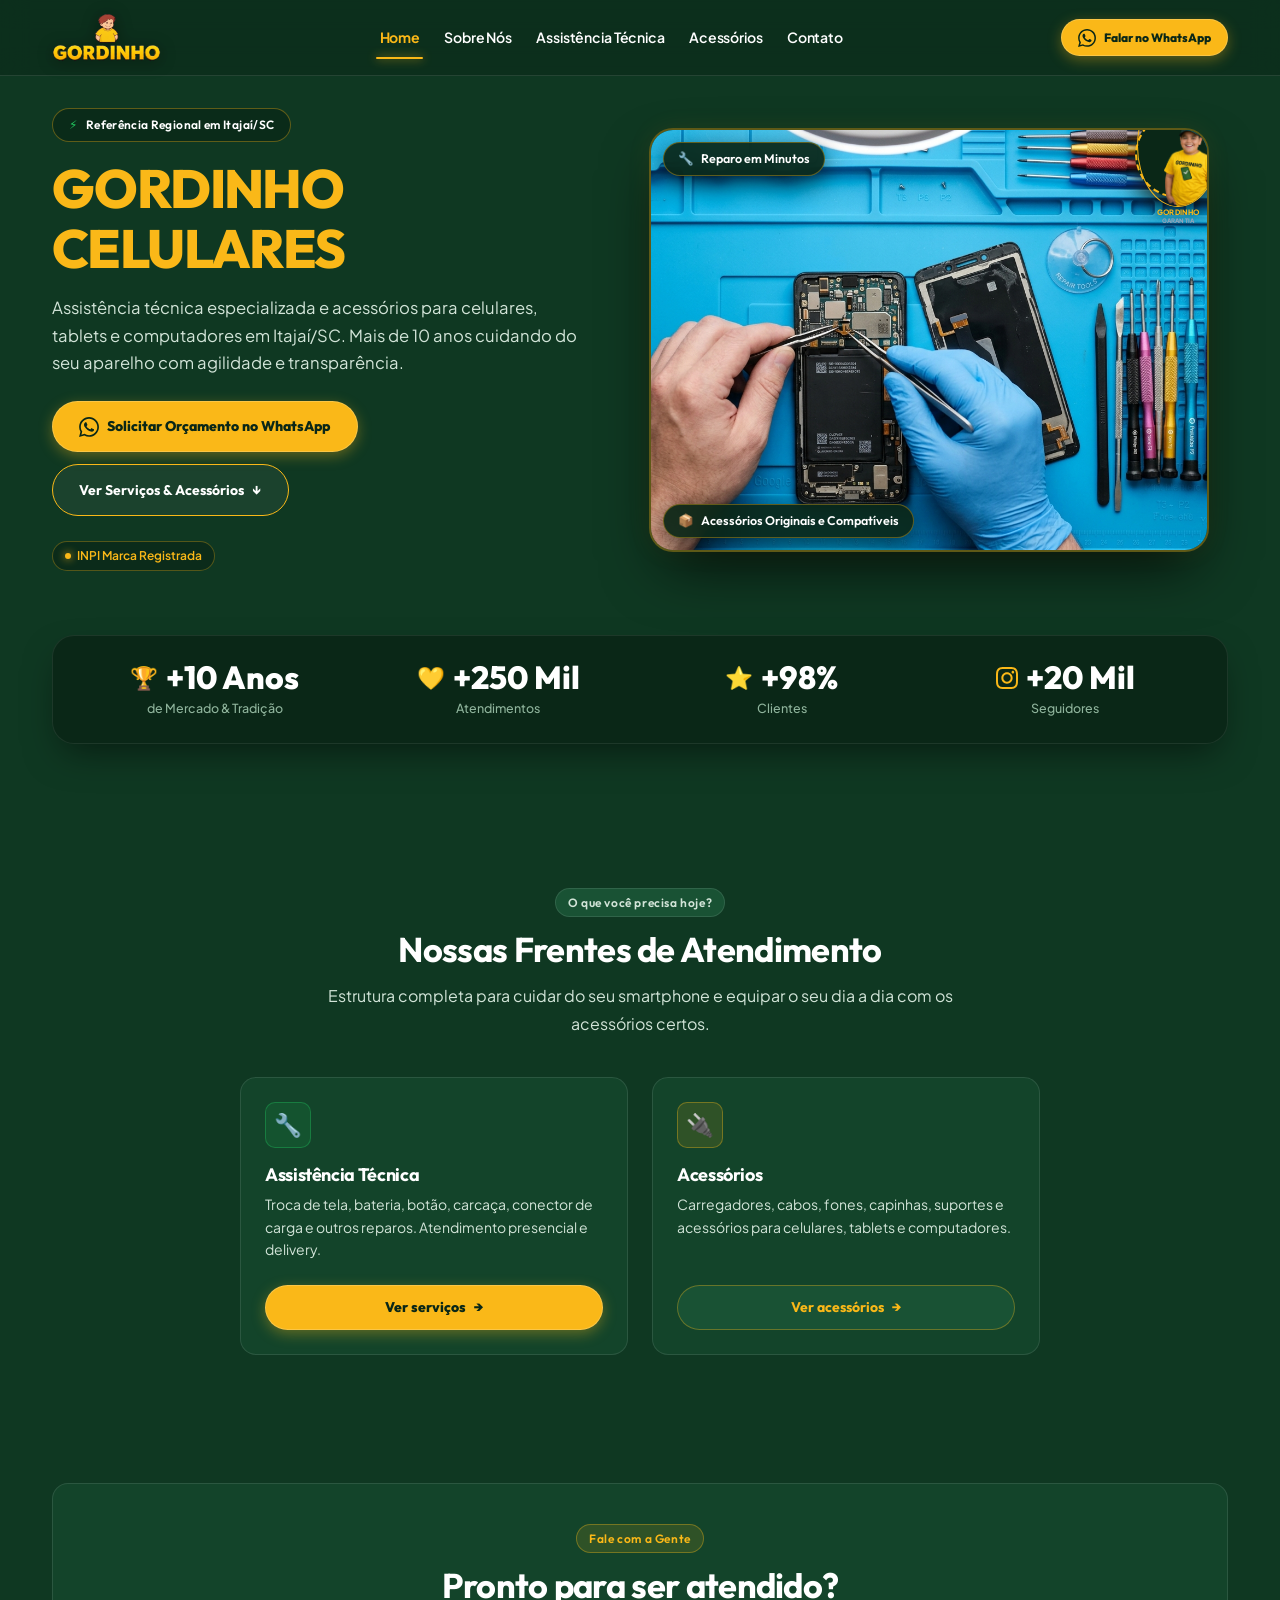
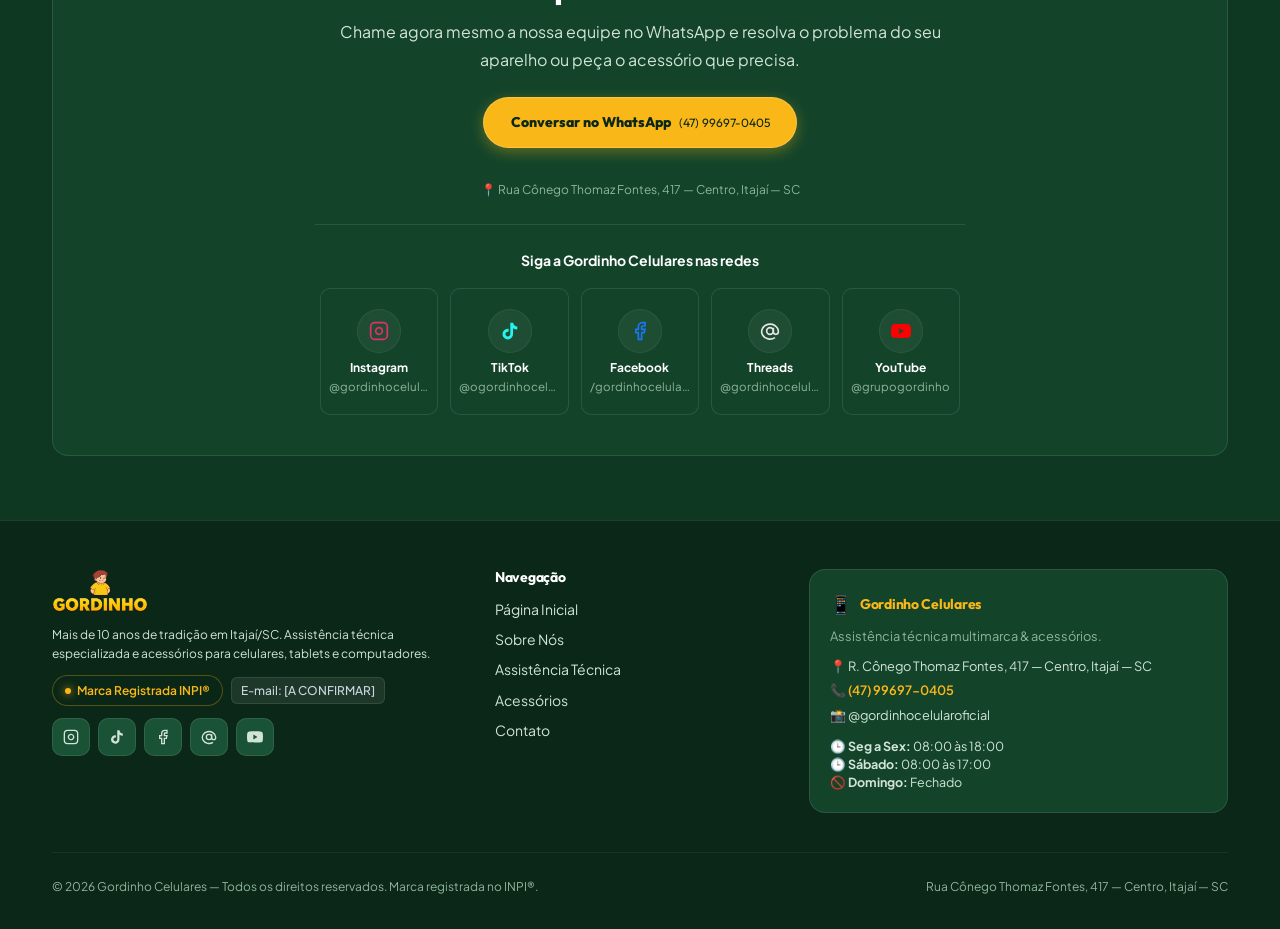
<file: index.html>
<!DOCTYPE html>
<html lang="pt-BR">
<head>
  <meta charset="UTF-8">
  <meta name="viewport" content="width=device-width, initial-scale=1.0">
  <title>Gordinho Celulares | Assistência Técnica &amp; Acessórios em Itajaí/SC</title>
  <meta name="description" content="Assistência técnica especializada e acessórios para celulares, tablets e computadores em Itajaí/SC. +10 anos de mercado e +250 mil atendimentos.">
  <link rel="icon" type="image/png" href="assets/images/favicon.png">
  <link rel="apple-touch-icon" href="assets/images/favicon.png">

  <!-- CSS Design System -->
  <link rel="stylesheet" href="css/variables.css">
  <link rel="stylesheet" href="css/global.css">
  <link rel="stylesheet" href="css/components.css">
  <link rel="stylesheet" href="css/pages.css">

  <!-- Schema.org JSON-LD para Gordinho Celulares -->
  <script type="application/ld+json">
  {
    "@context": "https://schema.org",
    "@type": "LocalBusiness",
    "@id": "https://gordinhocelulares.com.br/#negocio",
    "name": "Gordinho Celulares",
    "description": "Assistência técnica especializada em smartphones e tablets, troca de tela, baterias e venda de acessórios para celulares e computadores.",
    "image": "https://gordinhocelulares.com.br/assets/images/logo.png",
    "telephone": "+5547996970405",
    "openingHoursSpecification": [
      {
        "@type": "OpeningHoursSpecification",
        "dayOfWeek": ["Monday", "Tuesday", "Wednesday", "Thursday", "Friday"],
        "opens": "08:00",
        "closes": "18:00"
      },
      {
        "@type": "OpeningHoursSpecification",
        "dayOfWeek": "Saturday",
        "opens": "08:00",
        "closes": "17:00"
      }
    ],
    "address": {
      "@type": "PostalAddress",
      "streetAddress": "Rua Cônego Thomaz Fontes, 417",
      "addressLocality": "Itajaí",
      "addressRegion": "SC",
      "postalCode": "88301-100",
      "addressCountry": "BR"
    },
    "geo": {
      "@type": "GeoCoordinates",
      "latitude": -26.9079,
      "longitude": -48.6619
    },
    "sameAs": [
      "https://www.instagram.com/gordinhocelularoficial/",
      "https://www.tiktok.com/@ogordinhocelular",
      "https://www.facebook.com/gordinhocelularoficial",
      "https://www.threads.net/@gordinhocelularoficial",
      "https://www.youtube.com/@grupogordinho"
    ]
  }
  </script>
</head>
<body>

  <!-- =========================================================================
       HEADER / NAVBAR
       ========================================================================= -->
  <header class="site-header">
    <div class="container header-container">
      <!-- Brand Logo -->
      <a href="index.html" class="brand-logo" aria-label="Página inicial Gordinho Celulares">
        <img src="assets/images/logo.png" alt="Gordinho Celulares" class="brand-logo-img">
      </a>

      <!-- Desktop Navigation -->
      <nav class="desktop-nav" aria-label="Navegação Principal">
        <a href="index.html" class="nav-link active">Home</a>
        <a href="sobre.html" class="nav-link">Sobre Nós</a>
        <a href="assistencia.html" class="nav-link">Assistência Técnica</a>
        <a href="acessorios.html" class="nav-link">Acessórios</a>
        <a href="contato.html" class="nav-link">Contato</a>
      </nav>

      <!-- Header Actions -->
      <div class="header-actions">
        <a href="https://wa.me/5547996970405?text=Ol%C3%A1%21%20Gostaria%20de%20falar%20com%20o%20Gordinho%20Celulares." target="_blank" rel="noopener noreferrer" class="btn btn-whatsapp btn-sm" aria-label="Falar no WhatsApp">
          <svg width="18" height="18" viewBox="0 0 24 24" fill="currentColor"><path d="M.057 24l1.687-6.163c-1.041-1.804-1.588-3.849-1.587-5.946.003-6.556 5.338-11.891 11.893-11.891 3.181.001 6.167 1.24 8.413 3.488 2.245 2.248 3.481 5.236 3.48 8.414-.003 6.557-5.338 11.892-11.893 11.892-1.99-.001-3.951-.5-5.688-1.448l-6.305 1.654zm6.597-3.807c1.676.995 3.276 1.591 5.392 1.592 5.448 0 9.886-4.434 9.889-9.885.002-5.462-4.415-9.89-9.881-9.892-5.452 0-9.887 4.434-9.889 9.884-.001 2.225.651 3.891 1.746 5.634l-.999 3.648 3.742-.981zm11.387-5.464c-.074-.124-.272-.198-.57-.347-.297-.149-1.758-.868-2.031-.967-.272-.099-.47-.149-.669.149-.198.297-.768.967-.941 1.165-.173.198-.347.223-.644.074-.297-.149-1.255-.462-2.39-1.475-.883-.788-1.48-1.761-1.653-2.059-.173-.297-.018-.458.13-.606.134-.133.297-.347.446-.521.151-.172.2-.296.3-.495.099-.198.05-.372-.025-.521-.075-.148-.669-1.611-.916-2.206-.242-.579-.487-.501-.669-.51l-.57-.01c-.198 0-.52.074-.792.372s-1.04 1.016-1.04 2.479 1.065 2.876 1.213 3.074c.149.198 2.095 3.2 5.076 4.487.709.306 1.263.489 1.694.626.712.226 1.36.194 1.872.118.571-.085 1.758-.719 2.006-1.413.248-.695.248-1.29.173-1.414z"/></svg>
          <span>Falar no WhatsApp</span>
        </a>

        <!-- Mobile Hamburguer Toggle -->
        <button type="button" class="mobile-toggle-btn" id="mobileToggleBtn" aria-label="Abrir menu de navegação" aria-expanded="false" aria-controls="mobileDrawer">
          <span></span>
          <span></span>
          <span></span>
        </button>
      </div>
    </div>
  </header>

  <!-- Mobile Drawer Backdrop -->
  <div class="mobile-drawer-backdrop"></div>

  <!-- Mobile Drawer Menu -->
  <div class="mobile-drawer" id="mobileDrawer">
    <div>
      <div style="margin-bottom: var(--space-6); display: flex; align-items: center; justify-content: space-between;">
        <img src="assets/images/logo.png" alt="Gordinho Celulares" style="height: 48px; width: auto;">
      </div>
      <nav class="mobile-nav-list" aria-label="Navegação Mobile">
        <a href="index.html" class="mobile-nav-link active">Home <span>→</span></a>
        <a href="sobre.html" class="mobile-nav-link">Sobre Nós <span>→</span></a>
        <a href="assistencia.html" class="mobile-nav-link">Assistência Técnica <span>→</span></a>
        <a href="acessorios.html" class="mobile-nav-link">Acessórios <span>→</span></a>
        <a href="contato.html" class="mobile-nav-link">Contato <span>→</span></a>
      </nav>
    </div>

    <div style="padding-top: var(--space-6); border-top: 1px solid var(--border-color);">
      <a href="https://wa.me/5547996970405?text=Ol%C3%A1%21%20Gostaria%20de%20falar%20com%20o%20Gordinho%20Celulares." target="_blank" rel="noopener noreferrer" class="btn btn-whatsapp" style="width: 100%;">
        Falar no WhatsApp
      </a>
    </div>
  </div>

  <main style="flex: 1;">

    <!-- =========================================================================
         1. HERO SECTION
         ========================================================================= -->
    <section class="hero-section">
      <div class="container">
        <div class="hero-grid">

          <!-- Hero Text Content -->
          <div class="hero-content">
            <div class="hero-tag-badge">
              <span style="color: var(--color-accent);">⚡</span>
              <span>Referência Regional em Itajaí/SC</span>
            </div>

            <h1 class="hero-title">
              Gordinho Celulares
            </h1>

            <p class="hero-text">
              Assistência técnica especializada e acessórios para celulares, tablets e computadores em Itajaí/SC. Mais de 10 anos cuidando do seu aparelho com agilidade e transparência.
            </p>

            <div class="hero-actions">
              <a href="https://wa.me/5547996970405?text=Ol%C3%A1%21%20Gostaria%20de%20um%20or%C3%A7amento%20no%20Gordinho%20Celulares." target="_blank" rel="noopener noreferrer" class="btn btn-whatsapp btn-lg" aria-label="Solicitar Orçamento no WhatsApp">
                <svg width="20" height="20" viewBox="0 0 24 24" fill="currentColor"><path d="M.057 24l1.687-6.163c-1.041-1.804-1.588-3.849-1.587-5.946.003-6.556 5.338-11.891 11.893-11.891 3.181.001 6.167 1.24 8.413 3.488 2.245 2.248 3.481 5.236 3.48 8.414-.003 6.557-5.338 11.892-11.893 11.892-1.99-.001-3.951-.5-5.688-1.448l-6.305 1.654zm6.597-3.807c1.676.995 3.276 1.591 5.392 1.592 5.448 0 9.886-4.434 9.889-9.885.002-5.462-4.415-9.89-9.881-9.892-5.452 0-9.887 4.434-9.889 9.884-.001 2.225.651 3.891 1.746 5.634l-.999 3.648 3.742-.981zm11.387-5.464c-.074-.124-.272-.198-.57-.347-.297-.149-1.758-.868-2.031-.967-.272-.099-.47-.149-.669.149-.198.297-.768.967-.941 1.165-.173.198-.347.223-.644.074-.297-.149-1.255-.462-2.39-1.475-.883-.788-1.48-1.761-1.653-2.059-.173-.297-.018-.458.13-.606.134-.133.297-.347.446-.521.151-.172.2-.296.3-.495.099-.198.05-.372-.025-.521-.075-.148-.669-1.611-.916-2.206-.242-.579-.487-.501-.669-.51l-.57-.01c-.198 0-.52.074-.792.372s-1.04 1.016-1.04 2.479 1.065 2.876 1.213 3.074c.149.198 2.095 3.2 5.076 4.487.709.306 1.263.489 1.694.626.712.226 1.36.194 1.872.118.571-.085 1.758-.719 2.006-1.413.248-.695.248-1.29.173-1.414z"/></svg>
                <span>Solicitar Orçamento no WhatsApp</span>
              </a>

              <a href="#frentes" class="btn btn-secondary btn-lg">
                <span>Ver Serviços &amp; Acessórios</span>
                <span>↓</span>
              </a>
            </div>

            <div>
              <span class="badge-inpi">INPI Marca Registrada</span>
            </div>
          </div>

          <!-- Hero Visual (Fotografia Real) -->
          <div class="hero-visual">
            <div class="hero-single-image">
              <img src="assets/images/hero-repair.jpg" alt="Manutenção e assistência técnica especializada de smartphones em bancada profissional" loading="eager">

              <div class="bento-floating-badge badge-pos-top-left">
                <span>🔧</span>
                <span>Reparo em Minutos</span>
              </div>
              <div class="bento-floating-badge badge-pos-bottom-left">
                <span>📦</span>
                <span>Acessórios Originais e Compatíveis</span>
              </div>

              <!-- Selo Circular de Garantia com Mascote -->
              <div class="bento-seal-badge" title="Gordinho Qualidade Garantida">
                <img src="assets/images/mascot.png" alt="Mascote Gordinho" class="bento-seal-img">
                <span class="bento-seal-text">Gordinho</span>
                <span class="bento-seal-text" style="font-size: 0.38rem; color: #94A3B8;">Garantia</span>
              </div>
            </div>
          </div>

        </div>
      </div>
    </section>

    <!-- =========================================================================
         2. SEÇÃO DE NÚMEROS / PROVA SOCIAL
         ========================================================================= -->
    <section class="container" style="margin-bottom: var(--space-20);">
      <div class="proof-strip">
        <div class="proof-grid">

          <!-- Stat 1 -->
          <div class="proof-item">
            <div class="proof-item-header">
              <span class="proof-icon">🏆</span>
              <span class="proof-number">+10 Anos</span>
            </div>
            <div class="proof-label">de Mercado &amp; Tradição</div>
          </div>

          <!-- Stat 2 -->
          <div class="proof-item">
            <div class="proof-item-header">
              <span class="proof-icon" style="color: var(--color-primary);">💛</span>
              <span class="proof-number">+250 Mil</span>
            </div>
            <div class="proof-label">Atendimentos</div>
          </div>

          <!-- Stat 3 -->
          <div class="proof-item">
            <div class="proof-item-header">
              <span class="proof-icon">⭐</span>
              <span class="proof-number">+98%</span>
            </div>
            <div class="proof-label">Clientes</div>
          </div>

          <!-- Stat 4 -->
          <div class="proof-item">
            <div class="proof-item-header">
              <span class="proof-icon" aria-label="Instagram">
                <svg width="22" height="22" viewBox="0 0 24 24" fill="currentColor">
                  <path d="M12 2.163c3.204 0 3.584.012 4.85.07 3.252.148 4.771 1.691 4.919 4.919.058 1.265.069 1.645.069 4.849 0 3.205-.012 3.584-.069 4.849-.149 3.225-1.664 4.771-4.919 4.919-1.266.058-1.644.07-4.85.07-3.204 0-3.584-.012-4.849-.07-3.26-.149-4.771-1.699-4.919-4.92-.058-1.265-.07-1.644-.07-4.849 0-3.204.013-3.583.07-4.849.149-3.227 1.664-4.771 4.919-4.919 1.266-.057 1.645-.069 4.849-.069zm0-2.163c-3.259 0-3.667.014-4.947.072-4.358.2-6.78 2.618-6.98 6.98-.059 1.281-.073 1.689-.073 4.948 0 3.259.014 3.668.072 4.948.2 4.358 2.618 6.78 6.98 6.98 1.281.058 1.689.072 4.948.072 3.259 0 3.668-.014 4.948-.072 4.354-.2 6.782-2.618 6.979-6.98.059-1.28.073-1.689.073-4.948 0-3.259-.014-3.667-.072-4.947-.196-4.354-2.617-6.78-6.979-6.98-1.281-.059-1.69-.073-4.949-.073zm0 5.838c-3.403 0-6.162 2.759-6.162 6.162s2.759 6.163 6.162 6.163 6.162-2.759 6.162-6.163c0-3.403-2.759-6.162-6.162-6.162zm0 10.162c-2.209 0-4-1.79-4-4 0-2.209 1.791-4 4-4s4 1.791 4 4c0 2.21-1.791 4-4 4zm6.406-11.845c-.796 0-1.441.645-1.441 1.44s.645 1.44 1.441 1.44c.795 0 1.439-.645 1.439-1.44s-.644-1.44-1.439-1.44z"/>
                </svg>
              </span>
              <span class="proof-number">+20 Mil</span>
            </div>
            <div class="proof-label">Seguidores</div>
          </div>

        </div>
      </div>
    </section>

    <!-- =========================================================================
         3. AS 2 FRENTES DE ATENDIMENTO
         ========================================================================= -->
    <section id="frentes" class="section">
      <div class="container">

        <div class="section-header">
          <div class="section-tag">O que você precisa hoje?</div>
          <h2 class="section-title">Nossas Frentes de Atendimento</h2>
          <p class="section-subtitle">
            Estrutura completa para cuidar do seu smartphone e equipar o seu dia a dia com os acessórios certos.
          </p>
        </div>

        <div class="entrance-cards-grid cols-2" style="max-width: 800px; margin: 0 auto;">

          <!-- Bloco 1: Assistência Técnica -->
          <div class="entrance-card">
            <div class="entrance-card-body">
              <div class="card-icon-wrapper card-icon-green">🔧</div>
              <h3 class="entrance-card-title">
                Assistência Técnica
              </h3>
              <p class="entrance-card-text">
                Troca de tela, bateria, botão, carcaça, conector de carga e outros reparos. Atendimento presencial e delivery.
              </p>
            </div>
            <div>
              <a href="assistencia.html" class="btn btn-primary" style="width: 100%;">
                <span>Ver serviços</span>
                <span>→</span>
              </a>
            </div>
          </div>

          <!-- Bloco 2: Acessórios -->
          <div class="entrance-card">
            <div class="entrance-card-body">
              <div class="card-icon-wrapper card-icon-yellow">🔌</div>
              <h3 class="entrance-card-title">
                Acessórios
              </h3>
              <p class="entrance-card-text">
                Carregadores, cabos, fones, capinhas, suportes e acessórios para celulares, tablets e computadores.
              </p>
            </div>
            <div>
              <a href="acessorios.html" class="btn btn-accent" style="width: 100%;">
                <span>Ver acessórios</span>
                <span>→</span>
              </a>
            </div>
          </div>

        </div>

      </div>
    </section>

    <!-- =========================================================================
         4. CTA FINAL + REDES SOCIAIS EM DESTAQUE
         ========================================================================= -->
    <section class="section">
      <div class="container">
        <div class="dual-cta-section" style="text-align: center;">

          <div style="max-width: 650px; margin: 0 auto;">
            <div class="section-tag tag-yellow">Fale com a Gente</div>
            <h2 style="margin-bottom: var(--space-3);">Pronto para ser atendido?</h2>
            <p style="font-size: var(--text-base); color: var(--text-secondary); margin-bottom: var(--space-6);">
              Chame agora mesmo a nossa equipe no WhatsApp e resolva o problema do seu aparelho ou peça o acessório que precisa.
            </p>

            <div class="flex items-center justify-center gap-4" style="flex-wrap: wrap; margin-bottom: var(--space-8);">
              <a href="https://wa.me/5547996970405?text=Ol%C3%A1%21%20Gostaria%20de%20um%20or%C3%A7amento%20no%20Gordinho%20Celulares." target="_blank" rel="noopener noreferrer" class="btn btn-whatsapp btn-lg">
                <span>Conversar no WhatsApp</span>
                <span style="font-weight: normal; font-size: var(--text-xs);">(47) 99697-0405</span>
              </a>
            </div>

            <div style="font-size: var(--text-xs); color: var(--text-muted); margin-bottom: var(--space-6);">
              📍 Rua Cônego Thomaz Fontes, 417 — Centro, Itajaí — SC
            </div>

            <!-- Redes Sociais em Evidência -->
            <div style="border-top: 1px solid var(--border-color); padding-top: var(--space-6);">
              <p style="font-size: var(--text-sm); font-weight: 700; color: var(--text-primary); margin-bottom: var(--space-4);">
                Siga a Gordinho Celulares nas redes
              </p>
              <div class="social-proof-row">
                <a href="https://www.instagram.com/gordinhocelularoficial/" target="_blank" rel="noopener noreferrer" class="social-network-card" aria-label="Instagram Gordinho Celulares">
                  <div class="social-network-icon" style="color: #E1306C;">
                    <svg width="20" height="20" viewBox="0 0 24 24" fill="none" stroke="currentColor" stroke-width="2" aria-hidden="true"><rect width="20" height="20" x="2" y="2" rx="5" ry="5"/><path d="M16 11.37A4 4 0 1 1 12.63 8 4 4 0 0 1 16 11.37z"/><line x1="17.5" x2="17.51" y1="6.5" y2="6.5"/></svg>
                  </div>
                  <div class="social-network-title">Instagram</div>
                  <div class="social-network-handle">@gordinhocelularoficial</div>
                </a>
                <a href="https://www.tiktok.com/@ogordinhocelular" target="_blank" rel="noopener noreferrer" class="social-network-card" aria-label="TikTok Gordinho Celulares">
                  <div class="social-network-icon" style="color: #25F4EE;">
                    <svg width="20" height="20" viewBox="0 0 24 24" fill="currentColor" aria-hidden="true"><path d="M19.59 6.69a4.83 4.83 0 0 1-3.77-4.25V2h-3.45v13.67a2.89 2.89 0 0 1-5.2 1.74 2.89 2.89 0 0 1 2.31-4.64c.298-.002.595.042.88.13V9.4a6.33 6.33 0 0 0-.88-.06A6.34 6.34 0 0 0 3 15.68a6.34 6.34 0 0 0 10.82 4.49 6.27 6.27 0 0 0 1.86-4.5V8.55a8.28 8.28 0 0 0 5.07 1.74v-3.6z"/></svg>
                  </div>
                  <div class="social-network-title">TikTok</div>
                  <div class="social-network-handle">@ogordinhocelular</div>
                </a>
                <a href="https://www.facebook.com/gordinhocelularoficial" target="_blank" rel="noopener noreferrer" class="social-network-card" aria-label="Facebook Gordinho Celulares">
                  <div class="social-network-icon" style="color: #1877F2;">
                    <svg width="20" height="20" viewBox="0 0 24 24" fill="none" stroke="currentColor" stroke-width="2" aria-hidden="true"><path d="M18 2h-3a5 5 0 0 0-5 5v3H7v4h3v8h4v-8h3l1-4h-4V7a1 1 0 0 1 1-1h3z"/></svg>
                  </div>
                  <div class="social-network-title">Facebook</div>
                  <div class="social-network-handle">/gordinhocelularoficial</div>
                </a>
                <a href="https://www.threads.net/@gordinhocelularoficial" target="_blank" rel="noopener noreferrer" class="social-network-card" aria-label="Threads Gordinho Celulares">
                  <div class="social-network-icon" style="color: #E5E5E5;">
                    <svg width="20" height="20" viewBox="0 0 24 24" fill="none" stroke="currentColor" stroke-width="2" aria-hidden="true"><circle cx="12" cy="12" r="4"/><path d="M16 8v5a3 3 0 0 0 6 0v-1a10 9 0 1 0-4 8"/></svg>
                  </div>
                  <div class="social-network-title">Threads</div>
                  <div class="social-network-handle">@gordinhocelularoficial</div>
                </a>
                <a href="https://www.youtube.com/@grupogordinho" target="_blank" rel="noopener noreferrer" class="social-network-card" aria-label="YouTube Gordinho Celulares">
                  <div class="social-network-icon" style="color: #FF0000;">
                    <svg width="20" height="20" viewBox="0 0 24 24" fill="currentColor" aria-hidden="true"><path d="M23.498 6.186a3.016 3.016 0 0 0-2.122-2.136C19.505 3.545 12 3.545 12 3.545s-7.505 0-9.377.505A3.016 3.016 0 0 0 .502 6.186 31.36 31.36 0 0 0 0 12a31.36 31.36 0 0 0 .502 5.814 3.016 3.016 0 0 0 2.122 2.136c1.871.505 9.376.505 9.376.505s7.505 0 9.377-.505a3.016 3.016 0 0 0 2.122-2.136A31.36 31.36 0 0 0 24 12a31.36 31.36 0 0 0-.502-5.814zM9.545 15.568V8.432L15.818 12l-6.273 3.568z"/></svg>
                  </div>
                  <div class="social-network-title">YouTube</div>
                  <div class="social-network-handle">@grupogordinho</div>
                </a>
              </div>
            </div>
          </div>

        </div>
      </div>
    </section>

  </main>

  <!-- =========================================================================
       FOOTER
       ========================================================================= -->
  <footer class="site-footer">
    <div class="container">

      <!-- 3 Colunas Balanceadas -->
      <div class="footer-grid">

        <!-- Coluna 1: Informações da Marca -->
        <div>
          <img src="assets/images/logo.png" alt="Gordinho Celulares" style="height: 44px; width: auto; margin-bottom: var(--space-3);">
          <p style="font-size: var(--text-xs); line-height: 1.6; margin-bottom: var(--space-3); color: var(--text-secondary);">
            Mais de 10 anos de tradição em Itajaí/SC. Assistência técnica especializada e acessórios para celulares, tablets e computadores.
          </p>
          <div style="display: flex; gap: var(--space-2); align-items: center; flex-wrap: wrap; margin-bottom: var(--space-3);">
            <span class="badge-inpi">Marca Registrada INPI®</span>
            <span class="badge-confirm">E-mail: [A CONFIRMAR]</span>
          </div>

          <!-- Redes Sociais -->
          <div class="social-links-row" style="margin-top: var(--space-2);">
            <a href="https://www.instagram.com/gordinhocelularoficial/" target="_blank" rel="noopener noreferrer" class="social-btn" title="Instagram" aria-label="Instagram">
              <svg width="16" height="16" viewBox="0 0 24 24" fill="none" stroke="currentColor" stroke-width="2" aria-hidden="true"><rect width="20" height="20" x="2" y="2" rx="5" ry="5"/><path d="M16 11.37A4 4 0 1 1 12.63 8 4 4 0 0 1 16 11.37z"/><line x1="17.5" x2="17.51" y1="6.5" y2="6.5"/></svg>
            </a>
            <a href="https://www.tiktok.com/@ogordinhocelular" target="_blank" rel="noopener noreferrer" class="social-btn" title="TikTok" aria-label="TikTok">
              <svg width="16" height="16" viewBox="0 0 24 24" fill="currentColor" aria-hidden="true"><path d="M19.59 6.69a4.83 4.83 0 0 1-3.77-4.25V2h-3.45v13.67a2.89 2.89 0 0 1-5.2 1.74 2.89 2.89 0 0 1 2.31-4.64c.298-.002.595.042.88.13V9.4a6.33 6.33 0 0 0-.88-.06A6.34 6.34 0 0 0 3 15.68a6.34 6.34 0 0 0 10.82 4.49 6.27 6.27 0 0 0 1.86-4.5V8.55a8.28 8.28 0 0 0 5.07 1.74v-3.6z"/></svg>
            </a>
            <a href="https://www.facebook.com/gordinhocelularoficial" target="_blank" rel="noopener noreferrer" class="social-btn" title="Facebook" aria-label="Facebook">
              <svg width="16" height="16" viewBox="0 0 24 24" fill="none" stroke="currentColor" stroke-width="2" aria-hidden="true"><path d="M18 2h-3a5 5 0 0 0-5 5v3H7v4h3v8h4v-8h3l1-4h-4V7a1 1 0 0 1 1-1h3z"/></svg>
            </a>
            <a href="https://www.threads.net/@gordinhocelularoficial" target="_blank" rel="noopener noreferrer" class="social-btn" title="Threads" aria-label="Threads">
              <svg width="16" height="16" viewBox="0 0 24 24" fill="none" stroke="currentColor" stroke-width="2" aria-hidden="true"><circle cx="12" cy="12" r="4"/><path d="M16 8v5a3 3 0 0 0 6 0v-1a10 9 0 1 0-4 8"/></svg>
            </a>
            <a href="https://www.youtube.com/@grupogordinho" target="_blank" rel="noopener noreferrer" class="social-btn" title="YouTube" aria-label="YouTube">
              <svg width="16" height="16" viewBox="0 0 24 24" fill="currentColor" aria-hidden="true"><path d="M23.498 6.186a3.016 3.016 0 0 0-2.122-2.136C19.505 3.545 12 3.545 12 3.545s-7.505 0-9.377.505A3.016 3.016 0 0 0 .502 6.186 31.36 31.36 0 0 0 0 12a31.36 31.36 0 0 0 .502 5.814 3.016 3.016 0 0 0 2.122 2.136c1.871.505 9.376.505 9.376.505s7.505 0 9.377-.505a3.016 3.016 0 0 0 2.122-2.136A31.36 31.36 0 0 0 24 12a31.36 31.36 0 0 0-.502-5.814zM9.545 15.568V8.432L15.818 12l-6.273 3.568z"/></svg>
            </a>
          </div>
        </div>

        <!-- Coluna 2: Navegação Rápida -->
        <div>
          <h4 style="font-size: var(--text-sm); font-weight: 700; margin-bottom: var(--space-3); color: var(--text-primary);">Navegação</h4>
          <nav class="footer-links-list" aria-label="Navegação do Rodapé">
            <a href="index.html" class="footer-link">Página Inicial</a>
            <a href="sobre.html" class="footer-link">Sobre Nós</a>
            <a href="assistencia.html" class="footer-link">Assistência Técnica</a>
            <a href="acessorios.html" class="footer-link">Acessórios</a>
            <a href="contato.html" class="footer-link">Contato</a>
          </nav>
        </div>

        <!-- Coluna 3: Loja & Contato -->
        <div class="footer-store-box">
          <div style="display: flex; align-items: center; gap: var(--space-2); margin-bottom: var(--space-2);">
            <span style="font-size: 1.1rem;">📱</span>
            <h4 style="font-size: var(--text-sm); font-weight: 700; color: var(--color-primary);">Gordinho Celulares</h4>
          </div>
          <p style="font-size: 0.8rem; color: var(--text-muted); margin-bottom: var(--space-2);">
            Assistência técnica multimarca &amp; acessórios.
          </p>
          <div style="font-size: 0.8rem; margin-bottom: 4px; color: var(--text-secondary);">
            📍 R. Cônego Thomaz Fontes, 417 — Centro, Itajaí — SC
          </div>
          <div style="font-size: 0.8rem; margin-bottom: 4px;">
            📞 <a href="https://wa.me/5547996970405" target="_blank" rel="noopener noreferrer" style="color: var(--color-primary); font-weight: 600;">(47) 99697-0405</a>
          </div>
          <div style="font-size: 0.8rem; margin-bottom: var(--space-2);">
            📸 <a href="https://www.instagram.com/gordinhocelularoficial/" target="_blank" rel="noopener noreferrer" style="color: var(--text-secondary);">@gordinhocelularoficial</a>
          </div>
          <div style="font-size: 0.78rem; color: var(--text-secondary); line-height: 1.45; margin-top: 4px;">
            🕒 <strong>Seg a Sex:</strong> 08:00 às 18:00<br>
            🕒 <strong>Sábado:</strong> 08:00 às 17:00<br>
            🚫 <strong>Domingo:</strong> Fechado
          </div>
        </div>

      </div>

      <!-- Footer Bottom -->
      <div class="footer-bottom">
        <div>
          &copy; 2026 Gordinho Celulares — Todos os direitos reservados. Marca registrada no INPI®.
        </div>
        <div style="display: flex; gap: var(--space-4);">
          <span style="color: var(--text-muted);">Rua Cônego Thomaz Fontes, 417 — Centro, Itajaí — SC</span>
        </div>
      </div>

    </div>
  </footer>

  <!-- Scripts -->
  <script src="js/main.js"></script>
</body>
</html>
</file>
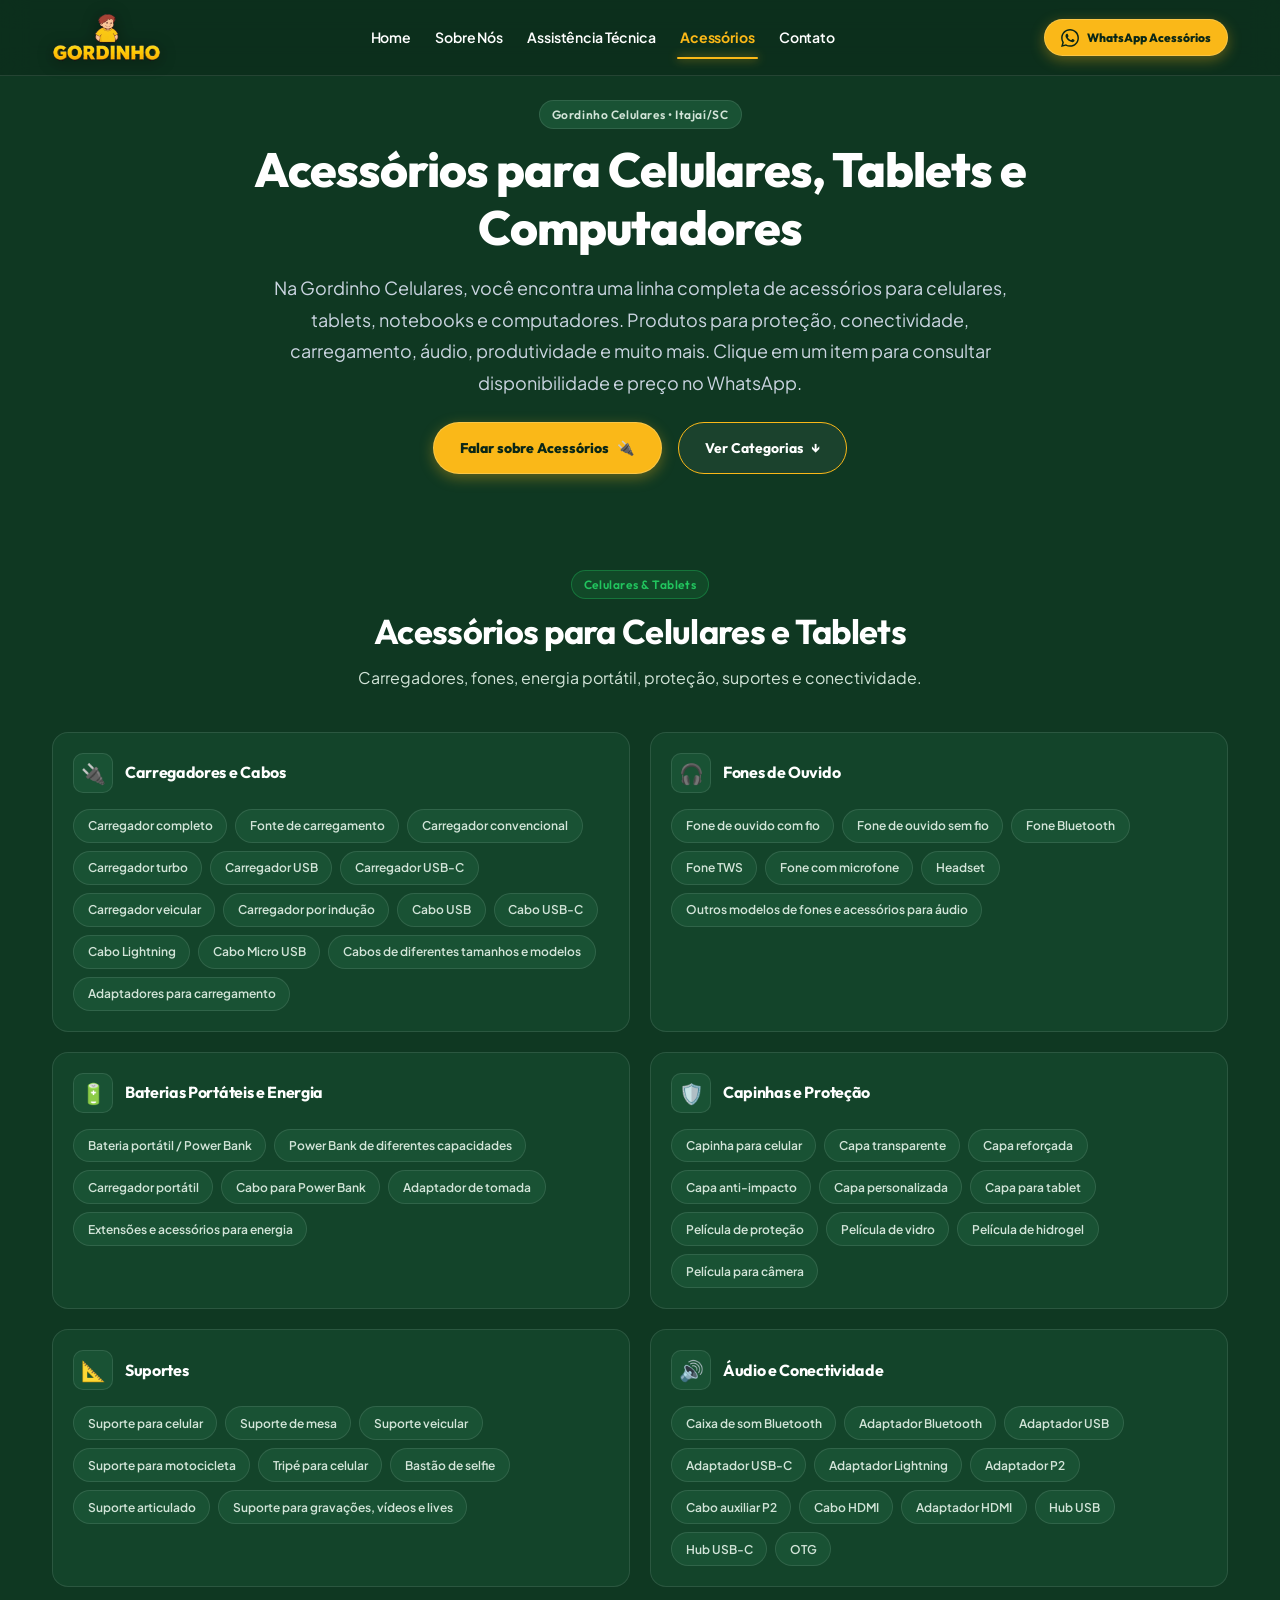
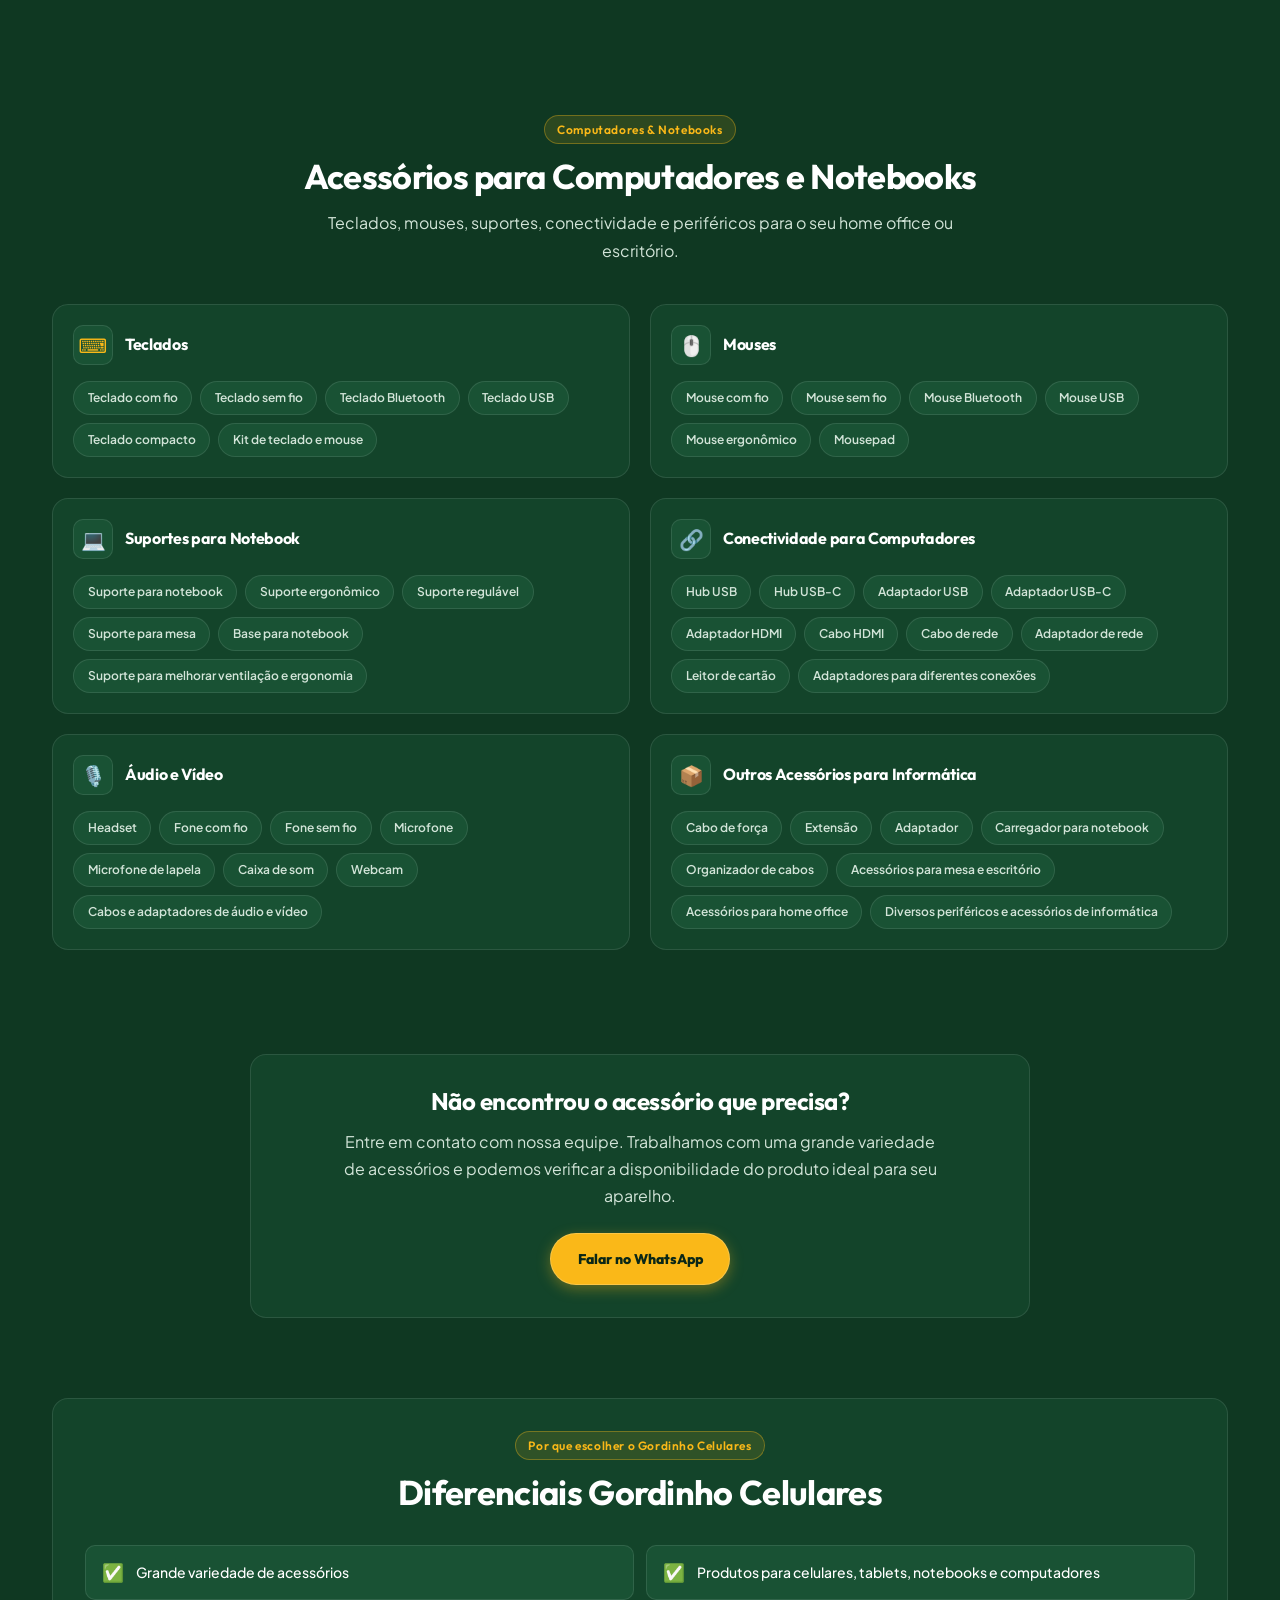
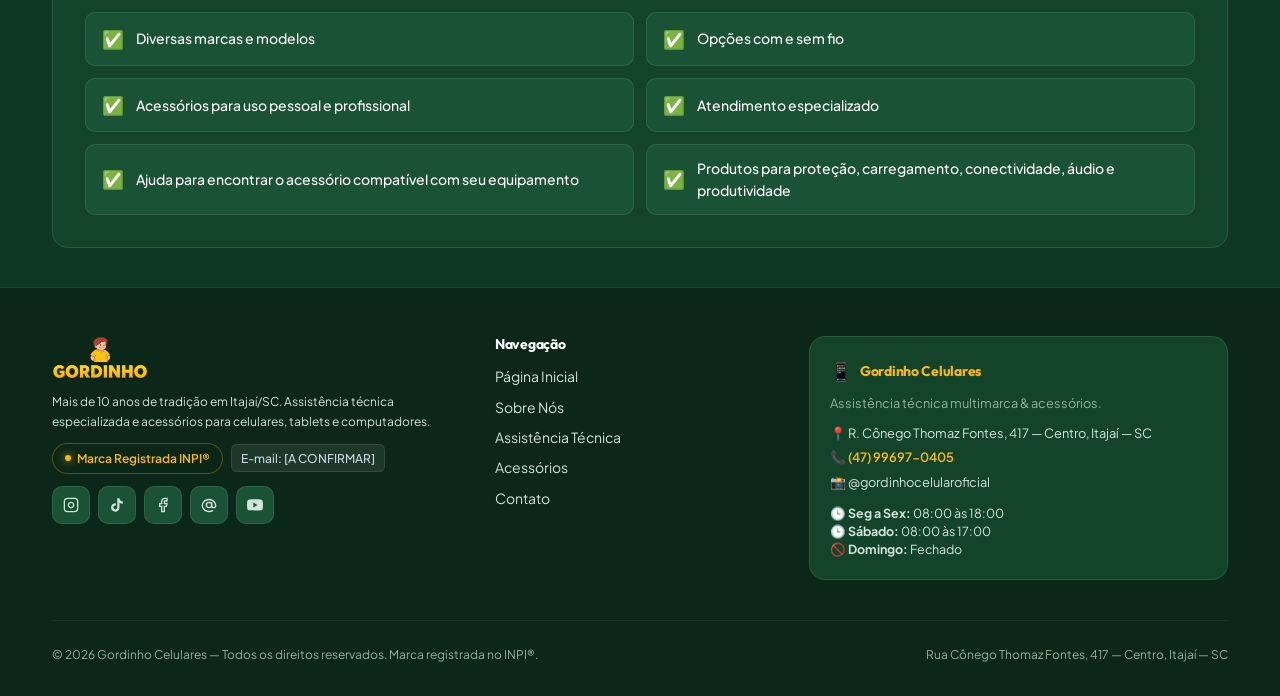
<file: acessorios.html>
<!DOCTYPE html>
<html lang="pt-BR">
<head>
  <meta charset="UTF-8">
  <meta name="viewport" content="width=device-width, initial-scale=1.0">
  <title>Acessórios para Celulares, Tablets e Computadores | Gordinho Celulares</title>
  <meta name="description" content="Linha completa de acessórios para celulares, tablets, notebooks e computadores na Gordinho Celulares em Itajaí/SC: carregadores, fones, capinhas, suportes, teclados, mouses e muito mais.">
  <link rel="icon" type="image/png" href="assets/images/favicon.png">
  <link rel="apple-touch-icon" href="assets/images/favicon.png">

  <!-- CSS Design System -->
  <link rel="stylesheet" href="css/variables.css">
  <link rel="stylesheet" href="css/global.css">
  <link rel="stylesheet" href="css/components.css">
  <link rel="stylesheet" href="css/pages.css">

  <!-- Schema.org JSON-LD para Gordinho Celulares -->
  <script type="application/ld+json">
  {
    "@context": "https://schema.org",
    "@type": "LocalBusiness",
    "@id": "https://gordinhocelulares.com.br/acessorios.html#negocio",
    "name": "Gordinho Celulares — Acessórios",
    "image": "https://gordinhocelulares.com.br/assets/images/logo.png",
    "telephone": "+5547996970405",
    "openingHoursSpecification": [
      {
        "@type": "OpeningHoursSpecification",
        "dayOfWeek": ["Monday", "Tuesday", "Wednesday", "Thursday", "Friday"],
        "opens": "08:00",
        "closes": "18:00"
      },
      {
        "@type": "OpeningHoursSpecification",
        "dayOfWeek": "Saturday",
        "opens": "08:00",
        "closes": "17:00"
      }
    ],
    "address": {
      "@type": "PostalAddress",
      "streetAddress": "Rua Cônego Thomaz Fontes, 417",
      "addressLocality": "Itajaí",
      "addressRegion": "SC",
      "postalCode": "88301-100",
      "addressCountry": "BR"
    },
    "hasOfferCatalog": {
      "@type": "OfferCatalog",
      "name": "Acessórios para Celulares, Tablets e Computadores",
      "itemListElement": [
        { "@type": "OfferCatalog", "name": "Carregadores e Cabos" },
        { "@type": "OfferCatalog", "name": "Fones de Ouvido" },
        { "@type": "OfferCatalog", "name": "Baterias Portáteis e Energia" },
        { "@type": "OfferCatalog", "name": "Capinhas e Proteção" },
        { "@type": "OfferCatalog", "name": "Suportes" },
        { "@type": "OfferCatalog", "name": "Áudio e Conectividade" },
        { "@type": "OfferCatalog", "name": "Teclados" },
        { "@type": "OfferCatalog", "name": "Mouses" },
        { "@type": "OfferCatalog", "name": "Suportes para Notebook" },
        { "@type": "OfferCatalog", "name": "Conectividade para Computadores" },
        { "@type": "OfferCatalog", "name": "Áudio e Vídeo" },
        { "@type": "OfferCatalog", "name": "Outros Acessórios para Informática" }
      ]
    }
  }
  </script>
</head>
<body>

  <!-- =========================================================================
       HEADER / NAVBAR
       ========================================================================= -->
  <header class="site-header">
    <div class="container header-container">
      <a href="index.html" class="brand-logo" aria-label="Página inicial Gordinho Celulares">
        <img src="assets/images/logo.png" alt="Gordinho Celulares" class="brand-logo-img">
      </a>

      <!-- Desktop Navigation -->
      <nav class="desktop-nav" aria-label="Navegação Principal">
        <a href="index.html" class="nav-link">Home</a>
        <a href="sobre.html" class="nav-link">Sobre Nós</a>
        <a href="assistencia.html" class="nav-link">Assistência Técnica</a>
        <a href="acessorios.html" class="nav-link active">Acessórios</a>
        <a href="contato.html" class="nav-link">Contato</a>
      </nav>

      <!-- Header Actions -->
      <div class="header-actions">
        <a href="https://wa.me/5547996970405?text=Ol%C3%A1%21%20Gostaria%20de%20saber%20sobre%20acess%C3%B3rios%20dispon%C3%ADveis." target="_blank" rel="noopener noreferrer" class="btn btn-whatsapp btn-sm" aria-label="Falar sobre acessórios no WhatsApp">
          <svg width="18" height="18" viewBox="0 0 24 24" fill="currentColor"><path d="M.057 24l1.687-6.163c-1.041-1.804-1.588-3.849-1.587-5.946.003-6.556 5.338-11.891 11.893-11.891 3.181.001 6.167 1.24 8.413 3.488 2.245 2.248 3.481 5.236 3.48 8.414-.003 6.557-5.338 11.892-11.893 11.892-1.99-.001-3.951-.5-5.688-1.448l-6.305 1.654zm6.597-3.807c1.676.995 3.276 1.591 5.392 1.592 5.448 0 9.886-4.434 9.889-9.885.002-5.462-4.415-9.89-9.881-9.892-5.452 0-9.887 4.434-9.889 9.884-.001 2.225.651 3.891 1.746 5.634l-.999 3.648 3.742-.981zm11.387-5.464c-.074-.124-.272-.198-.57-.347-.297-.149-1.758-.868-2.031-.967-.272-.099-.47-.149-.669.149-.198.297-.768.967-.941 1.165-.173.198-.347.223-.644.074-.297-.149-1.255-.462-2.39-1.475-.883-.788-1.48-1.761-1.653-2.059-.173-.297-.018-.458.13-.606.134-.133.297-.347.446-.521.151-.172.2-.296.3-.495.099-.198.05-.372-.025-.521-.075-.148-.669-1.611-.916-2.206-.242-.579-.487-.501-.669-.51l-.57-.01c-.198 0-.52.074-.792.372s-1.04 1.016-1.04 2.479 1.065 2.876 1.213 3.074c.149.198 2.095 3.2 5.076 4.487.709.306 1.263.489 1.694.626.712.226 1.36.194 1.872.118.571-.085 1.758-.719 2.006-1.413.248-.695.248-1.29.173-1.414z"/></svg>
          <span>WhatsApp Acessórios</span>
        </a>

        <button type="button" class="mobile-toggle-btn" id="mobileToggleBtn" aria-label="Abrir menu de navegação" aria-expanded="false" aria-controls="mobileDrawer">
          <span></span>
          <span></span>
          <span></span>
        </button>
      </div>
    </div>
  </header>

  <!-- Mobile Drawer Backdrop -->
  <div class="mobile-drawer-backdrop"></div>

  <!-- Mobile Drawer Menu -->
  <div class="mobile-drawer" id="mobileDrawer">
    <div>
      <div style="margin-bottom: var(--space-6); display: flex; align-items: center; justify-content: space-between;">
        <img src="assets/images/logo.png" alt="Gordinho Celulares" style="height: 48px; width: auto;">
      </div>
      <nav class="mobile-nav-list" aria-label="Navegação Mobile">
        <a href="index.html" class="mobile-nav-link">Home <span>→</span></a>
        <a href="sobre.html" class="mobile-nav-link">Sobre Nós <span>→</span></a>
        <a href="assistencia.html" class="mobile-nav-link">Assistência Técnica <span>→</span></a>
        <a href="acessorios.html" class="mobile-nav-link active">Acessórios <span>→</span></a>
        <a href="contato.html" class="mobile-nav-link">Contato <span>→</span></a>
      </nav>
    </div>

    <div style="padding-top: var(--space-6); border-top: 1px solid var(--border-color);">
      <a href="https://wa.me/5547996970405?text=Ol%C3%A1%21%20Gostaria%20de%20saber%20sobre%20acess%C3%B3rios%20dispon%C3%ADveis." target="_blank" rel="noopener noreferrer" class="btn btn-whatsapp" style="width: 100%;">
        Falar sobre Acessórios
      </a>
    </div>
  </div>

  <main style="flex: 1;">

    <!-- =========================================================================
         PAGE HEADER & INTRO
         ========================================================================= -->
    <section class="page-header">
      <div class="container">
        <div class="section-tag">Gordinho Celulares • Itajaí/SC</div>
        <h1 style="margin-bottom: var(--space-4); max-width: 850px; margin-left: auto; margin-right: auto;">
          Acessórios para Celulares, Tablets e Computadores
        </h1>
        <p class="lead" style="max-width: 780px; margin: 0 auto var(--space-6) auto; color: #CBD5E1;">
          Na Gordinho Celulares, você encontra uma linha completa de acessórios para celulares, tablets, notebooks e computadores. Produtos para proteção, conectividade, carregamento, áudio, produtividade e muito mais. Clique em um item para consultar disponibilidade e preço no WhatsApp.
        </p>

        <div class="flex items-center justify-center gap-4" style="flex-wrap: wrap;">
          <a href="https://wa.me/5547996970405?text=Ol%C3%A1%21%20Gostaria%20de%20saber%20sobre%20acess%C3%B3rios%20dispon%C3%ADveis." target="_blank" rel="noopener noreferrer" class="btn btn-primary btn-lg">
            <span>Falar sobre Acessórios</span>
            <span>🔌</span>
          </a>
          <a href="#celular-tablet" class="btn btn-secondary btn-lg">
            <span>Ver Categorias</span>
            <span>↓</span>
          </a>
        </div>
      </div>
    </section>

    <!-- =========================================================================
         ACESSÓRIOS PARA CELULARES E TABLETS
         ========================================================================= -->
    <section id="celular-tablet" class="section">
      <div class="container">

        <div class="section-header">
          <div class="section-tag tag-green">Celulares &amp; Tablets</div>
          <h2 class="section-title">Acessórios para Celulares e Tablets</h2>
          <p class="section-subtitle">
            Carregadores, fones, energia portátil, proteção, suportes e conectividade.
          </p>
        </div>

        <div class="accessory-categories-grid">

        <div class="accessory-category-card">
          <div class="accessory-category-title">
            <span class="accessory-category-icon">🔌</span>
            <h3>Carregadores e Cabos</h3>
          </div>
          <div class="accessory-chip-list">
              <a href="https://wa.me/5547996970405?text=Ol%C3%A1!%20Gostaria%20de%20saber%20sobre%3A%20Carregador%20completo%20%E2%80%94%20disponibilidade%20e%20pre%C3%A7o." target="_blank" rel="noopener noreferrer" class="accessory-chip">Carregador completo</a>
              <a href="https://wa.me/5547996970405?text=Ol%C3%A1!%20Gostaria%20de%20saber%20sobre%3A%20Fonte%20de%20carregamento%20%E2%80%94%20disponibilidade%20e%20pre%C3%A7o." target="_blank" rel="noopener noreferrer" class="accessory-chip">Fonte de carregamento</a>
              <a href="https://wa.me/5547996970405?text=Ol%C3%A1!%20Gostaria%20de%20saber%20sobre%3A%20Carregador%20convencional%20%E2%80%94%20disponibilidade%20e%20pre%C3%A7o." target="_blank" rel="noopener noreferrer" class="accessory-chip">Carregador convencional</a>
              <a href="https://wa.me/5547996970405?text=Ol%C3%A1!%20Gostaria%20de%20saber%20sobre%3A%20Carregador%20turbo%20%E2%80%94%20disponibilidade%20e%20pre%C3%A7o." target="_blank" rel="noopener noreferrer" class="accessory-chip">Carregador turbo</a>
              <a href="https://wa.me/5547996970405?text=Ol%C3%A1!%20Gostaria%20de%20saber%20sobre%3A%20Carregador%20USB%20%E2%80%94%20disponibilidade%20e%20pre%C3%A7o." target="_blank" rel="noopener noreferrer" class="accessory-chip">Carregador USB</a>
              <a href="https://wa.me/5547996970405?text=Ol%C3%A1!%20Gostaria%20de%20saber%20sobre%3A%20Carregador%20USB-C%20%E2%80%94%20disponibilidade%20e%20pre%C3%A7o." target="_blank" rel="noopener noreferrer" class="accessory-chip">Carregador USB-C</a>
              <a href="https://wa.me/5547996970405?text=Ol%C3%A1!%20Gostaria%20de%20saber%20sobre%3A%20Carregador%20veicular%20%E2%80%94%20disponibilidade%20e%20pre%C3%A7o." target="_blank" rel="noopener noreferrer" class="accessory-chip">Carregador veicular</a>
              <a href="https://wa.me/5547996970405?text=Ol%C3%A1!%20Gostaria%20de%20saber%20sobre%3A%20Carregador%20por%20indu%C3%A7%C3%A3o%20%E2%80%94%20disponibilidade%20e%20pre%C3%A7o." target="_blank" rel="noopener noreferrer" class="accessory-chip">Carregador por indução</a>
              <a href="https://wa.me/5547996970405?text=Ol%C3%A1!%20Gostaria%20de%20saber%20sobre%3A%20Cabo%20USB%20%E2%80%94%20disponibilidade%20e%20pre%C3%A7o." target="_blank" rel="noopener noreferrer" class="accessory-chip">Cabo USB</a>
              <a href="https://wa.me/5547996970405?text=Ol%C3%A1!%20Gostaria%20de%20saber%20sobre%3A%20Cabo%20USB-C%20%E2%80%94%20disponibilidade%20e%20pre%C3%A7o." target="_blank" rel="noopener noreferrer" class="accessory-chip">Cabo USB-C</a>
              <a href="https://wa.me/5547996970405?text=Ol%C3%A1!%20Gostaria%20de%20saber%20sobre%3A%20Cabo%20Lightning%20%E2%80%94%20disponibilidade%20e%20pre%C3%A7o." target="_blank" rel="noopener noreferrer" class="accessory-chip">Cabo Lightning</a>
              <a href="https://wa.me/5547996970405?text=Ol%C3%A1!%20Gostaria%20de%20saber%20sobre%3A%20Cabo%20Micro%20USB%20%E2%80%94%20disponibilidade%20e%20pre%C3%A7o." target="_blank" rel="noopener noreferrer" class="accessory-chip">Cabo Micro USB</a>
              <a href="https://wa.me/5547996970405?text=Ol%C3%A1!%20Gostaria%20de%20saber%20sobre%3A%20Cabos%20de%20diferentes%20tamanhos%20e%20modelos%20%E2%80%94%20disponibilidade%20e%20pre%C3%A7o." target="_blank" rel="noopener noreferrer" class="accessory-chip">Cabos de diferentes tamanhos e modelos</a>
              <a href="https://wa.me/5547996970405?text=Ol%C3%A1!%20Gostaria%20de%20saber%20sobre%3A%20Adaptadores%20para%20carregamento%20%E2%80%94%20disponibilidade%20e%20pre%C3%A7o." target="_blank" rel="noopener noreferrer" class="accessory-chip">Adaptadores para carregamento</a>
          </div>
        </div>

        <div class="accessory-category-card">
          <div class="accessory-category-title">
            <span class="accessory-category-icon">🎧</span>
            <h3>Fones de Ouvido</h3>
          </div>
          <div class="accessory-chip-list">
              <a href="https://wa.me/5547996970405?text=Ol%C3%A1!%20Gostaria%20de%20saber%20sobre%3A%20Fone%20de%20ouvido%20com%20fio%20%E2%80%94%20disponibilidade%20e%20pre%C3%A7o." target="_blank" rel="noopener noreferrer" class="accessory-chip">Fone de ouvido com fio</a>
              <a href="https://wa.me/5547996970405?text=Ol%C3%A1!%20Gostaria%20de%20saber%20sobre%3A%20Fone%20de%20ouvido%20sem%20fio%20%E2%80%94%20disponibilidade%20e%20pre%C3%A7o." target="_blank" rel="noopener noreferrer" class="accessory-chip">Fone de ouvido sem fio</a>
              <a href="https://wa.me/5547996970405?text=Ol%C3%A1!%20Gostaria%20de%20saber%20sobre%3A%20Fone%20Bluetooth%20%E2%80%94%20disponibilidade%20e%20pre%C3%A7o." target="_blank" rel="noopener noreferrer" class="accessory-chip">Fone Bluetooth</a>
              <a href="https://wa.me/5547996970405?text=Ol%C3%A1!%20Gostaria%20de%20saber%20sobre%3A%20Fone%20TWS%20%E2%80%94%20disponibilidade%20e%20pre%C3%A7o." target="_blank" rel="noopener noreferrer" class="accessory-chip">Fone TWS</a>
              <a href="https://wa.me/5547996970405?text=Ol%C3%A1!%20Gostaria%20de%20saber%20sobre%3A%20Fone%20com%20microfone%20%E2%80%94%20disponibilidade%20e%20pre%C3%A7o." target="_blank" rel="noopener noreferrer" class="accessory-chip">Fone com microfone</a>
              <a href="https://wa.me/5547996970405?text=Ol%C3%A1!%20Gostaria%20de%20saber%20sobre%3A%20Headset%20%E2%80%94%20disponibilidade%20e%20pre%C3%A7o." target="_blank" rel="noopener noreferrer" class="accessory-chip">Headset</a>
              <a href="https://wa.me/5547996970405?text=Ol%C3%A1!%20Gostaria%20de%20saber%20sobre%3A%20Outros%20modelos%20de%20fones%20e%20acess%C3%B3rios%20para%20%C3%A1udio%20%E2%80%94%20disponibilidade%20e%20pre%C3%A7o." target="_blank" rel="noopener noreferrer" class="accessory-chip">Outros modelos de fones e acessórios para áudio</a>
          </div>
        </div>

        <div class="accessory-category-card">
          <div class="accessory-category-title">
            <span class="accessory-category-icon">🔋</span>
            <h3>Baterias Portáteis e Energia</h3>
          </div>
          <div class="accessory-chip-list">
              <a href="https://wa.me/5547996970405?text=Ol%C3%A1!%20Gostaria%20de%20saber%20sobre%3A%20Bateria%20port%C3%A1til%20%2F%20Power%20Bank%20%E2%80%94%20disponibilidade%20e%20pre%C3%A7o." target="_blank" rel="noopener noreferrer" class="accessory-chip">Bateria portátil / Power Bank</a>
              <a href="https://wa.me/5547996970405?text=Ol%C3%A1!%20Gostaria%20de%20saber%20sobre%3A%20Power%20Bank%20de%20diferentes%20capacidades%20%E2%80%94%20disponibilidade%20e%20pre%C3%A7o." target="_blank" rel="noopener noreferrer" class="accessory-chip">Power Bank de diferentes capacidades</a>
              <a href="https://wa.me/5547996970405?text=Ol%C3%A1!%20Gostaria%20de%20saber%20sobre%3A%20Carregador%20port%C3%A1til%20%E2%80%94%20disponibilidade%20e%20pre%C3%A7o." target="_blank" rel="noopener noreferrer" class="accessory-chip">Carregador portátil</a>
              <a href="https://wa.me/5547996970405?text=Ol%C3%A1!%20Gostaria%20de%20saber%20sobre%3A%20Cabo%20para%20Power%20Bank%20%E2%80%94%20disponibilidade%20e%20pre%C3%A7o." target="_blank" rel="noopener noreferrer" class="accessory-chip">Cabo para Power Bank</a>
              <a href="https://wa.me/5547996970405?text=Ol%C3%A1!%20Gostaria%20de%20saber%20sobre%3A%20Adaptador%20de%20tomada%20%E2%80%94%20disponibilidade%20e%20pre%C3%A7o." target="_blank" rel="noopener noreferrer" class="accessory-chip">Adaptador de tomada</a>
              <a href="https://wa.me/5547996970405?text=Ol%C3%A1!%20Gostaria%20de%20saber%20sobre%3A%20Extens%C3%B5es%20e%20acess%C3%B3rios%20para%20energia%20%E2%80%94%20disponibilidade%20e%20pre%C3%A7o." target="_blank" rel="noopener noreferrer" class="accessory-chip">Extensões e acessórios para energia</a>
          </div>
        </div>

        <div class="accessory-category-card">
          <div class="accessory-category-title">
            <span class="accessory-category-icon">🛡️</span>
            <h3>Capinhas e Proteção</h3>
          </div>
          <div class="accessory-chip-list">
              <a href="https://wa.me/5547996970405?text=Ol%C3%A1!%20Gostaria%20de%20saber%20sobre%3A%20Capinha%20para%20celular%20%E2%80%94%20disponibilidade%20e%20pre%C3%A7o." target="_blank" rel="noopener noreferrer" class="accessory-chip">Capinha para celular</a>
              <a href="https://wa.me/5547996970405?text=Ol%C3%A1!%20Gostaria%20de%20saber%20sobre%3A%20Capa%20transparente%20%E2%80%94%20disponibilidade%20e%20pre%C3%A7o." target="_blank" rel="noopener noreferrer" class="accessory-chip">Capa transparente</a>
              <a href="https://wa.me/5547996970405?text=Ol%C3%A1!%20Gostaria%20de%20saber%20sobre%3A%20Capa%20refor%C3%A7ada%20%E2%80%94%20disponibilidade%20e%20pre%C3%A7o." target="_blank" rel="noopener noreferrer" class="accessory-chip">Capa reforçada</a>
              <a href="https://wa.me/5547996970405?text=Ol%C3%A1!%20Gostaria%20de%20saber%20sobre%3A%20Capa%20anti-impacto%20%E2%80%94%20disponibilidade%20e%20pre%C3%A7o." target="_blank" rel="noopener noreferrer" class="accessory-chip">Capa anti-impacto</a>
              <a href="https://wa.me/5547996970405?text=Ol%C3%A1!%20Gostaria%20de%20saber%20sobre%3A%20Capa%20personalizada%20%E2%80%94%20disponibilidade%20e%20pre%C3%A7o." target="_blank" rel="noopener noreferrer" class="accessory-chip">Capa personalizada</a>
              <a href="https://wa.me/5547996970405?text=Ol%C3%A1!%20Gostaria%20de%20saber%20sobre%3A%20Capa%20para%20tablet%20%E2%80%94%20disponibilidade%20e%20pre%C3%A7o." target="_blank" rel="noopener noreferrer" class="accessory-chip">Capa para tablet</a>
              <a href="https://wa.me/5547996970405?text=Ol%C3%A1!%20Gostaria%20de%20saber%20sobre%3A%20Pel%C3%ADcula%20de%20prote%C3%A7%C3%A3o%20%E2%80%94%20disponibilidade%20e%20pre%C3%A7o." target="_blank" rel="noopener noreferrer" class="accessory-chip">Película de proteção</a>
              <a href="https://wa.me/5547996970405?text=Ol%C3%A1!%20Gostaria%20de%20saber%20sobre%3A%20Pel%C3%ADcula%20de%20vidro%20%E2%80%94%20disponibilidade%20e%20pre%C3%A7o." target="_blank" rel="noopener noreferrer" class="accessory-chip">Película de vidro</a>
              <a href="https://wa.me/5547996970405?text=Ol%C3%A1!%20Gostaria%20de%20saber%20sobre%3A%20Pel%C3%ADcula%20de%20hidrogel%20%E2%80%94%20disponibilidade%20e%20pre%C3%A7o." target="_blank" rel="noopener noreferrer" class="accessory-chip">Película de hidrogel</a>
              <a href="https://wa.me/5547996970405?text=Ol%C3%A1!%20Gostaria%20de%20saber%20sobre%3A%20Pel%C3%ADcula%20para%20c%C3%A2mera%20%E2%80%94%20disponibilidade%20e%20pre%C3%A7o." target="_blank" rel="noopener noreferrer" class="accessory-chip">Película para câmera</a>
          </div>
        </div>

        <div class="accessory-category-card">
          <div class="accessory-category-title">
            <span class="accessory-category-icon">📐</span>
            <h3>Suportes</h3>
          </div>
          <div class="accessory-chip-list">
              <a href="https://wa.me/5547996970405?text=Ol%C3%A1!%20Gostaria%20de%20saber%20sobre%3A%20Suporte%20para%20celular%20%E2%80%94%20disponibilidade%20e%20pre%C3%A7o." target="_blank" rel="noopener noreferrer" class="accessory-chip">Suporte para celular</a>
              <a href="https://wa.me/5547996970405?text=Ol%C3%A1!%20Gostaria%20de%20saber%20sobre%3A%20Suporte%20de%20mesa%20%E2%80%94%20disponibilidade%20e%20pre%C3%A7o." target="_blank" rel="noopener noreferrer" class="accessory-chip">Suporte de mesa</a>
              <a href="https://wa.me/5547996970405?text=Ol%C3%A1!%20Gostaria%20de%20saber%20sobre%3A%20Suporte%20veicular%20%E2%80%94%20disponibilidade%20e%20pre%C3%A7o." target="_blank" rel="noopener noreferrer" class="accessory-chip">Suporte veicular</a>
              <a href="https://wa.me/5547996970405?text=Ol%C3%A1!%20Gostaria%20de%20saber%20sobre%3A%20Suporte%20para%20motocicleta%20%E2%80%94%20disponibilidade%20e%20pre%C3%A7o." target="_blank" rel="noopener noreferrer" class="accessory-chip">Suporte para motocicleta</a>
              <a href="https://wa.me/5547996970405?text=Ol%C3%A1!%20Gostaria%20de%20saber%20sobre%3A%20Trip%C3%A9%20para%20celular%20%E2%80%94%20disponibilidade%20e%20pre%C3%A7o." target="_blank" rel="noopener noreferrer" class="accessory-chip">Tripé para celular</a>
              <a href="https://wa.me/5547996970405?text=Ol%C3%A1!%20Gostaria%20de%20saber%20sobre%3A%20Bast%C3%A3o%20de%20selfie%20%E2%80%94%20disponibilidade%20e%20pre%C3%A7o." target="_blank" rel="noopener noreferrer" class="accessory-chip">Bastão de selfie</a>
              <a href="https://wa.me/5547996970405?text=Ol%C3%A1!%20Gostaria%20de%20saber%20sobre%3A%20Suporte%20articulado%20%E2%80%94%20disponibilidade%20e%20pre%C3%A7o." target="_blank" rel="noopener noreferrer" class="accessory-chip">Suporte articulado</a>
              <a href="https://wa.me/5547996970405?text=Ol%C3%A1!%20Gostaria%20de%20saber%20sobre%3A%20Suporte%20para%20grava%C3%A7%C3%B5es%2C%20v%C3%ADdeos%20e%20lives%20%E2%80%94%20disponibilidade%20e%20pre%C3%A7o." target="_blank" rel="noopener noreferrer" class="accessory-chip">Suporte para gravações, vídeos e lives</a>
          </div>
        </div>

        <div class="accessory-category-card">
          <div class="accessory-category-title">
            <span class="accessory-category-icon">🔊</span>
            <h3>Áudio e Conectividade</h3>
          </div>
          <div class="accessory-chip-list">
              <a href="https://wa.me/5547996970405?text=Ol%C3%A1!%20Gostaria%20de%20saber%20sobre%3A%20Caixa%20de%20som%20Bluetooth%20%E2%80%94%20disponibilidade%20e%20pre%C3%A7o." target="_blank" rel="noopener noreferrer" class="accessory-chip">Caixa de som Bluetooth</a>
              <a href="https://wa.me/5547996970405?text=Ol%C3%A1!%20Gostaria%20de%20saber%20sobre%3A%20Adaptador%20Bluetooth%20%E2%80%94%20disponibilidade%20e%20pre%C3%A7o." target="_blank" rel="noopener noreferrer" class="accessory-chip">Adaptador Bluetooth</a>
              <a href="https://wa.me/5547996970405?text=Ol%C3%A1!%20Gostaria%20de%20saber%20sobre%3A%20Adaptador%20USB%20%E2%80%94%20disponibilidade%20e%20pre%C3%A7o." target="_blank" rel="noopener noreferrer" class="accessory-chip">Adaptador USB</a>
              <a href="https://wa.me/5547996970405?text=Ol%C3%A1!%20Gostaria%20de%20saber%20sobre%3A%20Adaptador%20USB-C%20%E2%80%94%20disponibilidade%20e%20pre%C3%A7o." target="_blank" rel="noopener noreferrer" class="accessory-chip">Adaptador USB-C</a>
              <a href="https://wa.me/5547996970405?text=Ol%C3%A1!%20Gostaria%20de%20saber%20sobre%3A%20Adaptador%20Lightning%20%E2%80%94%20disponibilidade%20e%20pre%C3%A7o." target="_blank" rel="noopener noreferrer" class="accessory-chip">Adaptador Lightning</a>
              <a href="https://wa.me/5547996970405?text=Ol%C3%A1!%20Gostaria%20de%20saber%20sobre%3A%20Adaptador%20P2%20%E2%80%94%20disponibilidade%20e%20pre%C3%A7o." target="_blank" rel="noopener noreferrer" class="accessory-chip">Adaptador P2</a>
              <a href="https://wa.me/5547996970405?text=Ol%C3%A1!%20Gostaria%20de%20saber%20sobre%3A%20Cabo%20auxiliar%20P2%20%E2%80%94%20disponibilidade%20e%20pre%C3%A7o." target="_blank" rel="noopener noreferrer" class="accessory-chip">Cabo auxiliar P2</a>
              <a href="https://wa.me/5547996970405?text=Ol%C3%A1!%20Gostaria%20de%20saber%20sobre%3A%20Cabo%20HDMI%20%E2%80%94%20disponibilidade%20e%20pre%C3%A7o." target="_blank" rel="noopener noreferrer" class="accessory-chip">Cabo HDMI</a>
              <a href="https://wa.me/5547996970405?text=Ol%C3%A1!%20Gostaria%20de%20saber%20sobre%3A%20Adaptador%20HDMI%20%E2%80%94%20disponibilidade%20e%20pre%C3%A7o." target="_blank" rel="noopener noreferrer" class="accessory-chip">Adaptador HDMI</a>
              <a href="https://wa.me/5547996970405?text=Ol%C3%A1!%20Gostaria%20de%20saber%20sobre%3A%20Hub%20USB%20%E2%80%94%20disponibilidade%20e%20pre%C3%A7o." target="_blank" rel="noopener noreferrer" class="accessory-chip">Hub USB</a>
              <a href="https://wa.me/5547996970405?text=Ol%C3%A1!%20Gostaria%20de%20saber%20sobre%3A%20Hub%20USB-C%20%E2%80%94%20disponibilidade%20e%20pre%C3%A7o." target="_blank" rel="noopener noreferrer" class="accessory-chip">Hub USB-C</a>
              <a href="https://wa.me/5547996970405?text=Ol%C3%A1!%20Gostaria%20de%20saber%20sobre%3A%20OTG%20%E2%80%94%20disponibilidade%20e%20pre%C3%A7o." target="_blank" rel="noopener noreferrer" class="accessory-chip">OTG</a>
          </div>
        </div>

        </div>

      </div>
    </section>

    <!-- =========================================================================
         ACESSÓRIOS PARA COMPUTADORES E NOTEBOOKS
         ========================================================================= -->
    <section class="section">
      <div class="container">

        <div class="section-header">
          <div class="section-tag tag-yellow">Computadores &amp; Notebooks</div>
          <h2 class="section-title">Acessórios para Computadores e Notebooks</h2>
          <p class="section-subtitle">
            Teclados, mouses, suportes, conectividade e periféricos para o seu home office ou escritório.
          </p>
        </div>

        <div class="accessory-categories-grid">

        <div class="accessory-category-card">
          <div class="accessory-category-title">
            <span class="accessory-category-icon">⌨️</span>
            <h3>Teclados</h3>
          </div>
          <div class="accessory-chip-list">
              <a href="https://wa.me/5547996970405?text=Ol%C3%A1!%20Gostaria%20de%20saber%20sobre%3A%20Teclado%20com%20fio%20%E2%80%94%20disponibilidade%20e%20pre%C3%A7o." target="_blank" rel="noopener noreferrer" class="accessory-chip">Teclado com fio</a>
              <a href="https://wa.me/5547996970405?text=Ol%C3%A1!%20Gostaria%20de%20saber%20sobre%3A%20Teclado%20sem%20fio%20%E2%80%94%20disponibilidade%20e%20pre%C3%A7o." target="_blank" rel="noopener noreferrer" class="accessory-chip">Teclado sem fio</a>
              <a href="https://wa.me/5547996970405?text=Ol%C3%A1!%20Gostaria%20de%20saber%20sobre%3A%20Teclado%20Bluetooth%20%E2%80%94%20disponibilidade%20e%20pre%C3%A7o." target="_blank" rel="noopener noreferrer" class="accessory-chip">Teclado Bluetooth</a>
              <a href="https://wa.me/5547996970405?text=Ol%C3%A1!%20Gostaria%20de%20saber%20sobre%3A%20Teclado%20USB%20%E2%80%94%20disponibilidade%20e%20pre%C3%A7o." target="_blank" rel="noopener noreferrer" class="accessory-chip">Teclado USB</a>
              <a href="https://wa.me/5547996970405?text=Ol%C3%A1!%20Gostaria%20de%20saber%20sobre%3A%20Teclado%20compacto%20%E2%80%94%20disponibilidade%20e%20pre%C3%A7o." target="_blank" rel="noopener noreferrer" class="accessory-chip">Teclado compacto</a>
              <a href="https://wa.me/5547996970405?text=Ol%C3%A1!%20Gostaria%20de%20saber%20sobre%3A%20Kit%20de%20teclado%20e%20mouse%20%E2%80%94%20disponibilidade%20e%20pre%C3%A7o." target="_blank" rel="noopener noreferrer" class="accessory-chip">Kit de teclado e mouse</a>
          </div>
        </div>

        <div class="accessory-category-card">
          <div class="accessory-category-title">
            <span class="accessory-category-icon">🖱️</span>
            <h3>Mouses</h3>
          </div>
          <div class="accessory-chip-list">
              <a href="https://wa.me/5547996970405?text=Ol%C3%A1!%20Gostaria%20de%20saber%20sobre%3A%20Mouse%20com%20fio%20%E2%80%94%20disponibilidade%20e%20pre%C3%A7o." target="_blank" rel="noopener noreferrer" class="accessory-chip">Mouse com fio</a>
              <a href="https://wa.me/5547996970405?text=Ol%C3%A1!%20Gostaria%20de%20saber%20sobre%3A%20Mouse%20sem%20fio%20%E2%80%94%20disponibilidade%20e%20pre%C3%A7o." target="_blank" rel="noopener noreferrer" class="accessory-chip">Mouse sem fio</a>
              <a href="https://wa.me/5547996970405?text=Ol%C3%A1!%20Gostaria%20de%20saber%20sobre%3A%20Mouse%20Bluetooth%20%E2%80%94%20disponibilidade%20e%20pre%C3%A7o." target="_blank" rel="noopener noreferrer" class="accessory-chip">Mouse Bluetooth</a>
              <a href="https://wa.me/5547996970405?text=Ol%C3%A1!%20Gostaria%20de%20saber%20sobre%3A%20Mouse%20USB%20%E2%80%94%20disponibilidade%20e%20pre%C3%A7o." target="_blank" rel="noopener noreferrer" class="accessory-chip">Mouse USB</a>
              <a href="https://wa.me/5547996970405?text=Ol%C3%A1!%20Gostaria%20de%20saber%20sobre%3A%20Mouse%20ergon%C3%B4mico%20%E2%80%94%20disponibilidade%20e%20pre%C3%A7o." target="_blank" rel="noopener noreferrer" class="accessory-chip">Mouse ergonômico</a>
              <a href="https://wa.me/5547996970405?text=Ol%C3%A1!%20Gostaria%20de%20saber%20sobre%3A%20Mousepad%20%E2%80%94%20disponibilidade%20e%20pre%C3%A7o." target="_blank" rel="noopener noreferrer" class="accessory-chip">Mousepad</a>
          </div>
        </div>

        <div class="accessory-category-card">
          <div class="accessory-category-title">
            <span class="accessory-category-icon">💻</span>
            <h3>Suportes para Notebook</h3>
          </div>
          <div class="accessory-chip-list">
              <a href="https://wa.me/5547996970405?text=Ol%C3%A1!%20Gostaria%20de%20saber%20sobre%3A%20Suporte%20para%20notebook%20%E2%80%94%20disponibilidade%20e%20pre%C3%A7o." target="_blank" rel="noopener noreferrer" class="accessory-chip">Suporte para notebook</a>
              <a href="https://wa.me/5547996970405?text=Ol%C3%A1!%20Gostaria%20de%20saber%20sobre%3A%20Suporte%20ergon%C3%B4mico%20%E2%80%94%20disponibilidade%20e%20pre%C3%A7o." target="_blank" rel="noopener noreferrer" class="accessory-chip">Suporte ergonômico</a>
              <a href="https://wa.me/5547996970405?text=Ol%C3%A1!%20Gostaria%20de%20saber%20sobre%3A%20Suporte%20regul%C3%A1vel%20%E2%80%94%20disponibilidade%20e%20pre%C3%A7o." target="_blank" rel="noopener noreferrer" class="accessory-chip">Suporte regulável</a>
              <a href="https://wa.me/5547996970405?text=Ol%C3%A1!%20Gostaria%20de%20saber%20sobre%3A%20Suporte%20para%20mesa%20%E2%80%94%20disponibilidade%20e%20pre%C3%A7o." target="_blank" rel="noopener noreferrer" class="accessory-chip">Suporte para mesa</a>
              <a href="https://wa.me/5547996970405?text=Ol%C3%A1!%20Gostaria%20de%20saber%20sobre%3A%20Base%20para%20notebook%20%E2%80%94%20disponibilidade%20e%20pre%C3%A7o." target="_blank" rel="noopener noreferrer" class="accessory-chip">Base para notebook</a>
              <a href="https://wa.me/5547996970405?text=Ol%C3%A1!%20Gostaria%20de%20saber%20sobre%3A%20Suporte%20para%20melhorar%20ventila%C3%A7%C3%A3o%20e%20ergonomia%20%E2%80%94%20disponibilidade%20e%20pre%C3%A7o." target="_blank" rel="noopener noreferrer" class="accessory-chip">Suporte para melhorar ventilação e ergonomia</a>
          </div>
        </div>

        <div class="accessory-category-card">
          <div class="accessory-category-title">
            <span class="accessory-category-icon">🔗</span>
            <h3>Conectividade para Computadores</h3>
          </div>
          <div class="accessory-chip-list">
              <a href="https://wa.me/5547996970405?text=Ol%C3%A1!%20Gostaria%20de%20saber%20sobre%3A%20Hub%20USB%20%E2%80%94%20disponibilidade%20e%20pre%C3%A7o." target="_blank" rel="noopener noreferrer" class="accessory-chip">Hub USB</a>
              <a href="https://wa.me/5547996970405?text=Ol%C3%A1!%20Gostaria%20de%20saber%20sobre%3A%20Hub%20USB-C%20%E2%80%94%20disponibilidade%20e%20pre%C3%A7o." target="_blank" rel="noopener noreferrer" class="accessory-chip">Hub USB-C</a>
              <a href="https://wa.me/5547996970405?text=Ol%C3%A1!%20Gostaria%20de%20saber%20sobre%3A%20Adaptador%20USB%20%E2%80%94%20disponibilidade%20e%20pre%C3%A7o." target="_blank" rel="noopener noreferrer" class="accessory-chip">Adaptador USB</a>
              <a href="https://wa.me/5547996970405?text=Ol%C3%A1!%20Gostaria%20de%20saber%20sobre%3A%20Adaptador%20USB-C%20%E2%80%94%20disponibilidade%20e%20pre%C3%A7o." target="_blank" rel="noopener noreferrer" class="accessory-chip">Adaptador USB-C</a>
              <a href="https://wa.me/5547996970405?text=Ol%C3%A1!%20Gostaria%20de%20saber%20sobre%3A%20Adaptador%20HDMI%20%E2%80%94%20disponibilidade%20e%20pre%C3%A7o." target="_blank" rel="noopener noreferrer" class="accessory-chip">Adaptador HDMI</a>
              <a href="https://wa.me/5547996970405?text=Ol%C3%A1!%20Gostaria%20de%20saber%20sobre%3A%20Cabo%20HDMI%20%E2%80%94%20disponibilidade%20e%20pre%C3%A7o." target="_blank" rel="noopener noreferrer" class="accessory-chip">Cabo HDMI</a>
              <a href="https://wa.me/5547996970405?text=Ol%C3%A1!%20Gostaria%20de%20saber%20sobre%3A%20Cabo%20de%20rede%20%E2%80%94%20disponibilidade%20e%20pre%C3%A7o." target="_blank" rel="noopener noreferrer" class="accessory-chip">Cabo de rede</a>
              <a href="https://wa.me/5547996970405?text=Ol%C3%A1!%20Gostaria%20de%20saber%20sobre%3A%20Adaptador%20de%20rede%20%E2%80%94%20disponibilidade%20e%20pre%C3%A7o." target="_blank" rel="noopener noreferrer" class="accessory-chip">Adaptador de rede</a>
              <a href="https://wa.me/5547996970405?text=Ol%C3%A1!%20Gostaria%20de%20saber%20sobre%3A%20Leitor%20de%20cart%C3%A3o%20%E2%80%94%20disponibilidade%20e%20pre%C3%A7o." target="_blank" rel="noopener noreferrer" class="accessory-chip">Leitor de cartão</a>
              <a href="https://wa.me/5547996970405?text=Ol%C3%A1!%20Gostaria%20de%20saber%20sobre%3A%20Adaptadores%20para%20diferentes%20conex%C3%B5es%20%E2%80%94%20disponibilidade%20e%20pre%C3%A7o." target="_blank" rel="noopener noreferrer" class="accessory-chip">Adaptadores para diferentes conexões</a>
          </div>
        </div>

        <div class="accessory-category-card">
          <div class="accessory-category-title">
            <span class="accessory-category-icon">🎙️</span>
            <h3>Áudio e Vídeo</h3>
          </div>
          <div class="accessory-chip-list">
              <a href="https://wa.me/5547996970405?text=Ol%C3%A1!%20Gostaria%20de%20saber%20sobre%3A%20Headset%20%E2%80%94%20disponibilidade%20e%20pre%C3%A7o." target="_blank" rel="noopener noreferrer" class="accessory-chip">Headset</a>
              <a href="https://wa.me/5547996970405?text=Ol%C3%A1!%20Gostaria%20de%20saber%20sobre%3A%20Fone%20com%20fio%20%E2%80%94%20disponibilidade%20e%20pre%C3%A7o." target="_blank" rel="noopener noreferrer" class="accessory-chip">Fone com fio</a>
              <a href="https://wa.me/5547996970405?text=Ol%C3%A1!%20Gostaria%20de%20saber%20sobre%3A%20Fone%20sem%20fio%20%E2%80%94%20disponibilidade%20e%20pre%C3%A7o." target="_blank" rel="noopener noreferrer" class="accessory-chip">Fone sem fio</a>
              <a href="https://wa.me/5547996970405?text=Ol%C3%A1!%20Gostaria%20de%20saber%20sobre%3A%20Microfone%20%E2%80%94%20disponibilidade%20e%20pre%C3%A7o." target="_blank" rel="noopener noreferrer" class="accessory-chip">Microfone</a>
              <a href="https://wa.me/5547996970405?text=Ol%C3%A1!%20Gostaria%20de%20saber%20sobre%3A%20Microfone%20de%20lapela%20%E2%80%94%20disponibilidade%20e%20pre%C3%A7o." target="_blank" rel="noopener noreferrer" class="accessory-chip">Microfone de lapela</a>
              <a href="https://wa.me/5547996970405?text=Ol%C3%A1!%20Gostaria%20de%20saber%20sobre%3A%20Caixa%20de%20som%20%E2%80%94%20disponibilidade%20e%20pre%C3%A7o." target="_blank" rel="noopener noreferrer" class="accessory-chip">Caixa de som</a>
              <a href="https://wa.me/5547996970405?text=Ol%C3%A1!%20Gostaria%20de%20saber%20sobre%3A%20Webcam%20%E2%80%94%20disponibilidade%20e%20pre%C3%A7o." target="_blank" rel="noopener noreferrer" class="accessory-chip">Webcam</a>
              <a href="https://wa.me/5547996970405?text=Ol%C3%A1!%20Gostaria%20de%20saber%20sobre%3A%20Cabos%20e%20adaptadores%20de%20%C3%A1udio%20e%20v%C3%ADdeo%20%E2%80%94%20disponibilidade%20e%20pre%C3%A7o." target="_blank" rel="noopener noreferrer" class="accessory-chip">Cabos e adaptadores de áudio e vídeo</a>
          </div>
        </div>

        <div class="accessory-category-card">
          <div class="accessory-category-title">
            <span class="accessory-category-icon">📦</span>
            <h3>Outros Acessórios para Informática</h3>
          </div>
          <div class="accessory-chip-list">
              <a href="https://wa.me/5547996970405?text=Ol%C3%A1!%20Gostaria%20de%20saber%20sobre%3A%20Cabo%20de%20for%C3%A7a%20%E2%80%94%20disponibilidade%20e%20pre%C3%A7o." target="_blank" rel="noopener noreferrer" class="accessory-chip">Cabo de força</a>
              <a href="https://wa.me/5547996970405?text=Ol%C3%A1!%20Gostaria%20de%20saber%20sobre%3A%20Extens%C3%A3o%20%E2%80%94%20disponibilidade%20e%20pre%C3%A7o." target="_blank" rel="noopener noreferrer" class="accessory-chip">Extensão</a>
              <a href="https://wa.me/5547996970405?text=Ol%C3%A1!%20Gostaria%20de%20saber%20sobre%3A%20Adaptador%20%E2%80%94%20disponibilidade%20e%20pre%C3%A7o." target="_blank" rel="noopener noreferrer" class="accessory-chip">Adaptador</a>
              <a href="https://wa.me/5547996970405?text=Ol%C3%A1!%20Gostaria%20de%20saber%20sobre%3A%20Carregador%20para%20notebook%20%E2%80%94%20disponibilidade%20e%20pre%C3%A7o." target="_blank" rel="noopener noreferrer" class="accessory-chip">Carregador para notebook</a>
              <a href="https://wa.me/5547996970405?text=Ol%C3%A1!%20Gostaria%20de%20saber%20sobre%3A%20Organizador%20de%20cabos%20%E2%80%94%20disponibilidade%20e%20pre%C3%A7o." target="_blank" rel="noopener noreferrer" class="accessory-chip">Organizador de cabos</a>
              <a href="https://wa.me/5547996970405?text=Ol%C3%A1!%20Gostaria%20de%20saber%20sobre%3A%20Acess%C3%B3rios%20para%20mesa%20e%20escrit%C3%B3rio%20%E2%80%94%20disponibilidade%20e%20pre%C3%A7o." target="_blank" rel="noopener noreferrer" class="accessory-chip">Acessórios para mesa e escritório</a>
              <a href="https://wa.me/5547996970405?text=Ol%C3%A1!%20Gostaria%20de%20saber%20sobre%3A%20Acess%C3%B3rios%20para%20home%20office%20%E2%80%94%20disponibilidade%20e%20pre%C3%A7o." target="_blank" rel="noopener noreferrer" class="accessory-chip">Acessórios para home office</a>
              <a href="https://wa.me/5547996970405?text=Ol%C3%A1!%20Gostaria%20de%20saber%20sobre%3A%20Diversos%20perif%C3%A9ricos%20e%20acess%C3%B3rios%20de%20inform%C3%A1tica%20%E2%80%94%20disponibilidade%20e%20pre%C3%A7o." target="_blank" rel="noopener noreferrer" class="accessory-chip">Diversos periféricos e acessórios de informática</a>
          </div>
        </div>

        </div>

      </div>
    </section>

    <!-- =========================================================================
         NÃO ENCONTROU O QUE PRECISA?
         ========================================================================= -->
    <section class="section-sm">
      <div class="container">
        <div class="story-box" style="text-align: center;">
          <h2 style="font-size: var(--text-2xl); margin-bottom: var(--space-3);">Não encontrou o acessório que precisa?</h2>
          <p style="font-size: var(--text-base); margin-bottom: var(--space-6); max-width: 600px; margin-left: auto; margin-right: auto;">
            Entre em contato com nossa equipe. Trabalhamos com uma grande variedade de acessórios e podemos verificar a disponibilidade do produto ideal para seu aparelho.
          </p>
          <a href="https://wa.me/5547996970405?text=Ol%C3%A1%21%20Estou%20procurando%20um%20acess%C3%B3rio%20e%20n%C3%A3o%20encontrei%20na%20lista%20do%20site%3A" target="_blank" rel="noopener noreferrer" class="btn btn-whatsapp btn-lg">
            Falar no WhatsApp
          </a>
        </div>
      </div>
    </section>

    <!-- =========================================================================
         DIFERENCIAIS
         ========================================================================= -->
    <section class="section-sm">
      <div class="container">

        <div class="differentials-box">
          <div class="section-header" style="margin-bottom: var(--space-8);">
            <div class="section-tag tag-yellow">Por que escolher o Gordinho Celulares</div>
            <h2 class="section-title">Diferenciais Gordinho Celulares</h2>
          </div>

          <div class="diff-list">

            <div class="diff-item">
              <span class="diff-item-icon">✅</span>
              <span>Grande variedade de acessórios</span>
            </div>

            <div class="diff-item">
              <span class="diff-item-icon">✅</span>
              <span>Produtos para celulares, tablets, notebooks e computadores</span>
            </div>

            <div class="diff-item">
              <span class="diff-item-icon">✅</span>
              <span>Diversas marcas e modelos</span>
            </div>

            <div class="diff-item">
              <span class="diff-item-icon">✅</span>
              <span>Opções com e sem fio</span>
            </div>

            <div class="diff-item">
              <span class="diff-item-icon">✅</span>
              <span>Acessórios para uso pessoal e profissional</span>
            </div>

            <div class="diff-item">
              <span class="diff-item-icon">✅</span>
              <span>Atendimento especializado</span>
            </div>

            <div class="diff-item">
              <span class="diff-item-icon">✅</span>
              <span>Ajuda para encontrar o acessório compatível com seu equipamento</span>
            </div>

            <div class="diff-item">
              <span class="diff-item-icon">✅</span>
              <span>Produtos para proteção, carregamento, conectividade, áudio e produtividade</span>
            </div>

          </div>
        </div>

      </div>
    </section>

  </main>

  <!-- =========================================================================
       FOOTER
       ========================================================================= -->
  <footer class="site-footer">
    <div class="container">
      <!-- 3 Colunas Balanceadas -->
      <div class="footer-grid">

        <!-- Coluna 1: Informações da Marca -->
        <div>
          <img src="assets/images/logo.png" alt="Gordinho Celulares" style="height: 44px; width: auto; margin-bottom: var(--space-3);">
          <p style="font-size: var(--text-xs); line-height: 1.6; margin-bottom: var(--space-3); color: var(--text-secondary);">
            Mais de 10 anos de tradição em Itajaí/SC. Assistência técnica especializada e acessórios para celulares, tablets e computadores.
          </p>
          <div style="display: flex; gap: var(--space-2); align-items: center; flex-wrap: wrap; margin-bottom: var(--space-3);">
            <span class="badge-inpi">Marca Registrada INPI®</span>
            <span class="badge-confirm">E-mail: [A CONFIRMAR]</span>
          </div>

          <div class="social-links-row" style="margin-top: var(--space-2);">
            <a href="https://www.instagram.com/gordinhocelularoficial/" target="_blank" rel="noopener noreferrer" class="social-btn" title="Instagram" aria-label="Instagram">
              <svg width="16" height="16" viewBox="0 0 24 24" fill="none" stroke="currentColor" stroke-width="2" aria-hidden="true"><rect width="20" height="20" x="2" y="2" rx="5" ry="5"/><path d="M16 11.37A4 4 0 1 1 12.63 8 4 4 0 0 1 16 11.37z"/><line x1="17.5" x2="17.51" y1="6.5" y2="6.5"/></svg>
            </a>
            <a href="https://www.tiktok.com/@ogordinhocelular" target="_blank" rel="noopener noreferrer" class="social-btn" title="TikTok" aria-label="TikTok">
              <svg width="16" height="16" viewBox="0 0 24 24" fill="currentColor" aria-hidden="true"><path d="M19.59 6.69a4.83 4.83 0 0 1-3.77-4.25V2h-3.45v13.67a2.89 2.89 0 0 1-5.2 1.74 2.89 2.89 0 0 1 2.31-4.64c.298-.002.595.042.88.13V9.4a6.33 6.33 0 0 0-.88-.06A6.34 6.34 0 0 0 3 15.68a6.34 6.34 0 0 0 10.82 4.49 6.27 6.27 0 0 0 1.86-4.5V8.55a8.28 8.28 0 0 0 5.07 1.74v-3.6z"/></svg>
            </a>
            <a href="https://www.facebook.com/gordinhocelularoficial" target="_blank" rel="noopener noreferrer" class="social-btn" title="Facebook" aria-label="Facebook">
              <svg width="16" height="16" viewBox="0 0 24 24" fill="none" stroke="currentColor" stroke-width="2" aria-hidden="true"><path d="M18 2h-3a5 5 0 0 0-5 5v3H7v4h3v8h4v-8h3l1-4h-4V7a1 1 0 0 1 1-1h3z"/></svg>
            </a>
            <a href="https://www.threads.net/@gordinhocelularoficial" target="_blank" rel="noopener noreferrer" class="social-btn" title="Threads" aria-label="Threads">
              <svg width="16" height="16" viewBox="0 0 24 24" fill="none" stroke="currentColor" stroke-width="2" aria-hidden="true"><circle cx="12" cy="12" r="4"/><path d="M16 8v5a3 3 0 0 0 6 0v-1a10 9 0 1 0-4 8"/></svg>
            </a>
            <a href="https://www.youtube.com/@grupogordinho" target="_blank" rel="noopener noreferrer" class="social-btn" title="YouTube" aria-label="YouTube">
              <svg width="16" height="16" viewBox="0 0 24 24" fill="currentColor" aria-hidden="true"><path d="M23.498 6.186a3.016 3.016 0 0 0-2.122-2.136C19.505 3.545 12 3.545 12 3.545s-7.505 0-9.377.505A3.016 3.016 0 0 0 .502 6.186 31.36 31.36 0 0 0 0 12a31.36 31.36 0 0 0 .502 5.814 3.016 3.016 0 0 0 2.122 2.136c1.871.505 9.376.505 9.376.505s7.505 0 9.377-.505a3.016 3.016 0 0 0 2.122-2.136A31.36 31.36 0 0 0 24 12a31.36 31.36 0 0 0-.502-5.814zM9.545 15.568V8.432L15.818 12l-6.273 3.568z"/></svg>
            </a>
          </div>
        </div>

        <!-- Coluna 2: Navegação Rápida -->
        <div>
          <h4 style="font-size: var(--text-sm); font-weight: 700; margin-bottom: var(--space-3); color: var(--text-primary);">Navegação</h4>
          <nav class="footer-links-list" aria-label="Navegação do Rodapé">
            <a href="index.html" class="footer-link">Página Inicial</a>
            <a href="sobre.html" class="footer-link">Sobre Nós</a>
            <a href="assistencia.html" class="footer-link">Assistência Técnica</a>
            <a href="acessorios.html" class="footer-link">Acessórios</a>
            <a href="contato.html" class="footer-link">Contato</a>
          </nav>
        </div>

        <!-- Coluna 3: Loja & Contato -->
        <div class="footer-store-box">
          <div style="display: flex; align-items: center; gap: var(--space-2); margin-bottom: var(--space-2);">
            <span style="font-size: 1.1rem;">📱</span>
            <h4 style="font-size: var(--text-sm); font-weight: 700; color: var(--color-primary);">Gordinho Celulares</h4>
          </div>
          <p style="font-size: 0.8rem; color: var(--text-muted); margin-bottom: var(--space-2);">
            Assistência técnica multimarca &amp; acessórios.
          </p>
          <div style="font-size: 0.8rem; margin-bottom: 4px; color: var(--text-secondary);">
            📍 R. Cônego Thomaz Fontes, 417 — Centro, Itajaí — SC
          </div>
          <div style="font-size: 0.8rem; margin-bottom: 4px;">
            📞 <a href="https://wa.me/5547996970405" target="_blank" rel="noopener noreferrer" style="color: var(--color-primary); font-weight: 600;">(47) 99697-0405</a>
          </div>
          <div style="font-size: 0.8rem; margin-bottom: var(--space-2);">
            📸 <a href="https://www.instagram.com/gordinhocelularoficial/" target="_blank" rel="noopener noreferrer" style="color: var(--text-secondary);">@gordinhocelularoficial</a>
          </div>
          <div style="font-size: 0.78rem; color: var(--text-secondary); line-height: 1.45; margin-top: 4px;">
            🕒 <strong>Seg a Sex:</strong> 08:00 às 18:00<br>
            🕒 <strong>Sábado:</strong> 08:00 às 17:00<br>
            🚫 <strong>Domingo:</strong> Fechado
          </div>
        </div>

      </div>

      <div class="footer-bottom">
        <div>
          &copy; 2026 Gordinho Celulares — Todos os direitos reservados. Marca registrada no INPI®.
        </div>
        <div style="display: flex; gap: var(--space-4);">
          <span style="color: var(--text-muted);">Rua Cônego Thomaz Fontes, 417 — Centro, Itajaí — SC</span>
        </div>
      </div>
    </div>
  </footer>

  <!-- Scripts -->
  <script src="js/main.js"></script>
</body>
</html>
</file>
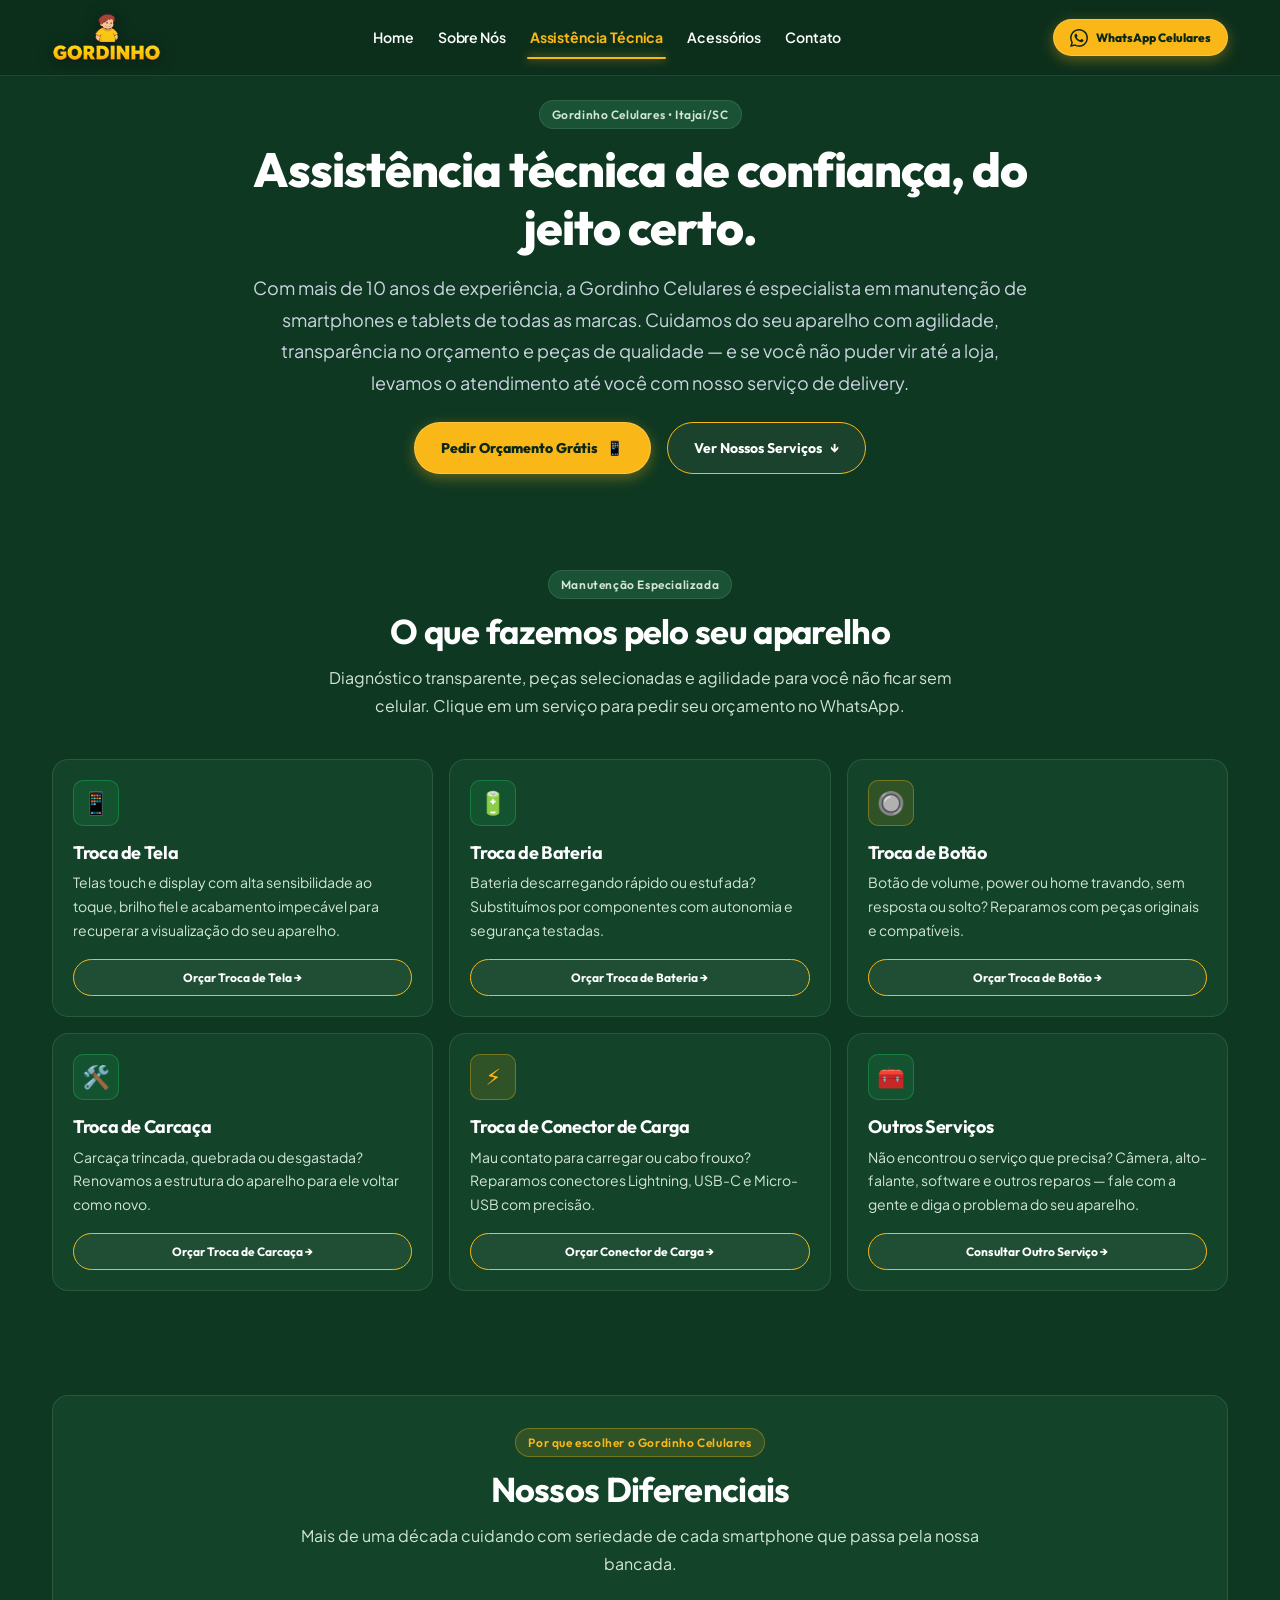
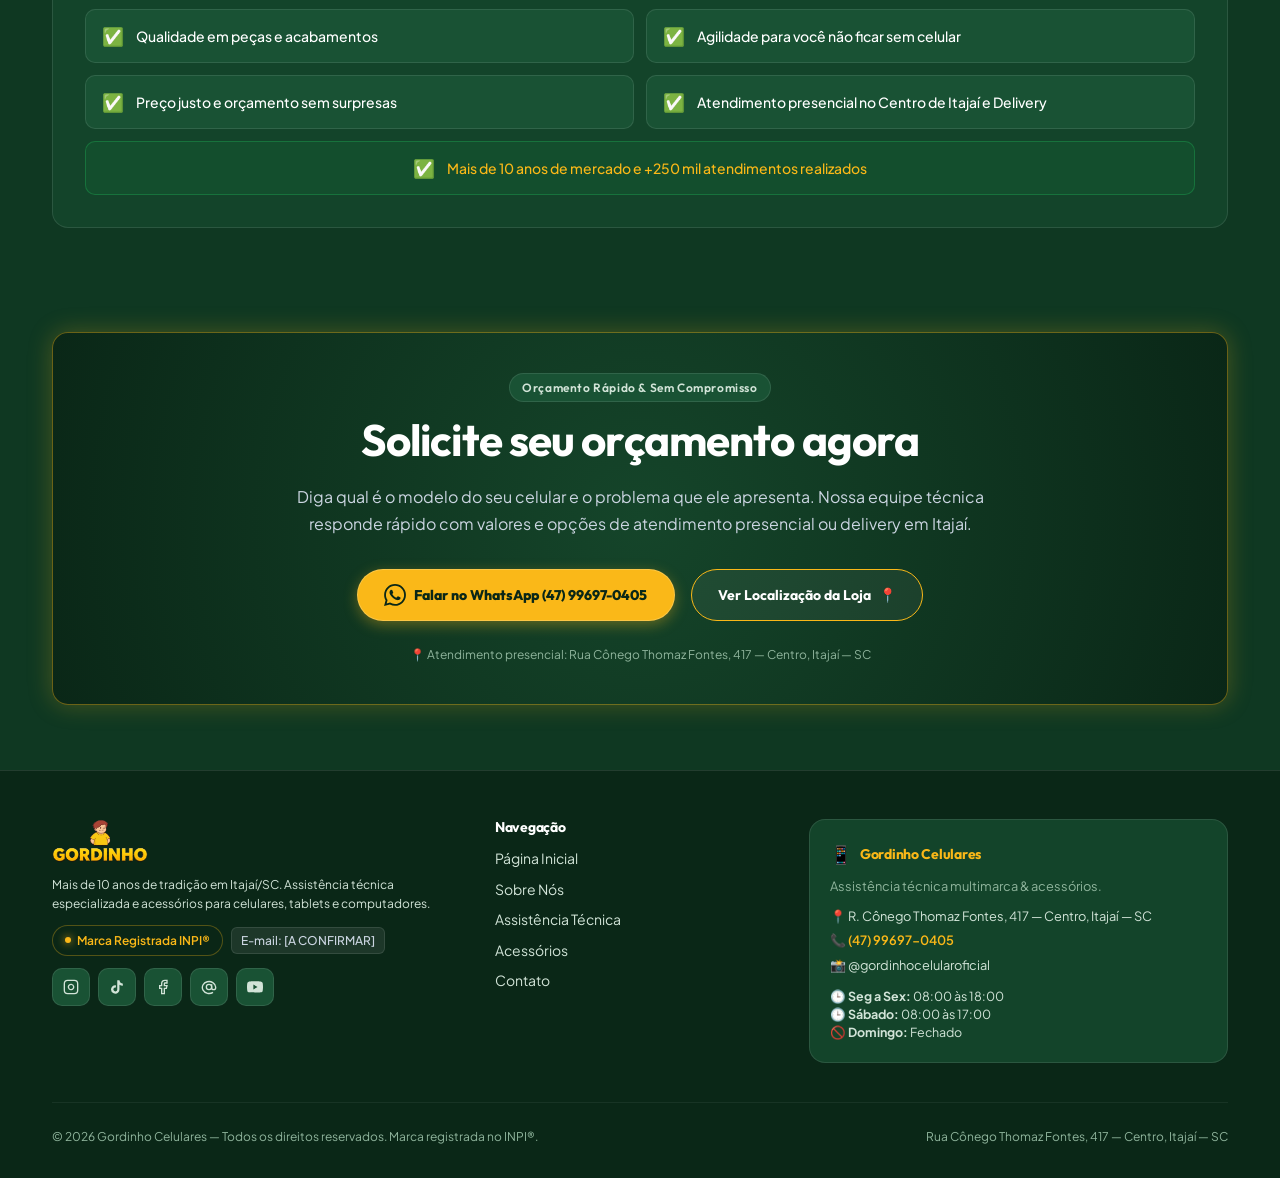
<file: assistencia.html>
<!DOCTYPE html>
<html lang="pt-BR">
<head>
  <meta charset="UTF-8">
  <meta name="viewport" content="width=device-width, initial-scale=1.0">
  <title>Assistência Técnica para Celulares | Gordinho Celulares Itajaí</title>
  <meta name="description" content="Assistência técnica especializada para celulares e tablets em Itajaí/SC. Troca de tela, bateria, botão, carcaça e conector de carga. Atendimento presencial e delivery.">
  <link rel="icon" type="image/png" href="assets/images/favicon.png">
  <link rel="apple-touch-icon" href="assets/images/favicon.png">

  <!-- CSS Design System -->
  <link rel="stylesheet" href="css/variables.css">
  <link rel="stylesheet" href="css/global.css">
  <link rel="stylesheet" href="css/components.css">
  <link rel="stylesheet" href="css/pages.css">

  <!-- Schema.org JSON-LD para Gordinho Celulares -->
  <script type="application/ld+json">
  {
    "@context": "https://schema.org",
    "@type": "LocalBusiness",
    "@id": "https://gordinhocelulares.com.br/assistencia.html#negocio",
    "name": "Gordinho Celulares — Assistência Técnica",
    "image": "https://gordinhocelulares.com.br/assets/images/logo.png",
    "telephone": "+5547996970405",
    "openingHoursSpecification": [
      {
        "@type": "OpeningHoursSpecification",
        "dayOfWeek": ["Monday", "Tuesday", "Wednesday", "Thursday", "Friday"],
        "opens": "08:00",
        "closes": "18:00"
      },
      {
        "@type": "OpeningHoursSpecification",
        "dayOfWeek": "Saturday",
        "opens": "08:00",
        "closes": "17:00"
      }
    ],
    "address": {
      "@type": "PostalAddress",
      "streetAddress": "Rua Cônego Thomaz Fontes, 417",
      "addressLocality": "Itajaí",
      "addressRegion": "SC",
      "postalCode": "88301-100",
      "addressCountry": "BR"
    },
    "hasOfferCatalog": {
      "@type": "OfferCatalog",
      "name": "Serviços de Assistência Técnica",
      "itemListElement": [
        { "@type": "Offer", "itemOffered": { "@type": "Service", "name": "Troca de Tela" } },
        { "@type": "Offer", "itemOffered": { "@type": "Service", "name": "Troca de Bateria" } },
        { "@type": "Offer", "itemOffered": { "@type": "Service", "name": "Troca de Botão" } },
        { "@type": "Offer", "itemOffered": { "@type": "Service", "name": "Troca de Carcaça" } },
        { "@type": "Offer", "itemOffered": { "@type": "Service", "name": "Troca de Conector de Carga" } }
      ]
    }
  }
  </script>
</head>
<body>

  <!-- =========================================================================
       HEADER / NAVBAR
       ========================================================================= -->
  <header class="site-header">
    <div class="container header-container">
      <a href="index.html" class="brand-logo" aria-label="Página inicial Gordinho Celulares">
        <img src="assets/images/logo.png" alt="Gordinho Celulares" class="brand-logo-img">
      </a>

      <!-- Desktop Navigation -->
      <nav class="desktop-nav" aria-label="Navegação Principal">
        <a href="index.html" class="nav-link">Home</a>
        <a href="sobre.html" class="nav-link">Sobre Nós</a>
        <a href="assistencia.html" class="nav-link active">Assistência Técnica</a>
        <a href="acessorios.html" class="nav-link">Acessórios</a>
        <a href="contato.html" class="nav-link">Contato</a>
      </nav>

      <!-- Header Actions -->
      <div class="header-actions">
        <a href="https://wa.me/5547996970405?text=Ol%C3%A1%21%20Gostaria%20de%20um%20or%C3%A7amento%20para%20meu%20celular%20no%20Gordinho%20Celulares." target="_blank" rel="noopener noreferrer" class="btn btn-whatsapp btn-sm" aria-label="Falar com a assistência no WhatsApp">
          <svg width="18" height="18" viewBox="0 0 24 24" fill="currentColor"><path d="M.057 24l1.687-6.163c-1.041-1.804-1.588-3.849-1.587-5.946.003-6.556 5.338-11.891 11.893-11.891 3.181.001 6.167 1.24 8.413 3.488 2.245 2.248 3.481 5.236 3.48 8.414-.003 6.557-5.338 11.892-11.893 11.892-1.99-.001-3.951-.5-5.688-1.448l-6.305 1.654zm6.597-3.807c1.676.995 3.276 1.591 5.392 1.592 5.448 0 9.886-4.434 9.889-9.885.002-5.462-4.415-9.89-9.881-9.892-5.452 0-9.887 4.434-9.889 9.884-.001 2.225.651 3.891 1.746 5.634l-.999 3.648 3.742-.981zm11.387-5.464c-.074-.124-.272-.198-.57-.347-.297-.149-1.758-.868-2.031-.967-.272-.099-.47-.149-.669.149-.198.297-.768.967-.941 1.165-.173.198-.347.223-.644.074-.297-.149-1.255-.462-2.39-1.475-.883-.788-1.48-1.761-1.653-2.059-.173-.297-.018-.458.13-.606.134-.133.297-.347.446-.521.151-.172.2-.296.3-.495.099-.198.05-.372-.025-.521-.075-.148-.669-1.611-.916-2.206-.242-.579-.487-.501-.669-.51l-.57-.01c-.198 0-.52.074-.792.372s-1.04 1.016-1.04 2.479 1.065 2.876 1.213 3.074c.149.198 2.095 3.2 5.076 4.487.709.306 1.263.489 1.694.626.712.226 1.36.194 1.872.118.571-.085 1.758-.719 2.006-1.413.248-.695.248-1.29.173-1.414z"/></svg>
          <span>WhatsApp Celulares</span>
        </a>

        <button type="button" class="mobile-toggle-btn" id="mobileToggleBtn" aria-label="Abrir menu de navegação" aria-expanded="false" aria-controls="mobileDrawer">
          <span></span>
          <span></span>
          <span></span>
        </button>
      </div>
    </div>
  </header>

  <!-- Mobile Drawer Backdrop -->
  <div class="mobile-drawer-backdrop"></div>

  <!-- Mobile Drawer Menu -->
  <div class="mobile-drawer" id="mobileDrawer">
    <div>
      <div style="margin-bottom: var(--space-6); display: flex; align-items: center; justify-content: space-between;">
        <img src="assets/images/logo.png" alt="Gordinho Celulares" style="height: 48px; width: auto;">
      </div>
      <nav class="mobile-nav-list" aria-label="Navegação Mobile">
        <a href="index.html" class="mobile-nav-link">Home <span>→</span></a>
        <a href="sobre.html" class="mobile-nav-link">Sobre Nós <span>→</span></a>
        <a href="assistencia.html" class="mobile-nav-link active">Assistência Técnica <span>→</span></a>
        <a href="acessorios.html" class="mobile-nav-link">Acessórios <span>→</span></a>
        <a href="contato.html" class="mobile-nav-link">Contato <span>→</span></a>
      </nav>
    </div>

    <div style="padding-top: var(--space-6); border-top: 1px solid var(--border-color);">
      <a href="https://wa.me/5547996970405?text=Ol%C3%A1%21%20Gostaria%20de%20um%20or%C3%A7amento%20para%20meu%20celular." target="_blank" rel="noopener noreferrer" class="btn btn-whatsapp" style="width: 100%;">
        Falar com Gordinho Celulares
      </a>
    </div>
  </div>

  <main style="flex: 1;">

    <!-- =========================================================================
         PAGE HEADER & INTRO
         ========================================================================= -->
    <section class="page-header">
      <div class="container">
        <div class="section-tag">Gordinho Celulares • Itajaí/SC</div>
        <h1 style="margin-bottom: var(--space-4); max-width: 850px; margin-left: auto; margin-right: auto;">
          Assistência técnica de confiança, do jeito certo.
        </h1>
        <p class="lead" style="max-width: 780px; margin: 0 auto var(--space-6) auto; color: #CBD5E1;">
          Com mais de 10 anos de experiência, a Gordinho Celulares é especialista em manutenção de smartphones e tablets de todas as marcas. Cuidamos do seu aparelho com agilidade, transparência no orçamento e peças de qualidade — e se você não puder vir até a loja, levamos o atendimento até você com nosso serviço de delivery.
        </p>

        <div class="flex items-center justify-center gap-4" style="flex-wrap: wrap;">
          <a href="https://wa.me/5547996970405?text=Ol%C3%A1%21%20Gostaria%20de%20solicitar%20um%20or%C3%A7amento%20para%20o%20conserto%20do%20meu%20celular." target="_blank" rel="noopener noreferrer" class="btn btn-primary btn-lg">
            <span>Pedir Orçamento Grátis</span>
            <span>📱</span>
          </a>
          <a href="#servicos" class="btn btn-secondary btn-lg">
            <span>Ver Nossos Serviços</span>
            <span>↓</span>
          </a>
        </div>
      </div>
    </section>

    <!-- =========================================================================
         GRID DE SERVIÇOS
         ========================================================================= -->
    <section id="servicos" class="section">
      <div class="container">

        <div class="section-header">
          <div class="section-tag">Manutenção Especializada</div>
          <h2 class="section-title">O que fazemos pelo seu aparelho</h2>
          <p class="section-subtitle">
            Diagnóstico transparente, peças selecionadas e agilidade para você não ficar sem celular. Clique em um serviço para pedir seu orçamento no WhatsApp.
          </p>
        </div>

        <div class="services-tech-grid">

          <!-- Serviço 1: Troca de Tela -->
          <div class="tech-service-card">
            <div>
              <div class="card-icon-wrapper card-icon-green">📱</div>
              <h3 style="font-size: var(--text-lg); margin-bottom: var(--space-2); color: var(--text-primary);">
                Troca de Tela
              </h3>
              <p style="font-size: var(--text-sm); color: var(--text-secondary); margin-bottom: var(--space-4);">
                Telas touch e display com alta sensibilidade ao toque, brilho fiel e acabamento impecável para recuperar a visualização do seu aparelho.
              </p>
            </div>
            <a href="https://wa.me/5547996970405?text=Ol%C3%A1%21%20Gostaria%20de%20um%20or%C3%A7amento%20para%20Troca%20de%20Tela." target="_blank" rel="noopener noreferrer" class="btn btn-secondary btn-sm" style="width: 100%;">
              Orçar Troca de Tela →
            </a>
          </div>

          <!-- Serviço 2: Troca de Bateria -->
          <div class="tech-service-card">
            <div>
              <div class="card-icon-wrapper card-icon-green">🔋</div>
              <h3 style="font-size: var(--text-lg); margin-bottom: var(--space-2); color: var(--text-primary);">
                Troca de Bateria
              </h3>
              <p style="font-size: var(--text-sm); color: var(--text-secondary); margin-bottom: var(--space-4);">
                Bateria descarregando rápido ou estufada? Substituímos por componentes com autonomia e segurança testadas.
              </p>
            </div>
            <a href="https://wa.me/5547996970405?text=Ol%C3%A1%21%20Gostaria%20de%20um%20or%C3%A7amento%20para%20Troca%20de%20Bateria." target="_blank" rel="noopener noreferrer" class="btn btn-secondary btn-sm" style="width: 100%;">
              Orçar Troca de Bateria →
            </a>
          </div>

          <!-- Serviço 3: Troca de Botão -->
          <div class="tech-service-card">
            <div>
              <div class="card-icon-wrapper card-icon-yellow">🔘</div>
              <h3 style="font-size: var(--text-lg); margin-bottom: var(--space-2); color: var(--text-primary);">
                Troca de Botão
              </h3>
              <p style="font-size: var(--text-sm); color: var(--text-secondary); margin-bottom: var(--space-4);">
                Botão de volume, power ou home travando, sem resposta ou solto? Reparamos com peças originais e compatíveis.
              </p>
            </div>
            <a href="https://wa.me/5547996970405?text=Ol%C3%A1%21%20Gostaria%20de%20um%20or%C3%A7amento%20para%20Troca%20de%20Bot%C3%A3o." target="_blank" rel="noopener noreferrer" class="btn btn-secondary btn-sm" style="width: 100%;">
              Orçar Troca de Botão →
            </a>
          </div>

          <!-- Serviço 4: Troca de Carcaça -->
          <div class="tech-service-card">
            <div>
              <div class="card-icon-wrapper card-icon-green">🛠️</div>
              <h3 style="font-size: var(--text-lg); margin-bottom: var(--space-2); color: var(--text-primary);">
                Troca de Carcaça
              </h3>
              <p style="font-size: var(--text-sm); color: var(--text-secondary); margin-bottom: var(--space-4);">
                Carcaça trincada, quebrada ou desgastada? Renovamos a estrutura do aparelho para ele voltar como novo.
              </p>
            </div>
            <a href="https://wa.me/5547996970405?text=Ol%C3%A1%21%20Gostaria%20de%20um%20or%C3%A7amento%20para%20Troca%20de%20Carca%C3%A7a." target="_blank" rel="noopener noreferrer" class="btn btn-secondary btn-sm" style="width: 100%;">
              Orçar Troca de Carcaça →
            </a>
          </div>

          <!-- Serviço 5: Troca de Conector de Carga -->
          <div class="tech-service-card">
            <div>
              <div class="card-icon-wrapper card-icon-yellow">⚡</div>
              <h3 style="font-size: var(--text-lg); margin-bottom: var(--space-2); color: var(--text-primary);">
                Troca de Conector de Carga
              </h3>
              <p style="font-size: var(--text-sm); color: var(--text-secondary); margin-bottom: var(--space-4);">
                Mau contato para carregar ou cabo frouxo? Reparamos conectores Lightning, USB-C e Micro-USB com precisão.
              </p>
            </div>
            <a href="https://wa.me/5547996970405?text=Ol%C3%A1%21%20Gostaria%20de%20um%20or%C3%A7amento%20para%20Conector%20de%20Carga." target="_blank" rel="noopener noreferrer" class="btn btn-secondary btn-sm" style="width: 100%;">
              Orçar Conector de Carga →
            </a>
          </div>

          <!-- Serviço 6: Outros Serviços -->
          <div class="tech-service-card">
            <div>
              <div class="card-icon-wrapper card-icon-green">🧰</div>
              <h3 style="font-size: var(--text-lg); margin-bottom: var(--space-2); color: var(--text-primary);">
                Outros Serviços
              </h3>
              <p style="font-size: var(--text-sm); color: var(--text-secondary); margin-bottom: var(--space-4);">
                Não encontrou o serviço que precisa? Câmera, alto-falante, software e outros reparos — fale com a gente e diga o problema do seu aparelho.
              </p>
            </div>
            <a href="https://wa.me/5547996970405?text=Ol%C3%A1%21%20Gostaria%20de%20saber%20se%20voc%C3%AAs%20fazem%20este%20servi%C3%A7o%20no%20meu%20celular%3A" target="_blank" rel="noopener noreferrer" class="btn btn-secondary btn-sm" style="width: 100%;">
              Consultar Outro Serviço →
            </a>
          </div>

        </div>

      </div>
    </section>

    <!-- =========================================================================
         DIFERENCIAIS
         ========================================================================= -->
    <section class="section-sm">
      <div class="container">

        <div class="differentials-box">
          <div class="section-header" style="margin-bottom: var(--space-8);">
            <div class="section-tag tag-yellow">Por que escolher o Gordinho Celulares</div>
            <h2 class="section-title">Nossos Diferenciais</h2>
            <p class="section-subtitle">
              Mais de uma década cuidando com seriedade de cada smartphone que passa pela nossa bancada.
            </p>
          </div>

          <div class="diff-list">

            <div class="diff-item">
              <span class="diff-item-icon">✅</span>
              <span>Qualidade em peças e acabamentos</span>
            </div>

            <div class="diff-item">
              <span class="diff-item-icon">✅</span>
              <span>Agilidade para você não ficar sem celular</span>
            </div>

            <div class="diff-item">
              <span class="diff-item-icon">✅</span>
              <span>Preço justo e orçamento sem surpresas</span>
            </div>

            <div class="diff-item">
              <span class="diff-item-icon">✅</span>
              <span>Atendimento presencial no Centro de Itajaí e Delivery</span>
            </div>

            <div class="diff-item" style="grid-column: 1 / -1; justify-content: center; background: rgba(34, 197, 94, 0.08); border-color: rgba(34, 197, 94, 0.3);">
              <span class="diff-item-icon">✅</span>
              <span style="color: var(--color-primary);">Mais de 10 anos de mercado e +250 mil atendimentos realizados</span>
            </div>

          </div>
        </div>

      </div>
    </section>

    <!-- =========================================================================
         CTA FORTE NO FIM DA PÁGINA
         ========================================================================= -->
    <section class="section">
      <div class="container">
        <div class="dual-cta-section" style="background: radial-gradient(circle at 50% 50%, #15452a 0%, var(--bg-darker) 100%); border-color: rgba(250, 184, 24, 0.4); box-shadow: var(--shadow-glow);">

          <div style="text-align: center; max-width: 700px; margin: 0 auto;">
            <div class="section-tag">Orçamento Rápido &amp; Sem Compromisso</div>
            <h2 style="margin-bottom: var(--space-4); font-size: clamp(2rem, 4vw, 2.75rem);">
              Solicite seu orçamento agora
            </h2>
            <p style="font-size: var(--text-base); color: #CBD5E1; margin-bottom: var(--space-8);">
              Diga qual é o modelo do seu celular e o problema que ele apresenta. Nossa equipe técnica responde rápido com valores e opções de atendimento presencial ou delivery em Itajaí.
            </p>

            <div class="flex items-center justify-center gap-4" style="flex-wrap: wrap;">
              <a href="https://wa.me/5547996970405?text=Ol%C3%A1%21%20Gostaria%20de%20um%20or%C3%A7amento%20urgente%20no%20Gordinho%20Celulares." target="_blank" rel="noopener noreferrer" class="btn btn-whatsapp btn-lg">
                <svg width="22" height="22" viewBox="0 0 24 24" fill="currentColor"><path d="M.057 24l1.687-6.163c-1.041-1.804-1.588-3.849-1.587-5.946.003-6.556 5.338-11.891 11.893-11.891 3.181.001 6.167 1.24 8.413 3.488 2.245 2.248 3.481 5.236 3.48 8.414-.003 6.557-5.338 11.892-11.893 11.892-1.99-.001-3.951-.5-5.688-1.448l-6.305 1.654zm6.597-3.807c1.676.995 3.276 1.591 5.392 1.592 5.448 0 9.886-4.434 9.889-9.885.002-5.462-4.415-9.89-9.881-9.892-5.452 0-9.887 4.434-9.889 9.884-.001 2.225.651 3.891 1.746 5.634l-.999 3.648 3.742-.981zm11.387-5.464c-.074-.124-.272-.198-.57-.347-.297-.149-1.758-.868-2.031-.967-.272-.099-.47-.149-.669.149-.198.297-.768.967-.941 1.165-.173.198-.347.223-.644.074-.297-.149-1.255-.462-2.39-1.475-.883-.788-1.48-1.761-1.653-2.059-.173-.297-.018-.458.13-.606.134-.133.297-.347.446-.521.151-.172.2-.296.3-.495.099-.198.05-.372-.025-.521-.075-.148-.669-1.611-.916-2.206-.242-.579-.487-.501-.669-.51l-.57-.01c-.198 0-.52.074-.792.372s-1.04 1.016-1.04 2.479 1.065 2.876 1.213 3.074c.149.198 2.095 3.2 5.076 4.487.709.306 1.263.489 1.694.626.712.226 1.36.194 1.872.118.571-.085 1.758-.719 2.006-1.413.248-.695.248-1.29.173-1.414z"/></svg>
                <span>Falar no WhatsApp (47) 99697-0405</span>
              </a>
              <a href="contato.html" class="btn btn-secondary btn-lg">
                <span>Ver Localização da Loja</span>
                <span>📍</span>
              </a>
            </div>

            <div style="margin-top: var(--space-6); font-size: var(--text-xs); color: var(--text-muted);">
              📍 Atendimento presencial: Rua Cônego Thomaz Fontes, 417 — Centro, Itajaí — SC
            </div>
          </div>

        </div>
      </div>
    </section>

  </main>

  <!-- =========================================================================
       FOOTER
       ========================================================================= -->
  <footer class="site-footer">
    <div class="container">
      <!-- 3 Colunas Balanceadas -->
      <div class="footer-grid">

        <!-- Coluna 1: Informações da Marca -->
        <div>
          <img src="assets/images/logo.png" alt="Gordinho Celulares" style="height: 44px; width: auto; margin-bottom: var(--space-3);">
          <p style="font-size: var(--text-xs); line-height: 1.6; margin-bottom: var(--space-3); color: var(--text-secondary);">
            Mais de 10 anos de tradição em Itajaí/SC. Assistência técnica especializada e acessórios para celulares, tablets e computadores.
          </p>
          <div style="display: flex; gap: var(--space-2); align-items: center; flex-wrap: wrap; margin-bottom: var(--space-3);">
            <span class="badge-inpi">Marca Registrada INPI®</span>
            <span class="badge-confirm">E-mail: [A CONFIRMAR]</span>
          </div>

          <div class="social-links-row" style="margin-top: var(--space-2);">
            <a href="https://www.instagram.com/gordinhocelularoficial/" target="_blank" rel="noopener noreferrer" class="social-btn" title="Instagram" aria-label="Instagram">
              <svg width="16" height="16" viewBox="0 0 24 24" fill="none" stroke="currentColor" stroke-width="2" aria-hidden="true"><rect width="20" height="20" x="2" y="2" rx="5" ry="5"/><path d="M16 11.37A4 4 0 1 1 12.63 8 4 4 0 0 1 16 11.37z"/><line x1="17.5" x2="17.51" y1="6.5" y2="6.5"/></svg>
            </a>
            <a href="https://www.tiktok.com/@ogordinhocelular" target="_blank" rel="noopener noreferrer" class="social-btn" title="TikTok" aria-label="TikTok">
              <svg width="16" height="16" viewBox="0 0 24 24" fill="currentColor" aria-hidden="true"><path d="M19.59 6.69a4.83 4.83 0 0 1-3.77-4.25V2h-3.45v13.67a2.89 2.89 0 0 1-5.2 1.74 2.89 2.89 0 0 1 2.31-4.64c.298-.002.595.042.88.13V9.4a6.33 6.33 0 0 0-.88-.06A6.34 6.34 0 0 0 3 15.68a6.34 6.34 0 0 0 10.82 4.49 6.27 6.27 0 0 0 1.86-4.5V8.55a8.28 8.28 0 0 0 5.07 1.74v-3.6z"/></svg>
            </a>
            <a href="https://www.facebook.com/gordinhocelularoficial" target="_blank" rel="noopener noreferrer" class="social-btn" title="Facebook" aria-label="Facebook">
              <svg width="16" height="16" viewBox="0 0 24 24" fill="none" stroke="currentColor" stroke-width="2" aria-hidden="true"><path d="M18 2h-3a5 5 0 0 0-5 5v3H7v4h3v8h4v-8h3l1-4h-4V7a1 1 0 0 1 1-1h3z"/></svg>
            </a>
            <a href="https://www.threads.net/@gordinhocelularoficial" target="_blank" rel="noopener noreferrer" class="social-btn" title="Threads" aria-label="Threads">
              <svg width="16" height="16" viewBox="0 0 24 24" fill="none" stroke="currentColor" stroke-width="2" aria-hidden="true"><circle cx="12" cy="12" r="4"/><path d="M16 8v5a3 3 0 0 0 6 0v-1a10 9 0 1 0-4 8"/></svg>
            </a>
            <a href="https://www.youtube.com/@grupogordinho" target="_blank" rel="noopener noreferrer" class="social-btn" title="YouTube" aria-label="YouTube">
              <svg width="16" height="16" viewBox="0 0 24 24" fill="currentColor" aria-hidden="true"><path d="M23.498 6.186a3.016 3.016 0 0 0-2.122-2.136C19.505 3.545 12 3.545 12 3.545s-7.505 0-9.377.505A3.016 3.016 0 0 0 .502 6.186 31.36 31.36 0 0 0 0 12a31.36 31.36 0 0 0 .502 5.814 3.016 3.016 0 0 0 2.122 2.136c1.871.505 9.376.505 9.376.505s7.505 0 9.377-.505a3.016 3.016 0 0 0 2.122-2.136A31.36 31.36 0 0 0 24 12a31.36 31.36 0 0 0-.502-5.814zM9.545 15.568V8.432L15.818 12l-6.273 3.568z"/></svg>
            </a>
          </div>
        </div>

        <!-- Coluna 2: Navegação Rápida -->
        <div>
          <h4 style="font-size: var(--text-sm); font-weight: 700; margin-bottom: var(--space-3); color: var(--text-primary);">Navegação</h4>
          <nav class="footer-links-list" aria-label="Navegação do Rodapé">
            <a href="index.html" class="footer-link">Página Inicial</a>
            <a href="sobre.html" class="footer-link">Sobre Nós</a>
            <a href="assistencia.html" class="footer-link">Assistência Técnica</a>
            <a href="acessorios.html" class="footer-link">Acessórios</a>
            <a href="contato.html" class="footer-link">Contato</a>
          </nav>
        </div>

        <!-- Coluna 3: Loja & Contato -->
        <div class="footer-store-box">
          <div style="display: flex; align-items: center; gap: var(--space-2); margin-bottom: var(--space-2);">
            <span style="font-size: 1.1rem;">📱</span>
            <h4 style="font-size: var(--text-sm); font-weight: 700; color: var(--color-primary);">Gordinho Celulares</h4>
          </div>
          <p style="font-size: 0.8rem; color: var(--text-muted); margin-bottom: var(--space-2);">
            Assistência técnica multimarca &amp; acessórios.
          </p>
          <div style="font-size: 0.8rem; margin-bottom: 4px; color: var(--text-secondary);">
            📍 R. Cônego Thomaz Fontes, 417 — Centro, Itajaí — SC
          </div>
          <div style="font-size: 0.8rem; margin-bottom: 4px;">
            📞 <a href="https://wa.me/5547996970405" target="_blank" rel="noopener noreferrer" style="color: var(--color-primary); font-weight: 600;">(47) 99697-0405</a>
          </div>
          <div style="font-size: 0.8rem; margin-bottom: var(--space-2);">
            📸 <a href="https://www.instagram.com/gordinhocelularoficial/" target="_blank" rel="noopener noreferrer" style="color: var(--text-secondary);">@gordinhocelularoficial</a>
          </div>
          <div style="font-size: 0.78rem; color: var(--text-secondary); line-height: 1.45; margin-top: 4px;">
            🕒 <strong>Seg a Sex:</strong> 08:00 às 18:00<br>
            🕒 <strong>Sábado:</strong> 08:00 às 17:00<br>
            🚫 <strong>Domingo:</strong> Fechado
          </div>
        </div>

      </div>

      <div class="footer-bottom">
        <div>
          &copy; 2026 Gordinho Celulares — Todos os direitos reservados. Marca registrada no INPI®.
        </div>
        <div style="display: flex; gap: var(--space-4);">
          <span style="color: var(--text-muted);">Rua Cônego Thomaz Fontes, 417 — Centro, Itajaí — SC</span>
        </div>
      </div>
    </div>
  </footer>

  <!-- Scripts -->
  <script src="js/main.js"></script>
</body>
</html>
</file>
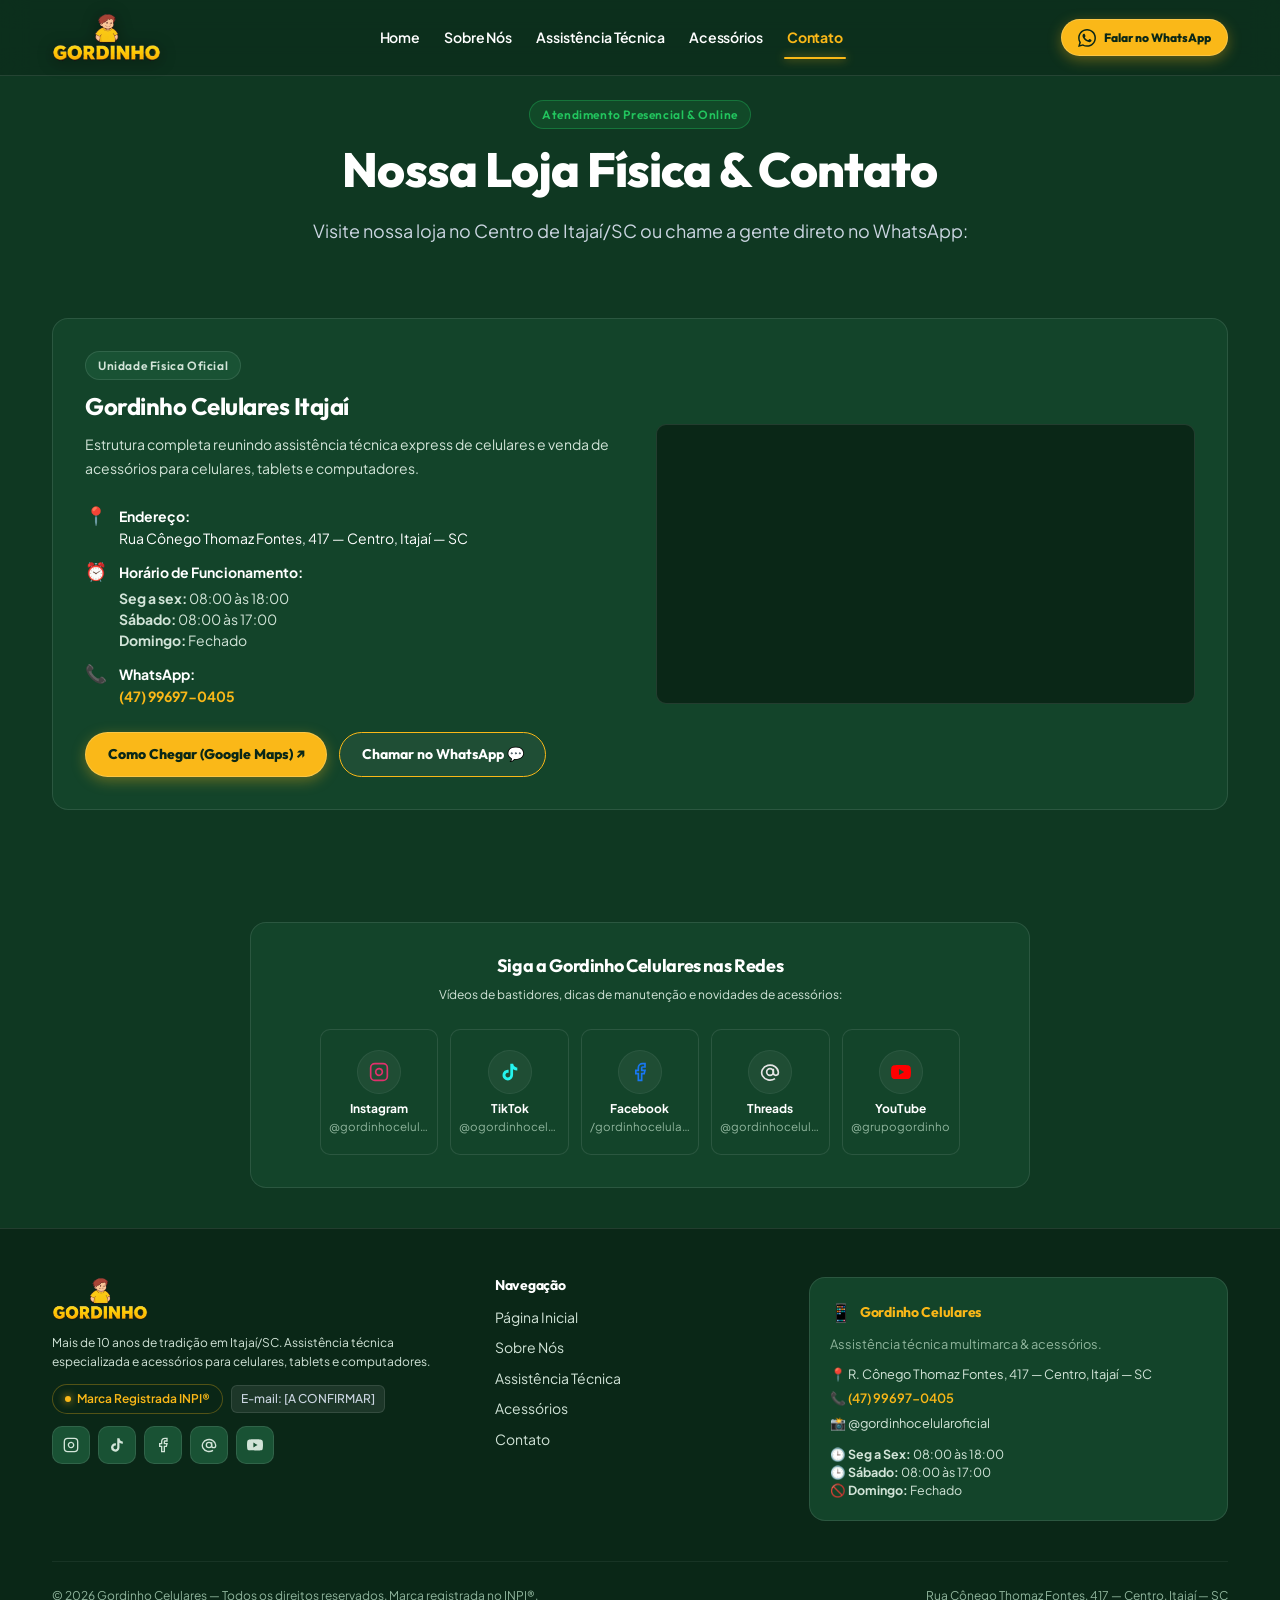
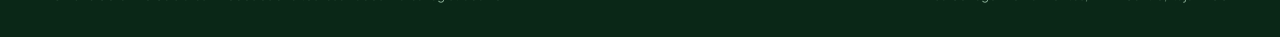
<file: contato.html>
<!DOCTYPE html>
<html lang="pt-BR">
<head>
  <meta charset="UTF-8">
  <meta name="viewport" content="width=device-width, initial-scale=1.0">
  <title>Contato &amp; Nossa Loja Física em Itajaí/SC | Gordinho Celulares</title>
  <meta name="description" content="Endereço oficial e canais de atendimento da Gordinho Celulares em Itajaí/SC: Rua Cônego Thomaz Fontes, 417 — Centro. Assistência técnica e acessórios.">
  <link rel="icon" type="image/png" href="assets/images/favicon.png">
  <link rel="apple-touch-icon" href="assets/images/favicon.png">

  <!-- CSS Design System -->
  <link rel="stylesheet" href="css/variables.css">
  <link rel="stylesheet" href="css/global.css">
  <link rel="stylesheet" href="css/components.css">
  <link rel="stylesheet" href="css/pages.css">

  <!-- Schema.org JSON-LD para a Loja Física em Itajaí -->
  <script type="application/ld+json">
  {
    "@context": "https://schema.org",
    "@type": "LocalBusiness",
    "@id": "https://gordinhocelulares.com.br/contato.html#loja",
    "name": "Gordinho Celulares",
    "image": "https://gordinhocelulares.com.br/assets/images/logo.png",
    "telephone": "+5547996970405",
    "openingHoursSpecification": [
      {
        "@type": "OpeningHoursSpecification",
        "dayOfWeek": ["Monday", "Tuesday", "Wednesday", "Thursday", "Friday"],
        "opens": "08:00",
        "closes": "18:00"
      },
      {
        "@type": "OpeningHoursSpecification",
        "dayOfWeek": "Saturday",
        "opens": "08:00",
        "closes": "17:00"
      }
    ],
    "priceRange": "$$",
    "address": {
      "@type": "PostalAddress",
      "streetAddress": "Rua Cônego Thomaz Fontes, 417",
      "addressLocality": "Itajaí",
      "addressRegion": "SC",
      "postalCode": "88301-100",
      "addressCountry": "BR"
    },
    "geo": {
      "@type": "GeoCoordinates",
      "latitude": -26.9079,
      "longitude": -48.6619
    },
    "sameAs": [
      "https://www.instagram.com/gordinhocelularoficial/",
      "https://www.facebook.com/gordinhocelularoficial",
      "https://www.tiktok.com/@ogordinhocelular",
      "https://www.threads.net/@gordinhocelularoficial",
      "https://www.youtube.com/@grupogordinho"
    ]
  }
  </script>
</head>
<body>

  <!-- =========================================================================
       HEADER / NAVBAR
       ========================================================================= -->
  <header class="site-header">
    <div class="container header-container">
      <a href="index.html" class="brand-logo" aria-label="Página inicial Gordinho Celulares">
        <img src="assets/images/logo.png" alt="Gordinho Celulares" class="brand-logo-img">
      </a>

      <!-- Desktop Navigation -->
      <nav class="desktop-nav" aria-label="Navegação Principal">
        <a href="index.html" class="nav-link">Home</a>
        <a href="sobre.html" class="nav-link">Sobre Nós</a>
        <a href="assistencia.html" class="nav-link">Assistência Técnica</a>
        <a href="acessorios.html" class="nav-link">Acessórios</a>
        <a href="contato.html" class="nav-link active">Contato</a>
      </nav>

      <!-- Header Actions -->
      <div class="header-actions">
        <a href="https://wa.me/5547996970405?text=Ol%C3%A1%21%20Gostaria%20de%20falar%20com%20o%20Gordinho%20Celulares." target="_blank" rel="noopener noreferrer" class="btn btn-whatsapp btn-sm" aria-label="Falar no WhatsApp">
          <svg width="18" height="18" viewBox="0 0 24 24" fill="currentColor"><path d="M.057 24l1.687-6.163c-1.041-1.804-1.588-3.849-1.587-5.946.003-6.556 5.338-11.891 11.893-11.891 3.181.001 6.167 1.24 8.413 3.488 2.245 2.248 3.481 5.236 3.48 8.414-.003 6.557-5.338 11.892-11.893 11.892-1.99-.001-3.951-.5-5.688-1.448l-6.305 1.654zm6.597-3.807c1.676.995 3.276 1.591 5.392 1.592 5.448 0 9.886-4.434 9.889-9.885.002-5.462-4.415-9.89-9.881-9.892-5.452 0-9.887 4.434-9.889 9.884-.001 2.225.651 3.891 1.746 5.634l-.999 3.648 3.742-.981zm11.387-5.464c-.074-.124-.272-.198-.57-.347-.297-.149-1.758-.868-2.031-.967-.272-.099-.47-.149-.669.149-.198.297-.768.967-.941 1.165-.173.198-.347.223-.644.074-.297-.149-1.255-.462-2.39-1.475-.883-.788-1.48-1.761-1.653-2.059-.173-.297-.018-.458.13-.606.134-.133.297-.347.446-.521.151-.172.2-.296.3-.495.099-.198.05-.372-.025-.521-.075-.148-.669-1.611-.916-2.206-.242-.579-.487-.501-.669-.51l-.57-.01c-.198 0-.52.074-.792.372s-1.04 1.016-1.04 2.479 1.065 2.876 1.213 3.074c.149.198 2.095 3.2 5.076 4.487.709.306 1.263.489 1.694.626.712.226 1.36.194 1.872.118.571-.085 1.758-.719 2.006-1.413.248-.695.248-1.29.173-1.414z"/></svg>
          <span>Falar no WhatsApp</span>
        </a>

        <button type="button" class="mobile-toggle-btn" id="mobileToggleBtn" aria-label="Abrir menu de navegação" aria-expanded="false" aria-controls="mobileDrawer">
          <span></span>
          <span></span>
          <span></span>
        </button>
      </div>
    </div>
  </header>

  <!-- Mobile Drawer Backdrop -->
  <div class="mobile-drawer-backdrop"></div>

  <!-- Mobile Drawer Menu -->
  <div class="mobile-drawer" id="mobileDrawer">
    <div>
      <div style="margin-bottom: var(--space-6); display: flex; align-items: center; justify-content: space-between;">
        <img src="assets/images/logo.png" alt="Gordinho Celulares" style="height: 48px; width: auto;">
      </div>
      <nav class="mobile-nav-list" aria-label="Navegação Mobile">
        <a href="index.html" class="mobile-nav-link">Home <span>→</span></a>
        <a href="sobre.html" class="mobile-nav-link">Sobre Nós <span>→</span></a>
        <a href="assistencia.html" class="mobile-nav-link">Assistência Técnica <span>→</span></a>
        <a href="acessorios.html" class="mobile-nav-link">Acessórios <span>→</span></a>
        <a href="contato.html" class="mobile-nav-link active">Contato <span>→</span></a>
      </nav>
    </div>

    <div style="padding-top: var(--space-6); border-top: 1px solid var(--border-color);">
      <a href="https://wa.me/5547996970405?text=Ol%C3%A1%21%20Gostaria%20de%20falar%20com%20o%20Gordinho%20Celulares." target="_blank" rel="noopener noreferrer" class="btn btn-whatsapp" style="width: 100%;">
        Falar no WhatsApp
      </a>
    </div>
  </div>

  <main style="flex: 1;">

    <!-- =========================================================================
         PAGE HEADER
         ========================================================================= -->
    <section class="page-header">
      <div class="container">
        <div class="section-tag tag-green">Atendimento Presencial &amp; Online</div>
        <h1 style="margin-bottom: var(--space-4);">Nossa Loja Física &amp; Contato</h1>
        <p class="lead" style="max-width: 680px; margin: 0 auto;">
          Visite nossa loja no Centro de Itajaí/SC ou chame a gente direto no WhatsApp:
        </p>
      </div>
    </section>

    <!-- =========================================================================
         LOJA FÍSICA & LOCALIZAÇÃO
         ========================================================================= -->
    <section class="section-sm">
      <div class="container">

        <!-- Box Principal de Localização -->
        <div class="card" style="margin-bottom: var(--space-8); padding: clamp(var(--space-6), 3vw, var(--space-8));">
          <div class="grid grid-cols-2" style="align-items: center; gap: var(--space-8);">

            <!-- Dados da Loja -->
            <div>
              <div class="section-tag" style="margin-bottom: var(--space-3);">Unidade Física Oficial</div>
              <h2 style="font-size: var(--text-2xl); margin-bottom: var(--space-3); color: var(--text-primary);">
                Gordinho Celulares Itajaí
              </h2>
              <p style="font-size: var(--text-sm); color: var(--text-secondary); margin-bottom: var(--space-6);">
                Estrutura completa reunindo assistência técnica express de celulares e venda de acessórios para celulares, tablets e computadores.
              </p>

              <div class="contact-info-list" style="margin-bottom: var(--space-6);">
                <div class="contact-info-item">
                  <div class="contact-info-icon" style="color: var(--color-primary);">📍</div>
                  <div>
                    <strong style="color: var(--text-primary); display: block;">Endereço:</strong>
                    <span>Rua Cônego Thomaz Fontes, 417 — Centro, Itajaí — SC</span>
                  </div>
                </div>

                <div class="contact-info-item">
                  <div class="contact-info-icon" style="color: var(--color-primary);">⏰</div>
                  <div>
                    <strong style="color: var(--text-primary); display: block;">Horário de Funcionamento:</strong>
                    <div style="color: var(--text-secondary); font-size: var(--text-sm); line-height: 1.5; margin-top: 4px;">
                      <div><strong>Seg a sex:</strong> 08:00 às 18:00</div>
                      <div><strong>Sábado:</strong> 08:00 às 17:00</div>
                      <div><strong>Domingo:</strong> Fechado</div>
                    </div>
                  </div>
                </div>

                <div class="contact-info-item">
                  <div class="contact-info-icon" style="color: var(--color-primary);">📞</div>
                  <div>
                    <strong style="color: var(--text-primary); display: block;">WhatsApp:</strong>
                    <a href="https://wa.me/5547996970405" target="_blank" rel="noopener noreferrer" style="color: var(--color-primary); font-weight: 700;">(47) 99697-0405</a>
                  </div>
                </div>
              </div>

              <div style="display: flex; gap: var(--space-3); flex-wrap: wrap;">
                <a href="https://maps.google.com/maps?q=Rua%20C%C3%B4nego%20Thomaz%20Fontes%2C%20417%20-%20Centro%2C%20Itaja%C3%AD%20-%20SC" target="_blank" rel="noopener noreferrer" class="btn btn-primary">
                  <span>Como Chegar (Google Maps) ↗</span>
                </a>
                <a href="https://wa.me/5547996970405?text=Ol%C3%A1%21%20Gostaria%20de%20falar%20com%20o%20Gordinho%20Celulares." target="_blank" rel="noopener noreferrer" class="btn btn-secondary">
                  <span>Chamar no WhatsApp 💬</span>
                </a>
              </div>
            </div>

            <!-- Mapa Interativo Embed -->
            <div class="map-embed-wrapper" style="height: 280px; margin: 0;">
              <iframe
                title="Localização Gordinho Celulares - Rua Cônego Thomaz Fontes, 417, Itajaí/SC"
                src="https://maps.google.com/maps?q=Rua%20C%C3%B4nego%20Thomaz%20Fontes%2C%20417%20-%20Centro%2C%20Itaja%C3%AD%20-%20SC&t=&z=16&ie=UTF8&iwloc=&output=embed"
                loading="lazy"
                referrerpolicy="no-referrer-when-downgrade">
              </iframe>
            </div>

          </div>
        </div>

      </div>
    </section>

    <!-- =========================================================================
         REDES SOCIAIS EM DESTAQUE
         ========================================================================= -->
    <section class="section-sm">
      <div class="container">
        <div class="story-box" style="padding: clamp(var(--space-6), 3vw, var(--space-8));">
          <h3 style="font-size: var(--text-lg); margin-bottom: var(--space-2); text-align: center;">Siga a Gordinho Celulares nas Redes</h3>
          <p style="font-size: var(--text-xs); color: var(--text-secondary); text-align: center; margin-bottom: var(--space-6); max-width: 500px; margin-left: auto; margin-right: auto;">
            Vídeos de bastidores, dicas de manutenção e novidades de acessórios:
          </p>

          <div class="social-proof-row">

            <!-- Instagram -->
            <a href="https://www.instagram.com/gordinhocelularoficial/" target="_blank" rel="noopener noreferrer" class="social-network-card" aria-label="Instagram Gordinho Celulares">
              <div class="social-network-icon" style="color: #E1306C;">
                <svg width="20" height="20" viewBox="0 0 24 24" fill="none" stroke="currentColor" stroke-width="2" aria-hidden="true"><rect width="20" height="20" x="2" y="2" rx="5" ry="5"/><path d="M16 11.37A4 4 0 1 1 12.63 8 4 4 0 0 1 16 11.37z"/><line x1="17.5" x2="17.51" y1="6.5" y2="6.5"/></svg>
              </div>
              <div class="social-network-title">Instagram</div>
              <div class="social-network-handle">@gordinhocelularoficial</div>
            </a>

            <!-- TikTok -->
            <a href="https://www.tiktok.com/@ogordinhocelular" target="_blank" rel="noopener noreferrer" class="social-network-card" aria-label="TikTok Gordinho Celulares">
              <div class="social-network-icon" style="color: #25F4EE;">
                <svg width="20" height="20" viewBox="0 0 24 24" fill="currentColor" aria-hidden="true"><path d="M19.59 6.69a4.83 4.83 0 0 1-3.77-4.25V2h-3.45v13.67a2.89 2.89 0 0 1-5.2 1.74 2.89 2.89 0 0 1 2.31-4.64c.298-.002.595.042.88.13V9.4a6.33 6.33 0 0 0-.88-.06A6.34 6.34 0 0 0 3 15.68a6.34 6.34 0 0 0 10.82 4.49 6.27 6.27 0 0 0 1.86-4.5V8.55a8.28 8.28 0 0 0 5.07 1.74v-3.6z"/></svg>
              </div>
              <div class="social-network-title">TikTok</div>
              <div class="social-network-handle">@ogordinhocelular</div>
            </a>

            <!-- Facebook -->
            <a href="https://www.facebook.com/gordinhocelularoficial" target="_blank" rel="noopener noreferrer" class="social-network-card" aria-label="Facebook Gordinho Celulares">
              <div class="social-network-icon" style="color: #1877F2;">
                <svg width="20" height="20" viewBox="0 0 24 24" fill="none" stroke="currentColor" stroke-width="2" aria-hidden="true"><path d="M18 2h-3a5 5 0 0 0-5 5v3H7v4h3v8h4v-8h3l1-4h-4V7a1 1 0 0 1 1-1h3z"/></svg>
              </div>
              <div class="social-network-title">Facebook</div>
              <div class="social-network-handle">/gordinhocelularoficial</div>
            </a>
            <a href="https://www.threads.net/@gordinhocelularoficial" target="_blank" rel="noopener noreferrer" class="social-network-card" aria-label="Threads Gordinho Celulares">
              <div class="social-network-icon" style="color: #E5E5E5;">
                <svg width="20" height="20" viewBox="0 0 24 24" fill="none" stroke="currentColor" stroke-width="2" aria-hidden="true"><circle cx="12" cy="12" r="4"/><path d="M16 8v5a3 3 0 0 0 6 0v-1a10 9 0 1 0-4 8"/></svg>
              </div>
              <div class="social-network-title">Threads</div>
              <div class="social-network-handle">@gordinhocelularoficial</div>
            </a>
            <a href="https://www.youtube.com/@grupogordinho" target="_blank" rel="noopener noreferrer" class="social-network-card" aria-label="YouTube Gordinho Celulares">
              <div class="social-network-icon" style="color: #FF0000;">
                <svg width="20" height="20" viewBox="0 0 24 24" fill="currentColor" aria-hidden="true"><path d="M23.498 6.186a3.016 3.016 0 0 0-2.122-2.136C19.505 3.545 12 3.545 12 3.545s-7.505 0-9.377.505A3.016 3.016 0 0 0 .502 6.186 31.36 31.36 0 0 0 0 12a31.36 31.36 0 0 0 .502 5.814 3.016 3.016 0 0 0 2.122 2.136c1.871.505 9.376.505 9.376.505s7.505 0 9.377-.505a3.016 3.016 0 0 0 2.122-2.136A31.36 31.36 0 0 0 24 12a31.36 31.36 0 0 0-.502-5.814zM9.545 15.568V8.432L15.818 12l-6.273 3.568z"/></svg>
              </div>
              <div class="social-network-title">YouTube</div>
              <div class="social-network-handle">@grupogordinho</div>
            </a>

          </div>
        </div>
      </div>
    </section>

  </main>

  <!-- =========================================================================
       FOOTER
       ========================================================================= -->
  <footer class="site-footer">
    <div class="container">

      <!-- 3 Colunas Balanceadas -->
      <div class="footer-grid">

        <!-- Coluna 1: Informações da Marca -->
        <div>
          <img src="assets/images/logo.png" alt="Gordinho Celulares" style="height: 44px; width: auto; margin-bottom: var(--space-3);">
          <p style="font-size: var(--text-xs); line-height: 1.6; margin-bottom: var(--space-3); color: var(--text-secondary);">
            Mais de 10 anos de tradição em Itajaí/SC. Assistência técnica especializada e acessórios para celulares, tablets e computadores.
          </p>
          <div style="display: flex; gap: var(--space-2); align-items: center; flex-wrap: wrap; margin-bottom: var(--space-3);">
            <span class="badge-inpi">Marca Registrada INPI®</span>
            <span class="badge-confirm">E-mail: [A CONFIRMAR]</span>
          </div>

          <div class="social-links-row" style="margin-top: var(--space-2);">
            <a href="https://www.instagram.com/gordinhocelularoficial/" target="_blank" rel="noopener noreferrer" class="social-btn" title="Instagram" aria-label="Instagram">
              <svg width="16" height="16" viewBox="0 0 24 24" fill="none" stroke="currentColor" stroke-width="2" aria-hidden="true"><rect width="20" height="20" x="2" y="2" rx="5" ry="5"/><path d="M16 11.37A4 4 0 1 1 12.63 8 4 4 0 0 1 16 11.37z"/><line x1="17.5" x2="17.51" y1="6.5" y2="6.5"/></svg>
            </a>
            <a href="https://www.tiktok.com/@ogordinhocelular" target="_blank" rel="noopener noreferrer" class="social-btn" title="TikTok" aria-label="TikTok">
              <svg width="16" height="16" viewBox="0 0 24 24" fill="currentColor" aria-hidden="true"><path d="M19.59 6.69a4.83 4.83 0 0 1-3.77-4.25V2h-3.45v13.67a2.89 2.89 0 0 1-5.2 1.74 2.89 2.89 0 0 1 2.31-4.64c.298-.002.595.042.88.13V9.4a6.33 6.33 0 0 0-.88-.06A6.34 6.34 0 0 0 3 15.68a6.34 6.34 0 0 0 10.82 4.49 6.27 6.27 0 0 0 1.86-4.5V8.55a8.28 8.28 0 0 0 5.07 1.74v-3.6z"/></svg>
            </a>
            <a href="https://www.facebook.com/gordinhocelularoficial" target="_blank" rel="noopener noreferrer" class="social-btn" title="Facebook" aria-label="Facebook">
              <svg width="16" height="16" viewBox="0 0 24 24" fill="none" stroke="currentColor" stroke-width="2" aria-hidden="true"><path d="M18 2h-3a5 5 0 0 0-5 5v3H7v4h3v8h4v-8h3l1-4h-4V7a1 1 0 0 1 1-1h3z"/></svg>
            </a>
            <a href="https://www.threads.net/@gordinhocelularoficial" target="_blank" rel="noopener noreferrer" class="social-btn" title="Threads" aria-label="Threads">
              <svg width="16" height="16" viewBox="0 0 24 24" fill="none" stroke="currentColor" stroke-width="2" aria-hidden="true"><circle cx="12" cy="12" r="4"/><path d="M16 8v5a3 3 0 0 0 6 0v-1a10 9 0 1 0-4 8"/></svg>
            </a>
            <a href="https://www.youtube.com/@grupogordinho" target="_blank" rel="noopener noreferrer" class="social-btn" title="YouTube" aria-label="YouTube">
              <svg width="16" height="16" viewBox="0 0 24 24" fill="currentColor" aria-hidden="true"><path d="M23.498 6.186a3.016 3.016 0 0 0-2.122-2.136C19.505 3.545 12 3.545 12 3.545s-7.505 0-9.377.505A3.016 3.016 0 0 0 .502 6.186 31.36 31.36 0 0 0 0 12a31.36 31.36 0 0 0 .502 5.814 3.016 3.016 0 0 0 2.122 2.136c1.871.505 9.376.505 9.376.505s7.505 0 9.377-.505a3.016 3.016 0 0 0 2.122-2.136A31.36 31.36 0 0 0 24 12a31.36 31.36 0 0 0-.502-5.814zM9.545 15.568V8.432L15.818 12l-6.273 3.568z"/></svg>
            </a>
          </div>
        </div>

        <!-- Coluna 2: Navegação Rápida -->
        <div>
          <h4 style="font-size: var(--text-sm); font-weight: 700; margin-bottom: var(--space-3); color: var(--text-primary);">Navegação</h4>
          <nav class="footer-links-list" aria-label="Navegação do Rodapé">
            <a href="index.html" class="footer-link">Página Inicial</a>
            <a href="sobre.html" class="footer-link">Sobre Nós</a>
            <a href="assistencia.html" class="footer-link">Assistência Técnica</a>
            <a href="acessorios.html" class="footer-link">Acessórios</a>
            <a href="contato.html" class="footer-link">Contato</a>
          </nav>
        </div>

        <!-- Coluna 3: Loja & Contato -->
        <div class="footer-store-box">
          <div style="display: flex; align-items: center; gap: var(--space-2); margin-bottom: var(--space-2);">
            <span style="font-size: 1.1rem;">📱</span>
            <h4 style="font-size: var(--text-sm); font-weight: 700; color: var(--color-primary);">Gordinho Celulares</h4>
          </div>
          <p style="font-size: 0.8rem; color: var(--text-muted); margin-bottom: var(--space-2);">
            Assistência técnica multimarca &amp; acessórios.
          </p>
          <div style="font-size: 0.8rem; margin-bottom: 4px; color: var(--text-secondary);">
            📍 R. Cônego Thomaz Fontes, 417 — Centro, Itajaí — SC
          </div>
          <div style="font-size: 0.8rem; margin-bottom: 4px;">
            📞 <a href="https://wa.me/5547996970405" target="_blank" rel="noopener noreferrer" style="color: var(--color-primary); font-weight: 600;">(47) 99697-0405</a>
          </div>
          <div style="font-size: 0.8rem; margin-bottom: var(--space-2);">
            📸 <a href="https://www.instagram.com/gordinhocelularoficial/" target="_blank" rel="noopener noreferrer" style="color: var(--text-secondary);">@gordinhocelularoficial</a>
          </div>
          <div style="font-size: 0.78rem; color: var(--text-secondary); line-height: 1.45; margin-top: 4px;">
            🕒 <strong>Seg a Sex:</strong> 08:00 às 18:00<br>
            🕒 <strong>Sábado:</strong> 08:00 às 17:00<br>
            🚫 <strong>Domingo:</strong> Fechado
          </div>
        </div>

      </div>

      <!-- Footer Bottom -->
      <div class="footer-bottom">
        <div>
          &copy; 2026 Gordinho Celulares — Todos os direitos reservados. Marca registrada no INPI®.
        </div>
        <div style="display: flex; gap: var(--space-4);">
          <span style="color: var(--text-muted);">Rua Cônego Thomaz Fontes, 417 — Centro, Itajaí — SC</span>
        </div>
      </div>

    </div>
  </footer>

  <!-- Scripts -->
  <script src="js/main.js"></script>
</body>
</html>
</file>
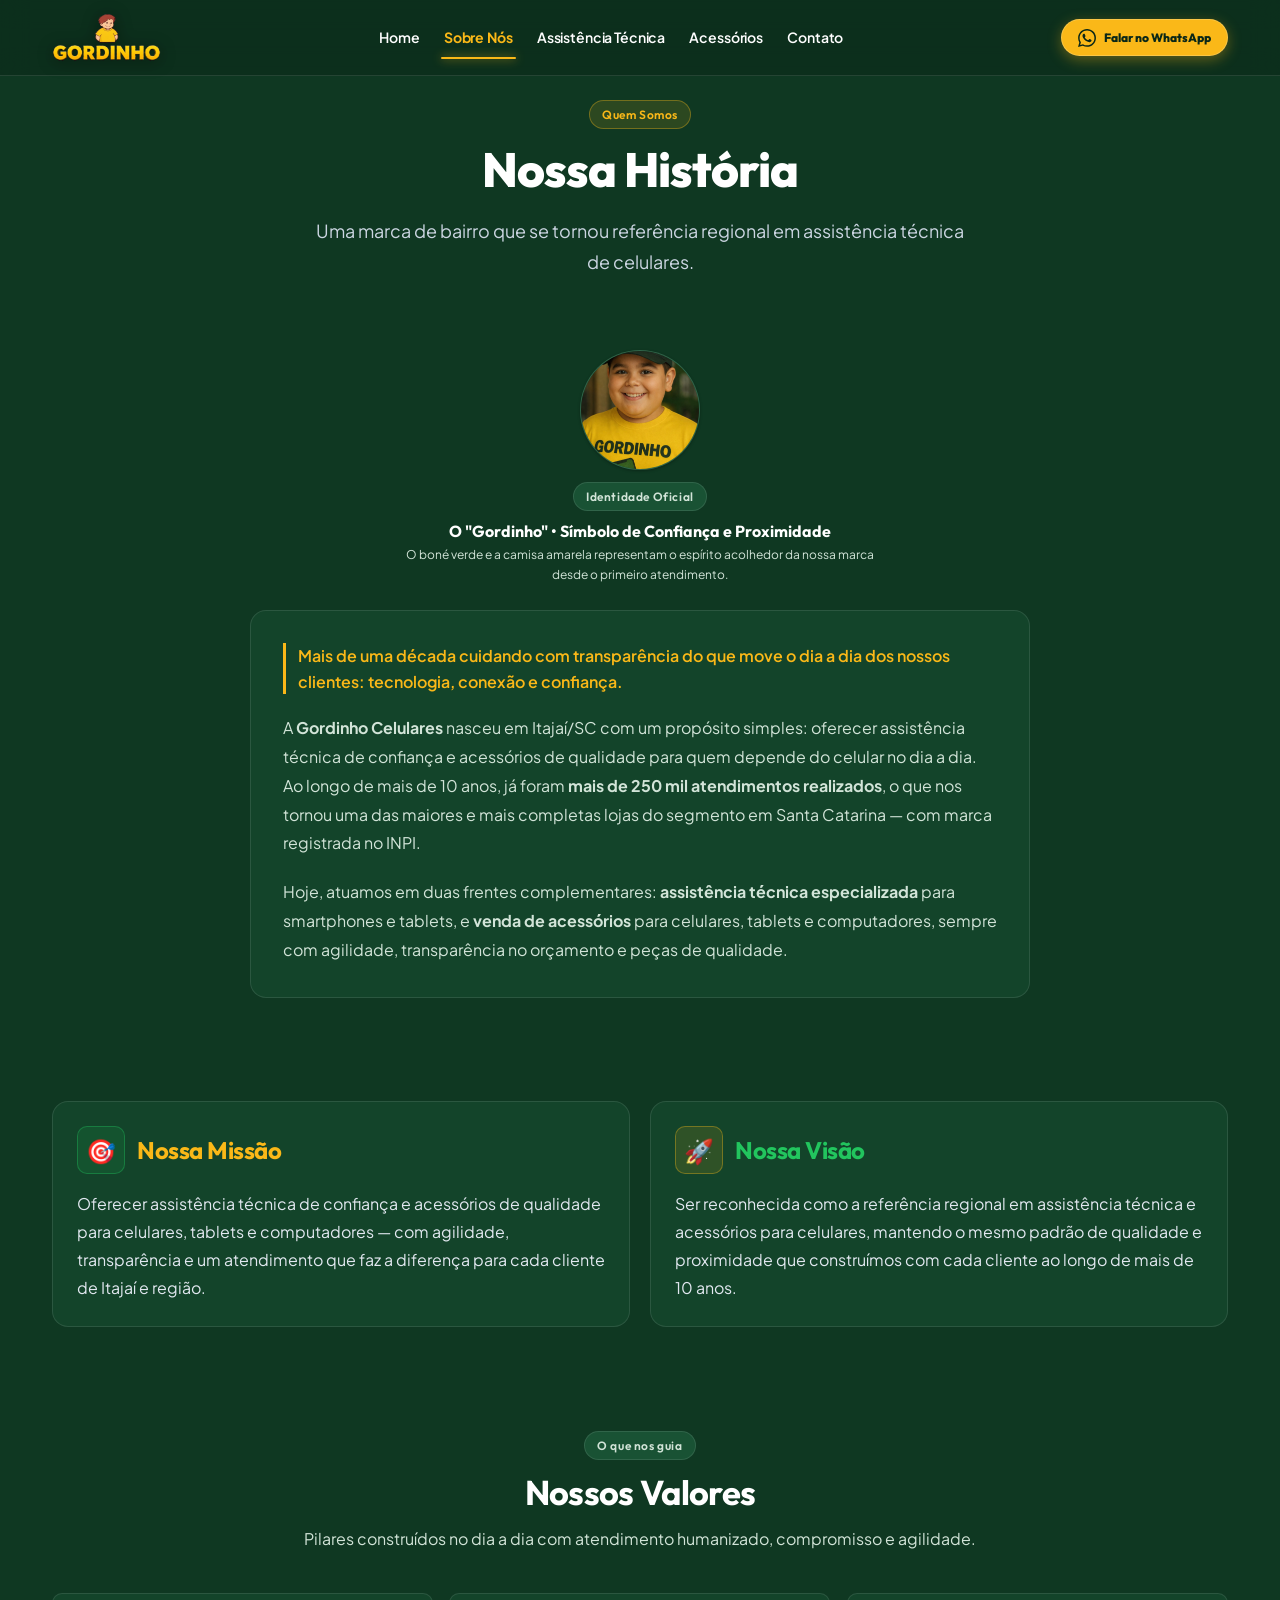
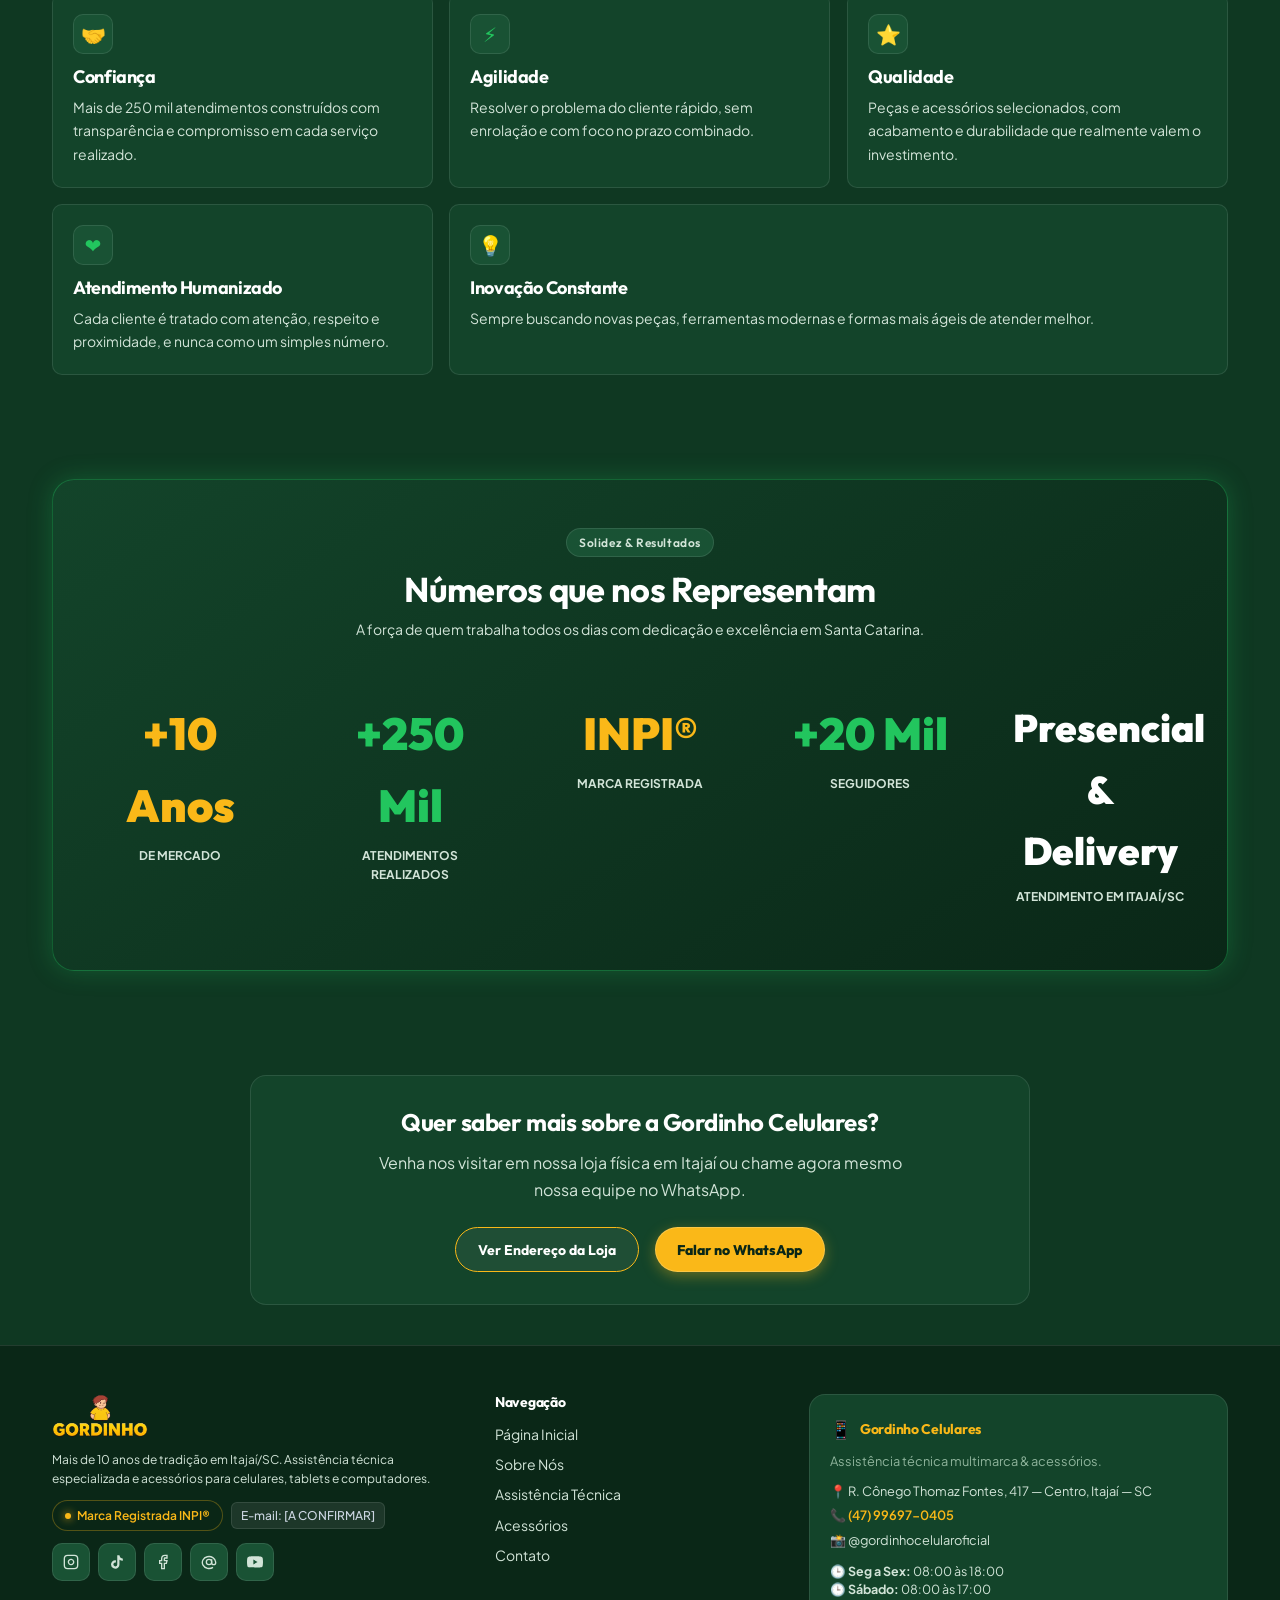
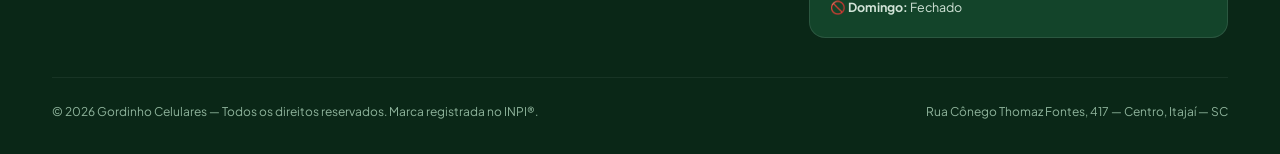
<file: sobre.html>
<!DOCTYPE html>
<html lang="pt-BR">
<head>
  <meta charset="UTF-8">
  <meta name="viewport" content="width=device-width, initial-scale=1.0">
  <title>Sobre Nós — História, Missão e Valores | Gordinho Celulares</title>
  <meta name="description" content="Conheça a trajetória de mais de 10 anos da Gordinho Celulares em Itajaí/SC. Mais de 250 mil atendimentos e marca registrada no INPI.">
  <link rel="icon" type="image/png" href="assets/images/favicon.png">
  <link rel="apple-touch-icon" href="assets/images/favicon.png">

  <!-- CSS Design System -->
  <link rel="stylesheet" href="css/variables.css">
  <link rel="stylesheet" href="css/global.css">
  <link rel="stylesheet" href="css/components.css">
  <link rel="stylesheet" href="css/pages.css">
</head>
<body>

  <!-- =========================================================================
       HEADER / NAVBAR
       ========================================================================= -->
  <header class="site-header">
    <div class="container header-container">
      <a href="index.html" class="brand-logo" aria-label="Página inicial Gordinho Celulares">
        <img src="assets/images/logo.png" alt="Gordinho Celulares" class="brand-logo-img">
      </a>

      <!-- Desktop Navigation -->
      <nav class="desktop-nav" aria-label="Navegação Principal">
        <a href="index.html" class="nav-link">Home</a>
        <a href="sobre.html" class="nav-link active">Sobre Nós</a>
        <a href="assistencia.html" class="nav-link">Assistência Técnica</a>
        <a href="acessorios.html" class="nav-link">Acessórios</a>
        <a href="contato.html" class="nav-link">Contato</a>
      </nav>

      <!-- Header Actions -->
      <div class="header-actions">
        <a href="https://wa.me/5547996970405?text=Ol%C3%A1%21%20Gostaria%20de%20falar%20com%20o%20Gordinho%20Celulares." target="_blank" rel="noopener noreferrer" class="btn btn-whatsapp btn-sm" aria-label="Falar no WhatsApp">
          <svg width="18" height="18" viewBox="0 0 24 24" fill="currentColor"><path d="M.057 24l1.687-6.163c-1.041-1.804-1.588-3.849-1.587-5.946.003-6.556 5.338-11.891 11.893-11.891 3.181.001 6.167 1.24 8.413 3.488 2.245 2.248 3.481 5.236 3.48 8.414-.003 6.557-5.338 11.892-11.893 11.892-1.99-.001-3.951-.5-5.688-1.448l-6.305 1.654zm6.597-3.807c1.676.995 3.276 1.591 5.392 1.592 5.448 0 9.886-4.434 9.889-9.885.002-5.462-4.415-9.89-9.881-9.892-5.452 0-9.887 4.434-9.889 9.884-.001 2.225.651 3.891 1.746 5.634l-.999 3.648 3.742-.981zm11.387-5.464c-.074-.124-.272-.198-.57-.347-.297-.149-1.758-.868-2.031-.967-.272-.099-.47-.149-.669.149-.198.297-.768.967-.941 1.165-.173.198-.347.223-.644.074-.297-.149-1.255-.462-2.39-1.475-.883-.788-1.48-1.761-1.653-2.059-.173-.297-.018-.458.13-.606.134-.133.297-.347.446-.521.151-.172.2-.296.3-.495.099-.198.05-.372-.025-.521-.075-.148-.669-1.611-.916-2.206-.242-.579-.487-.501-.669-.51l-.57-.01c-.198 0-.52.074-.792.372s-1.04 1.016-1.04 2.479 1.065 2.876 1.213 3.074c.149.198 2.095 3.2 5.076 4.487.709.306 1.263.489 1.694.626.712.226 1.36.194 1.872.118.571-.085 1.758-.719 2.006-1.413.248-.695.248-1.29.173-1.414z"/></svg>
          <span>Falar no WhatsApp</span>
        </a>

        <button type="button" class="mobile-toggle-btn" id="mobileToggleBtn" aria-label="Abrir menu de navegação" aria-expanded="false" aria-controls="mobileDrawer">
          <span></span>
          <span></span>
          <span></span>
        </button>
      </div>
    </div>
  </header>

  <!-- Mobile Drawer Backdrop -->
  <div class="mobile-drawer-backdrop"></div>

  <!-- Mobile Drawer Menu -->
  <div class="mobile-drawer" id="mobileDrawer">
    <div>
      <div style="margin-bottom: var(--space-6); display: flex; align-items: center; justify-content: space-between;">
        <img src="assets/images/logo.png" alt="Gordinho Celulares" style="height: 48px; width: auto;">
      </div>
      <nav class="mobile-nav-list" aria-label="Navegação Mobile">
        <a href="index.html" class="mobile-nav-link">Home <span>→</span></a>
        <a href="sobre.html" class="mobile-nav-link active">Sobre Nós <span>→</span></a>
        <a href="assistencia.html" class="mobile-nav-link">Assistência Técnica <span>→</span></a>
        <a href="acessorios.html" class="mobile-nav-link">Acessórios <span>→</span></a>
        <a href="contato.html" class="mobile-nav-link">Contato <span>→</span></a>
      </nav>
    </div>

    <div style="padding-top: var(--space-6); border-top: 1px solid var(--border-color);">
      <a href="https://wa.me/5547996970405?text=Ol%C3%A1%21%20Gostaria%20de%20falar%20com%20o%20Gordinho%20Celulares." target="_blank" rel="noopener noreferrer" class="btn btn-whatsapp" style="width: 100%;">
        Falar no WhatsApp
      </a>
    </div>
  </div>

  <main style="flex: 1;">

    <!-- =========================================================================
         PAGE HEADER
         ========================================================================= -->
    <section class="page-header">
      <div class="container">
        <div class="section-tag tag-yellow">Quem Somos</div>
        <h1 style="margin-bottom: var(--space-4);">Nossa História</h1>
        <p class="lead" style="max-width: 650px; margin: 0 auto;">
          Uma marca de bairro que se tornou referência regional em assistência técnica de celulares.
        </p>
      </div>
    </section>

    <!-- =========================================================================
         NOSSA HISTÓRIA
         ========================================================================= -->
    <section class="section-sm">
      <div class="container">

        <div style="display: flex; flex-direction: column; align-items: center; text-align: center; margin-bottom: var(--space-6);">
          <div style="width: 120px; height: 120px; border-radius: var(--radius-full); overflow: hidden; border: 1px solid var(--border-color); box-shadow: var(--shadow-sm); margin-bottom: var(--space-3); background: var(--bg-surface-elevated);">
            <img src="assets/images/mascot-portrait.png" alt="Mascote Oficial Gordinho Celulares" style="width: 100%; height: 100%; object-fit: cover;">
          </div>
          <div class="section-tag" style="margin-bottom: var(--space-2);">Identidade Oficial</div>
          <div style="font-family: var(--font-heading); font-size: var(--text-base); font-weight: 700; color: var(--text-primary);">
            O "Gordinho" • Símbolo de Confiança e Proximidade
          </div>
          <p style="font-size: var(--text-xs); color: var(--text-secondary); max-width: 500px;">
            O boné verde e a camisa amarela representam o espírito acolhedor da nossa marca desde o primeiro atendimento.
          </p>
        </div>

        <div class="story-box">

          <div class="story-highlight-lead">
            Mais de uma década cuidando com transparência do que move o dia a dia dos nossos clientes: tecnologia, conexão e confiança.
          </div>

          <p class="story-paragraph">
            A <strong>Gordinho Celulares</strong> nasceu em Itajaí/SC com um propósito simples: oferecer assistência técnica de confiança e acessórios de qualidade para quem depende do celular no dia a dia. Ao longo de mais de 10 anos, já foram <strong>mais de 250 mil atendimentos realizados</strong>, o que nos tornou uma das maiores e mais completas lojas do segmento em Santa Catarina — com marca registrada no INPI.
          </p>

          <p class="story-paragraph">
            Hoje, atuamos em duas frentes complementares: <strong>assistência técnica especializada</strong> para smartphones e tablets, e <strong>venda de acessórios</strong> para celulares, tablets e computadores, sempre com agilidade, transparência no orçamento e peças de qualidade.
          </p>

        </div>
      </div>
    </section>

    <!-- =========================================================================
         MISSÃO E VISÃO
         ========================================================================= -->
    <section class="section">
      <div class="container">

        <div class="mv-grid">

          <!-- Card Missão -->
          <div class="mv-card card-missao">
            <div style="display: flex; align-items: center; gap: var(--space-3); margin-bottom: var(--space-4);">
              <div class="card-icon-wrapper card-icon-green" style="margin-bottom: 0; width: 48px; height: 48px; font-size: 1.5rem;">
                🎯
              </div>
              <h2 style="font-size: var(--text-2xl); color: var(--color-primary);">Nossa Missão</h2>
            </div>
            <p style="font-size: var(--text-base); color: #E2E8F0; line-height: 1.75;">
              Oferecer assistência técnica de confiança e acessórios de qualidade para celulares, tablets e computadores — com agilidade, transparência e um atendimento que faz a diferença para cada cliente de Itajaí e região.
            </p>
          </div>

          <!-- Card Visão -->
          <div class="mv-card card-visao">
            <div style="display: flex; align-items: center; gap: var(--space-3); margin-bottom: var(--space-4);">
              <div class="card-icon-wrapper card-icon-yellow" style="margin-bottom: 0; width: 48px; height: 48px; font-size: 1.5rem;">
                🚀
              </div>
              <h2 style="font-size: var(--text-2xl); color: var(--color-accent);">Nossa Visão</h2>
            </div>
            <p style="font-size: var(--text-base); color: #E2E8F0; line-height: 1.75;">
              Ser reconhecida como a referência regional em assistência técnica e acessórios para celulares, mantendo o mesmo padrão de qualidade e proximidade que construímos com cada cliente ao longo de mais de 10 anos.
            </p>
          </div>

        </div>

      </div>
    </section>

    <!-- =========================================================================
         NOSSOS VALORES
         ========================================================================= -->
    <section class="section-sm">
      <div class="container">

        <div class="section-header">
          <div class="section-tag">O que nos guia</div>
          <h2 class="section-title">Nossos Valores</h2>
          <p class="section-subtitle">
            Pilares construídos no dia a dia com atendimento humanizado, compromisso e agilidade.
          </p>
        </div>

        <div class="values-grid">

          <!-- Valor 1: Confiança -->
          <div class="value-card">
            <div class="value-icon-circle" style="color: var(--color-primary);">🤝</div>
            <h3 style="font-size: var(--text-lg); margin-bottom: var(--space-2); color: var(--text-primary);">Confiança</h3>
            <p style="font-size: var(--text-sm);">
              Mais de 250 mil atendimentos construídos com transparência e compromisso em cada serviço realizado.
            </p>
          </div>

          <!-- Valor 2: Agilidade -->
          <div class="value-card">
            <div class="value-icon-circle" style="color: var(--color-accent);">⚡</div>
            <h3 style="font-size: var(--text-lg); margin-bottom: var(--space-2); color: var(--text-primary);">Agilidade</h3>
            <p style="font-size: var(--text-sm);">
              Resolver o problema do cliente rápido, sem enrolação e com foco no prazo combinado.
            </p>
          </div>

          <!-- Valor 3: Qualidade -->
          <div class="value-card">
            <div class="value-icon-circle" style="color: var(--color-primary);">⭐</div>
            <h3 style="font-size: var(--text-lg); margin-bottom: var(--space-2); color: var(--text-primary);">Qualidade</h3>
            <p style="font-size: var(--text-sm);">
              Peças e acessórios selecionados, com acabamento e durabilidade que realmente valem o investimento.
            </p>
          </div>

          <!-- Valor 4: Atendimento Humanizado -->
          <div class="value-card">
            <div class="value-icon-circle" style="color: var(--color-accent);">❤️</div>
            <h3 style="font-size: var(--text-lg); margin-bottom: var(--space-2); color: var(--text-primary);">Atendimento Humanizado</h3>
            <p style="font-size: var(--text-sm);">
              Cada cliente é tratado com atenção, respeito e proximidade, e nunca como um simples número.
            </p>
          </div>

          <!-- Valor 5: Inovação Constante -->
          <div class="value-card">
            <div class="value-icon-circle" style="color: var(--color-primary);">💡</div>
            <h3 style="font-size: var(--text-lg); margin-bottom: var(--space-2); color: var(--text-primary);">Inovação Constante</h3>
            <p style="font-size: var(--text-sm);">
              Sempre buscando novas peças, ferramentas modernas e formas mais ágeis de atender melhor.
            </p>
          </div>

        </div>

      </div>
    </section>

    <!-- =========================================================================
         NÚMEROS QUE NOS REPRESENTAM
         ========================================================================= -->
    <section class="section">
      <div class="container">

        <div style="background: linear-gradient(145deg, var(--bg-surface) 0%, var(--bg-darker) 100%); border: 1px solid var(--color-accent-border); border-radius: var(--radius-xl); padding: var(--space-12) var(--space-6); box-shadow: var(--shadow-glow-green);">

          <div style="text-align: center; max-width: 600px; margin: 0 auto var(--space-10) auto;">
            <div class="section-tag">Solidez &amp; Resultados</div>
            <h2 style="margin-bottom: var(--space-2);">Números que nos Representam</h2>
            <p style="font-size: var(--text-sm); color: var(--text-secondary);">
              A força de quem trabalha todos os dias com dedicação e excelência em Santa Catarina.
            </p>
          </div>

          <div class="grid grid-cols-1" style="grid-template-columns: repeat(auto-fit, minmax(180px, 1fr)); gap: var(--space-6); text-align: center;">

            <div style="padding: var(--space-4);">
              <div style="font-family: var(--font-heading); font-size: clamp(2rem, 3.5vw, 3rem); font-weight: 900; color: var(--color-primary); margin-bottom: 4px;">
                +10 Anos
              </div>
              <div style="font-size: var(--text-xs); font-weight: 700; color: var(--text-secondary); text-transform: uppercase;">
                De Mercado
              </div>
            </div>

            <div style="padding: var(--space-4);">
              <div style="font-family: var(--font-heading); font-size: clamp(2rem, 3.5vw, 3rem); font-weight: 900; color: var(--color-accent); margin-bottom: 4px;">
                +250 Mil
              </div>
              <div style="font-size: var(--text-xs); font-weight: 700; color: var(--text-secondary); text-transform: uppercase;">
                Atendimentos Realizados
              </div>
            </div>

            <div style="padding: var(--space-4);">
              <div style="font-family: var(--font-heading); font-size: clamp(2rem, 3.5vw, 3rem); font-weight: 900; color: var(--color-primary); margin-bottom: 4px;">
                INPI®
              </div>
              <div style="font-size: var(--text-xs); font-weight: 700; color: var(--text-secondary); text-transform: uppercase;">
                Marca Registrada
              </div>
            </div>

            <div style="padding: var(--space-4);">
              <div style="font-family: var(--font-heading); font-size: clamp(2rem, 3.5vw, 3rem); font-weight: 900; color: var(--color-accent); margin-bottom: 4px;">
                +20 Mil
              </div>
              <div style="font-size: var(--text-xs); font-weight: 700; color: var(--text-secondary); text-transform: uppercase;">
                Seguidores
              </div>
            </div>

            <div style="padding: var(--space-4);">
              <div style="font-family: var(--font-heading); font-size: clamp(1.75rem, 3vw, 2.5rem); font-weight: 900; color: var(--text-primary); margin-bottom: 4px;">
                Presencial &amp; Delivery
              </div>
              <div style="font-size: var(--text-xs); font-weight: 700; color: var(--text-secondary); text-transform: uppercase;">
                Atendimento em Itajaí/SC
              </div>
            </div>

          </div>

        </div>

      </div>
    </section>

    <!-- =========================================================================
         CTA FINAL
         ========================================================================= -->
    <section class="section-sm">
      <div class="container">
        <div class="story-box" style="text-align: center;">
          <h2 style="font-size: var(--text-2xl); margin-bottom: var(--space-3);">Quer saber mais sobre a Gordinho Celulares?</h2>
          <p style="font-size: var(--text-base); margin-bottom: var(--space-6); max-width: 550px; margin-left: auto; margin-right: auto;">
            Venha nos visitar em nossa loja física em Itajaí ou chame agora mesmo nossa equipe no WhatsApp.
          </p>
          <div class="flex items-center justify-center gap-4" style="flex-wrap: wrap;">
            <a href="contato.html" class="btn btn-secondary">Ver Endereço da Loja</a>
            <a href="https://wa.me/5547996970405?text=Ol%C3%A1%21%20Gostaria%20de%20informa%C3%A7%C3%B5es%20sobre%20o%20Gordinho%20Celulares." target="_blank" rel="noopener noreferrer" class="btn btn-whatsapp">Falar no WhatsApp</a>
          </div>
        </div>
      </div>
    </section>

  </main>

  <!-- =========================================================================
       FOOTER
       ========================================================================= -->
  <footer class="site-footer">
    <div class="container">
      <!-- 3 Colunas Balanceadas -->
      <div class="footer-grid">

        <!-- Coluna 1: Informações da Marca -->
        <div>
          <img src="assets/images/logo.png" alt="Gordinho Celulares" style="height: 44px; width: auto; margin-bottom: var(--space-3);">
          <p style="font-size: var(--text-xs); line-height: 1.6; margin-bottom: var(--space-3); color: var(--text-secondary);">
            Mais de 10 anos de tradição em Itajaí/SC. Assistência técnica especializada e acessórios para celulares, tablets e computadores.
          </p>
          <div style="display: flex; gap: var(--space-2); align-items: center; flex-wrap: wrap; margin-bottom: var(--space-3);">
            <span class="badge-inpi">Marca Registrada INPI®</span>
            <span class="badge-confirm">E-mail: [A CONFIRMAR]</span>
          </div>

          <div class="social-links-row" style="margin-top: var(--space-2);">
            <a href="https://www.instagram.com/gordinhocelularoficial/" target="_blank" rel="noopener noreferrer" class="social-btn" title="Instagram" aria-label="Instagram">
              <svg width="16" height="16" viewBox="0 0 24 24" fill="none" stroke="currentColor" stroke-width="2" aria-hidden="true"><rect width="20" height="20" x="2" y="2" rx="5" ry="5"/><path d="M16 11.37A4 4 0 1 1 12.63 8 4 4 0 0 1 16 11.37z"/><line x1="17.5" x2="17.51" y1="6.5" y2="6.5"/></svg>
            </a>
            <a href="https://www.tiktok.com/@ogordinhocelular" target="_blank" rel="noopener noreferrer" class="social-btn" title="TikTok" aria-label="TikTok">
              <svg width="16" height="16" viewBox="0 0 24 24" fill="currentColor" aria-hidden="true"><path d="M19.59 6.69a4.83 4.83 0 0 1-3.77-4.25V2h-3.45v13.67a2.89 2.89 0 0 1-5.2 1.74 2.89 2.89 0 0 1 2.31-4.64c.298-.002.595.042.88.13V9.4a6.33 6.33 0 0 0-.88-.06A6.34 6.34 0 0 0 3 15.68a6.34 6.34 0 0 0 10.82 4.49 6.27 6.27 0 0 0 1.86-4.5V8.55a8.28 8.28 0 0 0 5.07 1.74v-3.6z"/></svg>
            </a>
            <a href="https://www.facebook.com/gordinhocelularoficial" target="_blank" rel="noopener noreferrer" class="social-btn" title="Facebook" aria-label="Facebook">
              <svg width="16" height="16" viewBox="0 0 24 24" fill="none" stroke="currentColor" stroke-width="2" aria-hidden="true"><path d="M18 2h-3a5 5 0 0 0-5 5v3H7v4h3v8h4v-8h3l1-4h-4V7a1 1 0 0 1 1-1h3z"/></svg>
            </a>
            <a href="https://www.threads.net/@gordinhocelularoficial" target="_blank" rel="noopener noreferrer" class="social-btn" title="Threads" aria-label="Threads">
              <svg width="16" height="16" viewBox="0 0 24 24" fill="none" stroke="currentColor" stroke-width="2" aria-hidden="true"><circle cx="12" cy="12" r="4"/><path d="M16 8v5a3 3 0 0 0 6 0v-1a10 9 0 1 0-4 8"/></svg>
            </a>
            <a href="https://www.youtube.com/@grupogordinho" target="_blank" rel="noopener noreferrer" class="social-btn" title="YouTube" aria-label="YouTube">
              <svg width="16" height="16" viewBox="0 0 24 24" fill="currentColor" aria-hidden="true"><path d="M23.498 6.186a3.016 3.016 0 0 0-2.122-2.136C19.505 3.545 12 3.545 12 3.545s-7.505 0-9.377.505A3.016 3.016 0 0 0 .502 6.186 31.36 31.36 0 0 0 0 12a31.36 31.36 0 0 0 .502 5.814 3.016 3.016 0 0 0 2.122 2.136c1.871.505 9.376.505 9.376.505s7.505 0 9.377-.505a3.016 3.016 0 0 0 2.122-2.136A31.36 31.36 0 0 0 24 12a31.36 31.36 0 0 0-.502-5.814zM9.545 15.568V8.432L15.818 12l-6.273 3.568z"/></svg>
            </a>
          </div>
        </div>

        <!-- Coluna 2: Navegação Rápida -->
        <div>
          <h4 style="font-size: var(--text-sm); font-weight: 700; margin-bottom: var(--space-3); color: var(--text-primary);">Navegação</h4>
          <nav class="footer-links-list" aria-label="Navegação do Rodapé">
            <a href="index.html" class="footer-link">Página Inicial</a>
            <a href="sobre.html" class="footer-link">Sobre Nós</a>
            <a href="assistencia.html" class="footer-link">Assistência Técnica</a>
            <a href="acessorios.html" class="footer-link">Acessórios</a>
            <a href="contato.html" class="footer-link">Contato</a>
          </nav>
        </div>

        <!-- Coluna 3: Loja & Contato -->
        <div class="footer-store-box">
          <div style="display: flex; align-items: center; gap: var(--space-2); margin-bottom: var(--space-2);">
            <span style="font-size: 1.1rem;">📱</span>
            <h4 style="font-size: var(--text-sm); font-weight: 700; color: var(--color-primary);">Gordinho Celulares</h4>
          </div>
          <p style="font-size: 0.8rem; color: var(--text-muted); margin-bottom: var(--space-2);">
            Assistência técnica multimarca &amp; acessórios.
          </p>
          <div style="font-size: 0.8rem; margin-bottom: 4px; color: var(--text-secondary);">
            📍 R. Cônego Thomaz Fontes, 417 — Centro, Itajaí — SC
          </div>
          <div style="font-size: 0.8rem; margin-bottom: 4px;">
            📞 <a href="https://wa.me/5547996970405" target="_blank" rel="noopener noreferrer" style="color: var(--color-primary); font-weight: 600;">(47) 99697-0405</a>
          </div>
          <div style="font-size: 0.8rem; margin-bottom: var(--space-2);">
            📸 <a href="https://www.instagram.com/gordinhocelularoficial/" target="_blank" rel="noopener noreferrer" style="color: var(--text-secondary);">@gordinhocelularoficial</a>
          </div>
          <div style="font-size: 0.78rem; color: var(--text-secondary); line-height: 1.45; margin-top: 4px;">
            🕒 <strong>Seg a Sex:</strong> 08:00 às 18:00<br>
            🕒 <strong>Sábado:</strong> 08:00 às 17:00<br>
            🚫 <strong>Domingo:</strong> Fechado
          </div>
        </div>

      </div>

      <div class="footer-bottom">
        <div>
          &copy; 2026 Gordinho Celulares — Todos os direitos reservados. Marca registrada no INPI®.
        </div>
        <div style="display: flex; gap: var(--space-4);">
          <span style="color: var(--text-muted);">Rua Cônego Thomaz Fontes, 417 — Centro, Itajaí — SC</span>
        </div>
      </div>
    </div>
  </footer>

  <!-- Scripts -->
  <script src="js/main.js"></script>
</body>
</html>
</file>
<file: css/variables.css>
/**
 * DESIGN TOKENS — GRUPO GORDINHO
 * Paleta Oficial: Verde Floresta Profundo (Deep Forest Green) & Ouro/Âmbar Vibrante (Golden Yellow)
 * Baseada na identidade visual premium com alto contraste e sofisticação.
 */

:root {
  /* Brand Accent — Amarelo Ouro / Âmbar Quente (Destaques & CTAs) */
  --color-primary: #FAB818;            /* Amarelo Ouro vibrante e convidativo */
  --color-primary-hover: #E5A50E;      /* Amarelo Ouro escurecido */
  --color-primary-dark: #C98E05;
  --color-primary-subtle: rgba(250, 184, 24, 0.12);
  --color-primary-border: rgba(250, 184, 24, 0.35);

  /* Secondary Accent — Verde Esmeralda & Status */
  --color-accent: #22C55E;             /* Verde status / confirmação */
  --color-accent-hover: #16A34A;
  --color-accent-subtle: rgba(34, 197, 94, 0.12);
  --color-accent-border: rgba(34, 197, 94, 0.35);

  /* Backgrounds & Superfícies — Verde Floresta Profundo & Elegante */
  --bg-main: #0F3822;                  /* Fundo principal verde escuro rico */
  --bg-darker: #0A2717;                /* Fundo ultra profundo para contrastes e rodapé */
  --bg-surface: #13442A;               /* Superfície dos cards e blocos */
  --bg-surface-elevated: #195234;      /* Superfície elevada para hover e detalhes */
  --bg-surface-hover: #1E603E;         /* Hover refinado */
  --bg-glass: rgba(13, 46, 28, 0.88);  /* Header com blur de vidro verde floresta */

  /* Tipografia & Neutros de Alta Legibilidade */
  --text-primary: #FFFFFF;             /* Títulos e destaques principais */
  --text-secondary: #D2E4D8;           /* Textos corridos em tom off-white suave */
  --text-muted: #8FB49C;               /* Metadados, legendas e rótulos */
  --text-inverse: #0A2717;             /* Texto escuro para botões amarelos */

  /* Bordas e Divisores */
  --border-color: rgba(255, 255, 255, 0.1);  /* Bordas suaves */
  --border-subtle: rgba(255, 255, 255, 0.06);
  --border-highlight: rgba(250, 184, 24, 0.35);

  /* Semantic / WhatsApp */
  --color-whatsapp: #FAB818;           /* Botões principais no amarelo ouro oficial */
  --color-whatsapp-hover: #E5A50E;
  --color-pending: #CBD5E1;
  --color-pending-bg: rgba(255, 255, 255, 0.08);

  /* Typography */
  --font-heading: 'Outfit', 'Plus Jakarta Sans', system-ui, -apple-system, sans-serif;
  --font-body: 'Plus Jakarta Sans', system-ui, -apple-system, sans-serif;

  /* Font Sizes */
  --text-xs: 0.75rem;     /* 12px */
  --text-sm: 0.875rem;    /* 14px */
  --text-base: 1rem;      /* 16px */
  --text-lg: 1.125rem;    /* 18px */
  --text-xl: 1.25rem;     /* 20px */
  --text-2xl: 1.5rem;     /* 24px */
  --text-3xl: 1.875rem;   /* 30px */
  --text-4xl: 2.25rem;    /* 36px */
  --text-5xl: 3rem;       /* 48px */

  /* Spacing */
  --space-1: 0.25rem;
  --space-2: 0.5rem;
  --space-3: 0.75rem;
  --space-4: 1rem;
  --space-5: 1.25rem;
  --space-6: 1.5rem;
  --space-8: 2rem;
  --space-10: 2.5rem;
  --space-12: 3rem;
  --space-16: 4rem;
  --space-20: 5rem;

  /* Layout */
  --container-max: 1240px;
  --container-padding: clamp(1rem, 2.5vw, 2rem);
  --header-height: 76px;

  /* Border Radius */
  --radius-sm: 6px;
  --radius-md: 10px;
  --radius-lg: 16px;
  --radius-xl: 22px;
  --radius-full: 9999px;

  /* Shadows */
  --shadow-sm: 0 1px 3px 0 rgba(0, 0, 0, 0.3);
  --shadow-md: 0 4px 16px rgba(0, 0, 0, 0.35);
  --shadow-lg: 0 14px 28px -4px rgba(0, 0, 0, 0.45);
  --shadow-glow: 0 0 25px rgba(250, 184, 24, 0.25);
  --shadow-glow-green: 0 0 25px rgba(34, 197, 94, 0.25);

  /* Transitions */
  --transition-fast: 150ms ease;
  --transition-base: 220ms ease;
  --transition-smooth: 350ms cubic-bezier(0.16, 1, 0.3, 1);
}
</file>
<file: css/global.css>
@import url('https://fonts.googleapis.com/css2?family=Outfit:wght@500;600;700;800&family=Plus+Jakarta+Sans:wght@400;500;600;700&display=swap');
@import url('./variables.css');

/* ==========================================================================
   RESET & BASE STYLES (MINIMALISTA)
   ========================================================================== */
*, *::before, *::after {
  box-sizing: border-box;
  margin: 0;
  padding: 0;
}

html {
  font-size: 16px;
  scroll-behavior: smooth;
  scroll-padding-top: calc(var(--header-height) + 1.5rem);
  -webkit-text-size-adjust: 100%;
}

body {
  font-family: var(--font-body);
  background-color: var(--bg-main);
  color: var(--text-primary);
  line-height: 1.6;
  min-height: 100vh;
  display: flex;
  flex-direction: column;
  overflow-x: hidden;
  -webkit-font-smoothing: antialiased;
  -moz-osx-font-smoothing: grayscale;
}

img, svg, picture {
  display: block;
  max-width: 100%;
  height: auto;
}

a {
  color: inherit;
  text-decoration: none;
  transition: color var(--transition-fast);
}

button, input, textarea, select {
  font: inherit;
  color: inherit;
}

ul, ol {
  list-style: none;
}

/* ==========================================================================
   TYPOGRAPHY
   ========================================================================== */
h1, h2, h3, h4, h5, h6 {
  font-family: var(--font-heading);
  font-weight: 700;
  line-height: 1.2;
  color: var(--text-primary);
  letter-spacing: -0.02em;
}

h1 { font-size: clamp(2rem, 4vw, 3rem); font-weight: 800; }
h2 { font-size: clamp(1.5rem, 3vw, 2.15rem); }
h3 { font-size: clamp(1.15rem, 2vw, 1.45rem); }
h4 { font-size: var(--text-base); }

p {
  color: var(--text-secondary);
  font-size: var(--text-base);
  line-height: 1.7;
}

p.lead {
  font-size: var(--text-lg);
  line-height: 1.75;
  color: #CBD5E1;
}

.text-highlight {
  color: var(--color-primary);
}

.text-muted {
  color: var(--text-muted);
}

/* ==========================================================================
   LAYOUT CONTAINERS & SECTIONS
   ========================================================================== */
.container {
  width: 100%;
  max-width: var(--container-max);
  margin-left: auto;
  margin-right: auto;
  padding-left: var(--container-padding);
  padding-right: var(--container-padding);
}

.section {
  padding-top: var(--space-16);
  padding-bottom: var(--space-16);
  position: relative;
}

.section-sm {
  padding-top: var(--space-10);
  padding-bottom: var(--space-10);
}

.section-header {
  text-align: center;
  max-width: 680px;
  margin: 0 auto var(--space-10) auto;
}

.section-tag {
  display: inline-flex;
  align-items: center;
  gap: var(--space-2);
  font-family: var(--font-heading);
  font-size: var(--text-xs);
  font-weight: 600;
  letter-spacing: 0.05em;
  padding: 0.25rem 0.75rem;
  border-radius: var(--radius-full);
  background: var(--bg-surface-elevated);
  color: var(--text-secondary);
  border: 1px solid var(--border-color);
  margin-bottom: var(--space-3);
}

.section-tag.tag-green {
  background: var(--color-accent-subtle);
  color: var(--color-accent);
  border-color: var(--color-accent-border);
}

.section-tag.tag-yellow {
  background: var(--color-primary-subtle);
  color: var(--color-primary);
  border-color: var(--color-primary-border);
}

.section-tag.tag-neutral {
  background: var(--bg-surface-elevated);
  color: var(--text-secondary);
  border-color: var(--border-color);
}

.section-title {
  margin-bottom: var(--space-3);
}

.section-subtitle {
  font-size: var(--text-base);
  color: var(--text-secondary);
}

/* ==========================================================================
   GRID UTILITIES
   ========================================================================== */
.grid {
  display: grid;
  gap: var(--space-5);
}

.grid-cols-1 { grid-template-columns: repeat(1, minmax(0, 1fr)); }
.grid-cols-2 { grid-template-columns: repeat(1, minmax(0, 1fr)); }
.grid-cols-3 { grid-template-columns: repeat(1, minmax(0, 1fr)); }
.grid-cols-4 { grid-template-columns: repeat(1, minmax(0, 1fr)); }

@media (min-width: 640px) {
  .grid-cols-2 { grid-template-columns: repeat(2, minmax(0, 1fr)); }
  .grid-cols-4 { grid-template-columns: repeat(2, minmax(0, 1fr)); }
}

@media (min-width: 992px) {
  .grid-cols-3 { grid-template-columns: repeat(3, minmax(0, 1fr)); }
  .grid-cols-4 { grid-template-columns: repeat(4, minmax(0, 1fr)); }
}

.flex { display: flex; }
.flex-col { flex-direction: column; }
.items-center { align-items: center; }
.justify-between { justify-content: space-between; }
.justify-center { justify-content: center; }
.gap-2 { gap: var(--space-2); }
.gap-4 { gap: var(--space-4); }
.gap-6 { gap: var(--space-6); }
.gap-8 { gap: var(--space-8); }

/* ==========================================================================
   BADGES (MINIMALISTAS)
   ========================================================================== */
.badge-confirm {
  display: inline-flex;
  align-items: center;
  gap: 0.35rem;
  padding: 0.2rem 0.55rem;
  font-size: 0.75rem;
  font-weight: 500;
  border-radius: var(--radius-sm);
  background: var(--color-pending-bg);
  color: var(--color-pending);
  border: 1px solid var(--border-color);
}

.badge-inpi {
  display: inline-flex;
  align-items: center;
  gap: 0.35rem;
  padding: 0.2rem 0.55rem;
  font-size: 0.75rem;
  font-weight: 600;
  border-radius: var(--radius-sm);
  background: var(--bg-surface-elevated);
  color: var(--text-secondary);
  border: 1px solid var(--border-color);
}

/* ==========================================================================
   ACESSIBILIDADE & FOCO VISÍVEL
   ========================================================================== */
a:focus-visible,
button:focus-visible,
input:focus-visible,
select:focus-visible,
textarea:focus-visible {
  outline: 2px solid var(--color-primary);
  outline-offset: 2px;
}

@media (max-width: 640px) {
  button, .btn, a.btn, .social-btn, .mobile-toggle-btn {
    min-height: 44px;
    min-width: 44px;
  }
}

/* ==========================================================================
   EFEITOS VISUAIS: SCROLL REVEAL & MICRO-ANIMAÇÕES
   ========================================================================== */
.reveal {
  opacity: 0;
  transform: translateY(24px);
  transition: opacity 0.65s cubic-bezier(0.16, 1, 0.3, 1), transform 0.65s cubic-bezier(0.16, 1, 0.3, 1);
  will-change: opacity, transform;
}

.reveal.is-revealed {
  opacity: 1;
  transform: translateY(0);
}

/* Delays para animação escalonada em grids */
.reveal-delay-1 { transition-delay: 0.1s; }
.reveal-delay-2 { transition-delay: 0.2s; }
.reveal-delay-3 { transition-delay: 0.3s; }
.reveal-delay-4 { transition-delay: 0.4s; }

@media (prefers-reduced-motion: reduce) {
  .reveal {
    opacity: 1 !important;
    transform: none !important;
    transition: none !important;
  }
  .mascot-image-wrapper img,
  .mascot-portrait img,
  .badge-inpi::before {
    animation: none !important;
  }
}
</file>
<file: css/components.css>
/* ==========================================================================
   COMPONENTS — GRUPO GORDINHO (PALETA OFICIAL VERDE FLORESTA & OURO)
   ========================================================================== */

/* --------------------------------------------------------------------------
   1. HEADER & NAVBAR
   -------------------------------------------------------------------------- */
.site-header {
  position: fixed;
  top: 0;
  left: 0;
  right: 0;
  height: var(--header-height);
  background: var(--bg-glass);
  backdrop-filter: blur(14px);
  -webkit-backdrop-filter: blur(14px);
  border-bottom: 1px solid var(--border-color);
  z-index: 1000;
  transition: height var(--transition-base), background var(--transition-base), box-shadow var(--transition-base);
}

/* Barra de progresso de leitura no topo do header */
.header-progress-bar {
  position: absolute;
  top: 0;
  left: 0;
  height: 3px;
  width: 0%;
  background: linear-gradient(90deg, var(--color-primary), #FFE072);
  z-index: 1002;
  transition: width 0.1s ease-out;
}

.site-header.scrolled {
  height: 68px;
  background: rgba(10, 39, 23, 0.96);
  border-bottom-color: rgba(250, 184, 24, 0.2);
  box-shadow: 0 10px 30px rgba(0, 0, 0, 0.45);
}

.header-container {
  display: flex;
  align-items: center;
  justify-content: space-between;
  gap: var(--space-4);
  height: 100%;
}

.brand-logo {
  display: flex;
  align-items: center;
  gap: var(--space-2);
  text-decoration: none;
  flex-shrink: 0;
  z-index: 1001;
  transition: transform var(--transition-fast);
}

.brand-logo:hover {
  transform: scale(1.02);
}

.brand-logo-img {
  height: 50px;
  max-height: 52px;
  width: auto;
  object-fit: contain;
  filter: drop-shadow(0 2px 8px rgba(0, 0, 0, 0.35));
}

/* Desktop Nav (Linha única, organizada e espaçada) */
.desktop-nav {
  display: none;
}

@media (min-width: 1060px) {
  .desktop-nav {
    display: flex;
    align-items: center;
    gap: clamp(0.75rem, 1.4vw, 1.6rem);
    white-space: nowrap;
    flex-shrink: 1;
  }
}

.nav-link {
  font-size: 0.88rem;
  font-weight: 600;
  color: #FFFFFF;
  padding: 0.4rem 0.2rem;
  position: relative;
  white-space: nowrap;
  letter-spacing: -0.01em;
  transition: color var(--transition-fast), transform var(--transition-fast);
  display: inline-flex;
  align-items: center;
}

.nav-link:hover {
  color: var(--color-primary);
  transform: translateY(-1px);
}

.nav-link.active {
  color: var(--color-primary);
  font-weight: 700;
}

.nav-link.active::after {
  content: '';
  position: absolute;
  bottom: -4px;
  left: 0;
  right: 0;
  height: 2px;
  background: var(--color-primary);
  border-radius: var(--radius-full);
  box-shadow: 0 0 10px rgba(250, 184, 24, 0.8);
}

/* Header Actions */
.header-actions {
  display: flex;
  align-items: center;
  gap: var(--space-3);
  flex-shrink: 0;
}

/* Mobile Toggle */
.mobile-toggle-btn {
  display: flex;
  flex-direction: column;
  justify-content: center;
  align-items: center;
  gap: 5px;
  width: 42px;
  height: 42px;
  background: var(--bg-surface-elevated);
  border: 1px solid var(--border-color);
  border-radius: var(--radius-md);
  cursor: pointer;
  z-index: 1001;
  transition: all var(--transition-fast);
}

.mobile-toggle-btn:hover {
  border-color: var(--color-primary);
}

@media (min-width: 1060px) {
  .mobile-toggle-btn {
    display: none;
  }
}

.mobile-toggle-btn span {
  display: block;
  width: 20px;
  height: 2px;
  background-color: #FFFFFF;
  transition: all var(--transition-base);
}

.mobile-toggle-btn.open span:nth-child(1) {
  transform: translateY(7px) rotate(45deg);
}
.mobile-toggle-btn.open span:nth-child(2) {
  opacity: 0;
}
.mobile-toggle-btn.open span:nth-child(3) {
  transform: translateY(-7px) rotate(-45deg);
}

/* Mobile Drawer Menu */
.mobile-drawer {
  position: fixed;
  top: 0;
  right: -100%;
  width: 100%;
  max-width: 320px;
  height: 100vh;
  background: var(--bg-darker);
  border-left: 1px solid var(--border-color);
  padding: calc(var(--header-height) + 1rem) var(--space-6) var(--space-8);
  display: flex;
  flex-direction: column;
  justify-content: space-between;
  box-shadow: -10px 0 40px rgba(0, 0, 0, 0.8);
  transition: right var(--transition-smooth);
  z-index: 999;
}

.mobile-drawer.open {
  right: 0;
}

.mobile-nav-list {
  display: flex;
  flex-direction: column;
  gap: var(--space-2);
}

.mobile-nav-link {
  display: flex;
  align-items: center;
  justify-content: space-between;
  padding: var(--space-3) var(--space-4);
  font-size: var(--text-sm);
  font-weight: 600;
  color: var(--text-secondary);
  border-radius: var(--radius-md);
  transition: all var(--transition-fast);
}

.mobile-nav-link:hover,
.mobile-nav-link.active {
  background: var(--bg-surface-elevated);
  color: var(--color-primary);
  border-left: 3px solid var(--color-primary);
}

.mobile-drawer-backdrop {
  position: fixed;
  inset: 0;
  background: rgba(0, 0, 0, 0.7);
  backdrop-filter: blur(5px);
  z-index: 998;
  opacity: 0;
  pointer-events: none;
  transition: opacity var(--transition-base);
}

.mobile-drawer-backdrop.open {
  opacity: 1;
  pointer-events: auto;
}

/* --------------------------------------------------------------------------
   2. BUTTONS (SHIMMER & ESTILOS OURO & OUTLINE)
   -------------------------------------------------------------------------- */
.btn {
  display: inline-flex;
  align-items: center;
  justify-content: center;
  gap: var(--space-2);
  font-family: var(--font-heading);
  font-size: var(--text-sm);
  font-weight: 700;
  padding: 0.65rem 1.35rem;
  border-radius: var(--radius-full);
  border: 1px solid transparent;
  cursor: pointer;
  text-decoration: none;
  transition: all var(--transition-base);
  white-space: nowrap;
  user-select: none;
  position: relative;
  overflow: hidden;
}

/* Efeito Shimmer sutil nos botões */
.btn::before {
  content: '';
  position: absolute;
  top: 0;
  left: -100%;
  width: 60%;
  height: 100%;
  background: linear-gradient(
    90deg,
    transparent,
    rgba(255, 255, 255, 0.28),
    transparent
  );
  transform: skewX(-25deg);
  transition: left 0.6s ease;
  pointer-events: none;
}

.btn:hover::before {
  left: 140%;
}

.btn:active {
  transform: scale(0.97) !important;
}

.btn-sm {
  padding: 0.5rem 1rem;
  font-size: var(--text-xs);
}

.btn-lg {
  padding: 0.85rem 1.65rem;
  font-size: var(--text-sm);
}

/* Primary & WhatsApp Button (Amarelo Ouro com Texto Escuro) */
.btn-primary,
.btn-whatsapp {
  background: var(--color-primary);
  color: var(--text-inverse);
  font-weight: 800;
  box-shadow: 0 4px 14px rgba(250, 184, 24, 0.35);
  border-color: rgba(255, 255, 255, 0.2);
}

.btn-primary:hover,
.btn-whatsapp:hover {
  background: var(--color-primary-hover);
  transform: translateY(-2px);
  box-shadow: 0 6px 22px rgba(250, 184, 24, 0.5);
  color: var(--text-inverse);
}

/* Accent Button */
.btn-accent {
  background: var(--bg-surface-elevated);
  color: var(--color-primary);
  border: 1px solid var(--color-primary-border);
}

.btn-accent:hover {
  background: var(--color-primary-subtle);
  border-color: var(--color-primary);
  color: var(--color-primary);
  transform: translateY(-2px);
  box-shadow: 0 6px 18px rgba(250, 184, 24, 0.2);
}

/* Secondary Button (Outline Dourado / Fundo Sutil) */
.btn-secondary {
  background: rgba(255, 255, 255, 0.05);
  color: #FFFFFF;
  border: 1.5px solid var(--color-primary);
}

.btn-secondary:hover {
  background: var(--color-primary);
  color: var(--text-inverse);
  transform: translateY(-2px);
  box-shadow: 0 6px 20px rgba(250, 184, 24, 0.35);
}

/* --------------------------------------------------------------------------
   3. CARDS & SURFACES
   -------------------------------------------------------------------------- */
.card {
  background: var(--bg-surface);
  border: 1px solid var(--border-color);
  border-radius: var(--radius-lg);
  padding: var(--space-6);
  position: relative;
  transition: all var(--transition-smooth);
}

.card:hover {
  border-color: rgba(250, 184, 24, 0.45);
  background: var(--bg-surface-elevated);
  transform: translateY(-4px);
  box-shadow: 0 16px 36px -10px rgba(0, 0, 0, 0.6), 0 0 20px rgba(250, 184, 24, 0.12);
}

/* --------------------------------------------------------------------------
   4. MASCOTE: ANIMAÇÃO FLUTUANTE SUAVE
   -------------------------------------------------------------------------- */
@keyframes mascotFloat {
  0%, 100% {
    transform: translateY(0px) rotate(0deg);
  }
  50% {
    transform: translateY(-8px) rotate(0.5deg);
  }
}

.mascot-image-wrapper img,
.mascot-portrait img {
  animation: mascotFloat 4s ease-in-out infinite;
  filter: drop-shadow(0 18px 25px rgba(0, 0, 0, 0.45));
  will-change: transform;
}

/* --------------------------------------------------------------------------
   5. BADGE INPI & STATUS PULSE
   -------------------------------------------------------------------------- */
@keyframes pulseDot {
  0%, 100% {
    opacity: 1;
    transform: scale(1);
  }
  50% {
    opacity: 0.4;
    transform: scale(0.85);
  }
}

.badge-inpi {
  display: inline-flex;
  align-items: center;
  gap: 6px;
  background: rgba(10, 39, 23, 0.7);
  border: 1px solid rgba(250, 184, 24, 0.3);
  color: var(--color-primary);
  padding: 0.3rem 0.75rem;
  border-radius: var(--radius-full);
  font-size: var(--text-xs);
  font-weight: 600;
}

.badge-inpi::before {
  content: '';
  display: inline-block;
  width: 6px;
  height: 6px;
  border-radius: 50%;
  background: var(--color-primary);
  box-shadow: 0 0 8px var(--color-primary);
  animation: pulseDot 2s ease-in-out infinite;
}

.card-icon-wrapper {
  width: 46px;
  height: 46px;
  border-radius: var(--radius-md);
  display: flex;
  align-items: center;
  justify-content: center;
  font-size: 1.4rem;
  margin-bottom: var(--space-4);
  background: var(--bg-surface-elevated);
  border: 1px solid var(--border-color);
  color: var(--color-primary);
}

.card-icon-green {
  background: var(--color-accent-subtle);
  color: var(--color-accent);
  border-color: var(--color-accent-border);
}

.card-icon-yellow {
  background: var(--color-primary-subtle);
  color: var(--color-primary);
  border-color: var(--color-primary-border);
}

.card-icon-blue {
  background: linear-gradient(135deg, var(--color-accent-subtle), var(--color-primary-subtle));
  color: var(--text-primary);
}

/* --------------------------------------------------------------------------
   6. STATS STRIP
   -------------------------------------------------------------------------- */
.stats-strip {
  background: var(--bg-surface);
  border: 1px solid var(--border-color);
  border-radius: var(--radius-xl);
  padding: var(--space-6);
  box-shadow: 0 16px 36px -10px rgba(0, 0, 0, 0.45);
}

.stat-item {
  text-align: center;
  padding: var(--space-3);
  border-right: 1px solid var(--border-color);
}

.stat-item:last-child {
  border-right: none;
}

@media (max-width: 768px) {
  .stat-item {
    border-right: none;
    border-bottom: 1px solid var(--border-color);
  }
  .stat-item:last-child {
    border-bottom: none;
  }
}

.stat-number {
  font-family: var(--font-heading);
  font-size: clamp(1.75rem, 3vw, 2.25rem);
  font-weight: 800;
  color: #FFFFFF;
  line-height: 1.1;
  margin-bottom: var(--space-1);
}

.stat-label {
  font-size: var(--text-xs);
  color: var(--text-muted);
  font-weight: 500;
}

/* --------------------------------------------------------------------------
   7. FOOTER
   -------------------------------------------------------------------------- */
.site-footer {
  background: var(--bg-darker);
  border-top: 1px solid var(--border-color);
  padding-top: var(--space-12);
  padding-bottom: var(--space-8);
  margin-top: auto;
}

.footer-grid {
  display: grid;
  grid-template-columns: 1fr;
  gap: var(--space-8);
}

@media (min-width: 640px) {
  .footer-grid {
    grid-template-columns: repeat(2, 1fr);
    gap: var(--space-6);
  }
}

@media (min-width: 1024px) {
  .footer-grid {
    grid-template-columns: 1.3fr 0.9fr 1.3fr;
    gap: var(--space-6);
    align-items: start;
  }
}

.footer-store-box {
  background: var(--bg-surface);
  border: 1px solid var(--border-color);
  border-radius: var(--radius-lg);
  padding: var(--space-5);
  display: flex;
  flex-direction: column;
  justify-content: flex-start;
  height: 100%;
}

.footer-links-list {
  display: flex;
  flex-direction: column;
  gap: var(--space-2);
}

.footer-link {
  font-size: var(--text-sm);
  color: var(--text-secondary);
  transition: color var(--transition-fast);
}

.footer-link:hover {
  color: var(--color-primary);
}

.social-links-row {
  display: flex;
  align-items: center;
  gap: var(--space-2);
  margin-top: var(--space-4);
}

.social-btn {
  width: 38px;
  height: 38px;
  border-radius: var(--radius-md);
  background: var(--bg-surface-elevated);
  border: 1px solid var(--border-color);
  display: flex;
  align-items: center;
  justify-content: center;
  color: var(--text-secondary);
  transition: all var(--transition-fast);
}

.social-btn:hover {
  background: var(--bg-surface-hover);
  border-color: var(--color-primary);
  color: var(--color-primary);
  transform: translateY(-2px);
}

.footer-bottom {
  margin-top: var(--space-10);
  padding-top: var(--space-6);
  border-top: 1px solid var(--border-subtle);
  display: flex;
  flex-direction: column;
  align-items: center;
  justify-content: space-between;
  gap: var(--space-4);
  font-size: var(--text-xs);
  color: var(--text-muted);
}

@media (min-width: 768px) {
  .footer-bottom {
    flex-direction: row;
  }
}
</file>
<file: css/pages.css>
/* ==========================================================================
   PAGE-SPECIFIC STYLES — GRUPO GORDINHO (PALETA OFICIAL VERDE FLORESTA & OURO)
   ========================================================================== */

/* --------------------------------------------------------------------------
   HOME HERO
   -------------------------------------------------------------------------- */
.hero-section {
  position: relative;
  padding-top: calc(var(--header-height) + var(--space-8));
  padding-bottom: var(--space-16);
}

.hero-grid {
  display: grid;
  grid-template-columns: 1fr;
  gap: var(--space-10);
  align-items: center;
}

@media (min-width: 1024px) {
  .hero-grid {
    grid-template-columns: 1.05fr 1.15fr;
    gap: var(--space-8);
  }
}

.hero-content {
  position: relative;
  z-index: 2;
}

.hero-tag-badge {
  display: inline-flex;
  align-items: center;
  gap: var(--space-2);
  padding: 0.4rem 1rem;
  background: rgba(10, 39, 23, 0.75);
  border: 1px solid rgba(250, 184, 24, 0.35);
  border-radius: var(--radius-full);
  color: #FFFFFF;
  font-family: var(--font-heading);
  font-size: var(--text-xs);
  font-weight: 600;
  letter-spacing: 0.03em;
  margin-bottom: var(--space-4);
}

.hero-title {
  font-size: clamp(2.3rem, 4.2vw, 3.4rem);
  font-weight: 800;
  line-height: 1.12;
  margin-bottom: var(--space-4);
  letter-spacing: -0.03em;
  color: var(--color-primary);
  text-transform: uppercase;
}

.hero-text {
  font-size: clamp(0.95rem, 1.3vw, 1.05rem);
  color: var(--text-secondary);
  line-height: 1.65;
  margin-bottom: var(--space-6);
  max-width: 540px;
}

.hero-actions {
  display: flex;
  align-items: center;
  gap: var(--space-3);
  flex-wrap: wrap;
  margin-bottom: var(--space-6);
}

/* --------------------------------------------------------------------------
   BENTO HERO COLLAGE (FOTOGRAFIAS REAIS & SELOS FLUTUANTES)
   -------------------------------------------------------------------------- */
.hero-visual {
  position: relative;
  display: flex;
  align-items: center;
  justify-content: center;
  width: 100%;
}

.hero-bento-collage {
  position: relative;
  display: grid;
  grid-template-rows: 200px 175px;
  grid-template-columns: 1fr 1fr;
  gap: 12px;
  width: 100%;
  max-width: 600px;
  background: var(--bg-darker);
  border: 2px solid rgba(250, 184, 24, 0.35);
  border-radius: 24px;
  padding: 12px;
  box-shadow: 0 25px 60px -15px rgba(0, 0, 0, 0.8), 0 0 25px rgba(250, 184, 24, 0.08);
}

@media (max-width: 640px) {
  .hero-bento-collage {
    grid-template-rows: 170px 140px;
    gap: 8px;
    padding: 8px;
  }
}

.bento-tile {
  position: relative;
  border-radius: 16px;
  overflow: hidden;
  background: var(--bg-surface-elevated);
  border: 1px solid var(--border-color);
}

.bento-tile-top {
  grid-column: 1 / span 2;
}

.bento-tile img {
  width: 100%;
  height: 100%;
  object-fit: cover;
  display: block;
  transition: transform 0.6s cubic-bezier(0.16, 1, 0.3, 1);
}

.bento-tile:hover img {
  transform: scale(1.04);
}

/* Badges Flutuantes sobre as Fotos */
.bento-floating-badge {
  position: absolute;
  display: inline-flex;
  align-items: center;
  gap: 7px;
  padding: 6px 14px;
  background: rgba(10, 39, 23, 0.92);
  backdrop-filter: blur(10px);
  -webkit-backdrop-filter: blur(10px);
  border: 1px solid rgba(250, 184, 24, 0.35);
  border-radius: var(--radius-full);
  font-family: var(--font-heading);
  font-size: 0.78rem;
  font-weight: 600;
  color: #FFFFFF;
  box-shadow: 0 8px 24px rgba(0, 0, 0, 0.6);
  pointer-events: none;
  z-index: 2;
  white-space: nowrap;
}

.badge-pos-top-left {
  top: 12px;
  left: 12px;
}

.badge-pos-bottom-left {
  bottom: 12px;
  left: 12px;
}

/* Selo Circular de Garantia com Mascote */
.bento-seal-badge {
  position: absolute;
  top: -18px;
  right: -14px;
  width: 86px;
  height: 86px;
  border-radius: 50%;
  background: var(--bg-darker);
  border: 2px dashed var(--color-primary);
  display: flex;
  flex-direction: column;
  align-items: center;
  justify-content: center;
  box-shadow: 0 12px 28px rgba(0, 0, 0, 0.85), 0 0 20px rgba(250, 184, 24, 0.25);
  z-index: 4;
  animation: mascotFloat 5s ease-in-out infinite;
}

.bento-seal-img {
  width: 46px;
  height: 46px;
  border-radius: 50%;
  object-fit: cover;
  border: 1.5px solid var(--color-primary);
}

.bento-seal-text {
  font-size: 0.46rem;
  font-weight: 800;
  text-transform: uppercase;
  letter-spacing: 0.04em;
  color: var(--color-primary);
  margin-top: 2px;
  line-height: 1;
}

/* Hero de imagem única (quando há apenas uma fotografia real disponível) */
.hero-single-image {
  position: relative;
  width: 100%;
  max-width: 560px;
  border-radius: 24px;
  overflow: hidden;
  border: 2px solid rgba(250, 184, 24, 0.35);
  box-shadow: 0 25px 60px -15px rgba(0, 0, 0, 0.8), 0 0 25px rgba(250, 184, 24, 0.08);
  background: var(--bg-darker);
}

.hero-single-image img {
  width: 100%;
  height: 420px;
  object-fit: cover;
  display: block;
}

@media (max-width: 640px) {
  .hero-single-image img {
    height: 280px;
  }
}

/* --------------------------------------------------------------------------
   NUMBERS & SOCIAL PROOF STRIP
   -------------------------------------------------------------------------- */
.proof-strip {
  background: var(--bg-darker);
  backdrop-filter: blur(10px);
  -webkit-backdrop-filter: blur(10px);
  border: 1px solid rgba(255, 255, 255, 0.08);
  border-radius: var(--radius-xl);
  padding: var(--space-6) var(--space-8);
  box-shadow: 0 16px 36px -10px rgba(0, 0, 0, 0.5);
}

.proof-grid {
  display: grid;
  grid-template-columns: repeat(2, 1fr);
  gap: var(--space-6);
  align-items: center;
}

@media (min-width: 992px) {
  .proof-grid {
    grid-template-columns: repeat(4, 1fr);
  }
}

.proof-item {
  display: flex;
  flex-direction: column;
  align-items: center;
  text-align: center;
  gap: 4px;
}

.proof-item-header {
  display: inline-flex;
  align-items: center;
  gap: var(--space-2);
}

.proof-icon {
  font-size: 1.4rem;
  color: var(--color-primary);
  display: inline-flex;
  align-items: center;
  justify-content: center;
  line-height: 1;
}

.proof-number {
  font-family: var(--font-heading);
  font-size: clamp(1.5rem, 2.5vw, 2.1rem);
  font-weight: 800;
  color: #FFFFFF;
  line-height: 1.1;
}

.proof-label {
  font-size: 0.78rem;
  font-weight: 500;
  color: var(--text-muted);
}

/* --------------------------------------------------------------------------
   3 ENTRANCE BLOCKS
   -------------------------------------------------------------------------- */
.entrance-cards-grid {
  display: grid;
  grid-template-columns: 1fr;
  gap: var(--space-6);
}

@media (min-width: 992px) {
  .entrance-cards-grid {
    grid-template-columns: repeat(3, 1fr);
  }
}

@media (min-width: 640px) {
  .entrance-cards-grid.cols-2 {
    grid-template-columns: repeat(2, 1fr);
  }
}

.entrance-card {
  display: flex;
  flex-direction: column;
  justify-content: space-between;
  background: var(--bg-surface);
  border: 1px solid var(--border-color);
  border-radius: var(--radius-lg);
  padding: var(--space-6);
  transition: all var(--transition-base);
}

.entrance-card:hover {
  border-color: rgba(250, 184, 24, 0.45);
  background: var(--bg-surface-elevated);
  transform: translateY(-4px);
  box-shadow: 0 16px 36px -10px rgba(0, 0, 0, 0.5), 0 0 20px rgba(250, 184, 24, 0.1);
}

.entrance-card-body {
  margin-bottom: var(--space-6);
}

.entrance-card-title {
  font-size: var(--text-lg);
  font-weight: 700;
  margin-bottom: var(--space-2);
  color: #FFFFFF;
}

.entrance-card-text {
  font-size: var(--text-sm);
  color: var(--text-secondary);
  line-height: 1.6;
}

/* --------------------------------------------------------------------------
   FINAL DUAL CTA SECTION
   -------------------------------------------------------------------------- */
.dual-cta-section {
  background: var(--bg-surface);
  border: 1px solid var(--border-color);
  border-radius: var(--radius-lg);
  padding: var(--space-10) var(--space-6);
}

/* --------------------------------------------------------------------------
   PÁGINA: SOBRE NÓS
   -------------------------------------------------------------------------- */
.page-header {
  padding-top: calc(var(--header-height) + var(--space-6));
  padding-bottom: var(--space-8);
  text-align: center;
}

.story-box {
  max-width: 780px;
  margin: 0 auto;
  background: var(--bg-surface);
  border: 1px solid var(--border-color);
  border-radius: var(--radius-lg);
  padding: clamp(var(--space-5), 3vw, var(--space-8));
}

.story-paragraph {
  font-size: var(--text-base);
  line-height: 1.8;
  color: var(--text-secondary);
  margin-bottom: var(--space-5);
}

.story-paragraph:last-child {
  margin-bottom: 0;
}

.story-highlight-lead {
  font-size: var(--text-base);
  font-weight: 600;
  color: var(--color-primary);
  border-left: 3px solid var(--color-primary);
  padding-left: var(--space-3);
  margin-bottom: var(--space-5);
}

/* Missão & Visão Cards */
.mv-grid {
  display: grid;
  grid-template-columns: 1fr;
  gap: var(--space-5);
}

@media (min-width: 768px) {
  .mv-grid {
    grid-template-columns: repeat(2, 1fr);
  }
}

.mv-card {
  background: var(--bg-surface);
  border: 1px solid var(--border-color);
  border-radius: var(--radius-lg);
  padding: var(--space-6);
  transition: all var(--transition-base);
}

.mv-card:hover {
  border-color: rgba(250, 184, 24, 0.4);
  background: var(--bg-surface-elevated);
}

/* Grid de Valores */
.values-grid {
  display: grid;
  grid-template-columns: 1fr;
  gap: var(--space-4);
}

@media (min-width: 640px) {
  .values-grid {
    grid-template-columns: repeat(2, 1fr);
  }
}

@media (min-width: 1024px) {
  .values-grid {
    grid-template-columns: repeat(3, 1fr);
  }
  .values-grid > :nth-child(4) {
    grid-column: span 1;
  }
  .values-grid > :nth-child(5) {
    grid-column: span 2;
  }
}

.value-card {
  background: var(--bg-surface);
  border: 1px solid var(--border-color);
  border-radius: var(--radius-md);
  padding: var(--space-5);
  transition: all var(--transition-base);
}

.value-card:hover {
  border-color: rgba(250, 184, 24, 0.4);
  background: var(--bg-surface-elevated);
  transform: translateY(-2px);
}

.value-icon-circle {
  width: 40px;
  height: 40px;
  border-radius: var(--radius-md);
  display: flex;
  align-items: center;
  justify-content: center;
  font-size: 1.25rem;
  margin-bottom: var(--space-3);
  background: var(--bg-surface-elevated);
  border: 1px solid var(--border-color);
  color: var(--color-primary);
}

/* --------------------------------------------------------------------------
   PÁGINA: CONTATO
   -------------------------------------------------------------------------- */
.contact-info-list {
  display: flex;
  flex-direction: column;
  gap: var(--space-3);
  margin: var(--space-4) 0;
}

.contact-info-item {
  display: flex;
  align-items: flex-start;
  gap: var(--space-3);
  font-size: var(--text-sm);
}

.contact-info-icon {
  font-size: 1.1rem;
  line-height: 1;
  flex-shrink: 0;
  margin-top: 2px;
  color: var(--color-primary);
}

.map-embed-wrapper {
  position: relative;
  width: 100%;
  height: 200px;
  border-radius: var(--radius-md);
  overflow: hidden;
  border: 1px solid var(--border-color);
  margin-top: var(--space-3);
  margin-bottom: var(--space-5);
  background: var(--bg-darker);
}

.map-embed-wrapper iframe {
  width: 100%;
  height: 100%;
  border: 0;
}

.social-network-card {
  background: var(--bg-surface);
  border: 1px solid var(--border-color);
  border-radius: var(--radius-md);
  padding: var(--space-5) var(--space-2);
  display: flex;
  flex-direction: column;
  align-items: center;
  justify-content: center;
  text-align: center;
  gap: var(--space-1);
  transition: all var(--transition-fast);
  text-decoration: none;
  width: 100%;
  min-width: 0;
}

.social-network-card:hover {
  background: var(--bg-surface-elevated);
  border-color: var(--color-primary);
  transform: translateY(-2px);
}

.social-network-icon {
  width: 44px;
  height: 44px;
  border-radius: 50%;
  background: rgba(255, 255, 255, 0.05);
  display: flex;
  align-items: center;
  justify-content: center;
  font-size: 1.25rem;
  margin-bottom: var(--space-1);
  color: var(--color-primary);
  border: 1px solid rgba(255, 255, 255, 0.06);
}

.social-network-card:hover .social-network-icon {
  background: var(--color-primary-subtle);
  border-color: var(--color-primary);
}

.social-network-title {
  font-size: var(--text-xs);
  font-weight: 700;
  color: var(--text-primary);
  line-height: 1.2;
  white-space: nowrap;
}

.social-network-handle {
  font-size: 0.72rem;
  color: var(--text-muted);
  line-height: 1.2;
  white-space: nowrap;
  overflow: hidden;
  text-overflow: ellipsis;
  max-width: 100%;
}

/* Faixa de redes sociais: sempre em uma única linha, mesmo no mobile */
.social-proof-row {
  display: grid;
  grid-template-columns: repeat(5, minmax(0, 1fr));
  gap: var(--space-3);
  max-width: 640px;
  margin: 0 auto;
}

@media (max-width: 560px) {
  .social-proof-row {
    gap: var(--space-1);
  }

  .social-proof-row .social-network-card {
    padding: var(--space-2) 2px;
  }

  .social-proof-row .social-network-icon {
    width: 32px;
    height: 32px;
    font-size: 0.95rem;
    margin-bottom: 2px;
  }

  .social-proof-row .social-network-title {
    font-size: 0.62rem;
  }

  .social-proof-row .social-network-handle {
    display: none;
  }
}

/* --------------------------------------------------------------------------
   PÁGINA: ASSISTÊNCIA TÉCNICA & ACESSÓRIOS
   -------------------------------------------------------------------------- */
.services-tech-grid {
  display: grid;
  grid-template-columns: 1fr;
  gap: var(--space-4);
}

@media (min-width: 640px) {
  .services-tech-grid {
    grid-template-columns: repeat(2, 1fr);
  }
}

@media (min-width: 1024px) {
  .services-tech-grid {
    grid-template-columns: repeat(3, 1fr);
  }
}

.tech-service-card {
  background: var(--bg-surface);
  border: 1px solid var(--border-color);
  border-radius: var(--radius-lg);
  padding: var(--space-5);
  display: flex;
  flex-direction: column;
  justify-content: space-between;
  transition: all var(--transition-base);
}

.tech-service-card:hover {
  border-color: rgba(250, 184, 24, 0.4);
  background: var(--bg-surface-elevated);
  transform: translateY(-2px);
}

.differentials-box {
  background: var(--bg-surface);
  border: 1px solid var(--border-color);
  border-radius: var(--radius-lg);
  padding: clamp(var(--space-5), 3vw, var(--space-8));
}

.diff-list {
  display: grid;
  grid-template-columns: 1fr;
  gap: var(--space-3);
}

@media (min-width: 768px) {
  .diff-list {
    grid-template-columns: repeat(2, 1fr);
  }
}

.diff-item {
  display: flex;
  align-items: center;
  gap: var(--space-3);
  font-size: var(--text-sm);
  font-weight: 500;
  color: var(--text-primary);
  background: var(--bg-surface-elevated);
  padding: var(--space-3) var(--space-4);
  border-radius: var(--radius-md);
  border: 1px solid var(--border-color);
  transition: all var(--transition-fast);
}

.diff-item:hover {
  border-color: var(--color-primary);
  transform: translateX(4px);
  background: var(--color-primary-subtle);
}

.diff-item-icon {
  color: var(--color-primary);
  font-size: 1.1rem;
}

/* --------------------------------------------------------------------------
   PÁGINA: ACESSÓRIOS
   -------------------------------------------------------------------------- */
.accessory-categories-grid {
  display: grid;
  grid-template-columns: 1fr;
  gap: var(--space-5);
}

@media (min-width: 768px) {
  .accessory-categories-grid {
    grid-template-columns: repeat(2, 1fr);
  }
}

.accessory-category-card {
  background: var(--bg-surface);
  border: 1px solid var(--border-color);
  border-radius: var(--radius-lg);
  padding: var(--space-5);
  transition: all var(--transition-base);
}

.accessory-category-card:hover {
  border-color: rgba(250, 184, 24, 0.35);
  background: var(--bg-surface-elevated);
}

.accessory-category-title {
  display: flex;
  align-items: center;
  gap: var(--space-3);
  margin-bottom: var(--space-4);
}

.accessory-category-icon {
  width: 40px;
  height: 40px;
  border-radius: var(--radius-md);
  display: flex;
  align-items: center;
  justify-content: center;
  font-size: 1.25rem;
  flex-shrink: 0;
  background: var(--bg-surface-elevated);
  border: 1px solid var(--border-color);
  color: var(--color-primary);
}

.accessory-category-title h3 {
  font-size: var(--text-base);
  color: var(--text-primary);
}

.accessory-chip-list {
  display: flex;
  flex-wrap: wrap;
  gap: var(--space-2);
}

.accessory-chip {
  display: inline-flex;
  align-items: center;
  gap: 4px;
  padding: 0.4rem 0.85rem;
  background: var(--bg-surface-elevated);
  border: 1px solid var(--border-color);
  border-radius: var(--radius-full);
  font-size: var(--text-xs);
  font-weight: 600;
  color: var(--text-secondary);
  text-decoration: none;
  transition: all var(--transition-fast);
}

.accessory-chip:hover {
  border-color: var(--color-primary);
  background: var(--color-primary-subtle);
  color: var(--color-primary);
  transform: translateY(-1px);
}

.accessory-chip:focus-visible {
  outline: 2px solid var(--color-primary);
  outline-offset: 2px;
}
</file>
